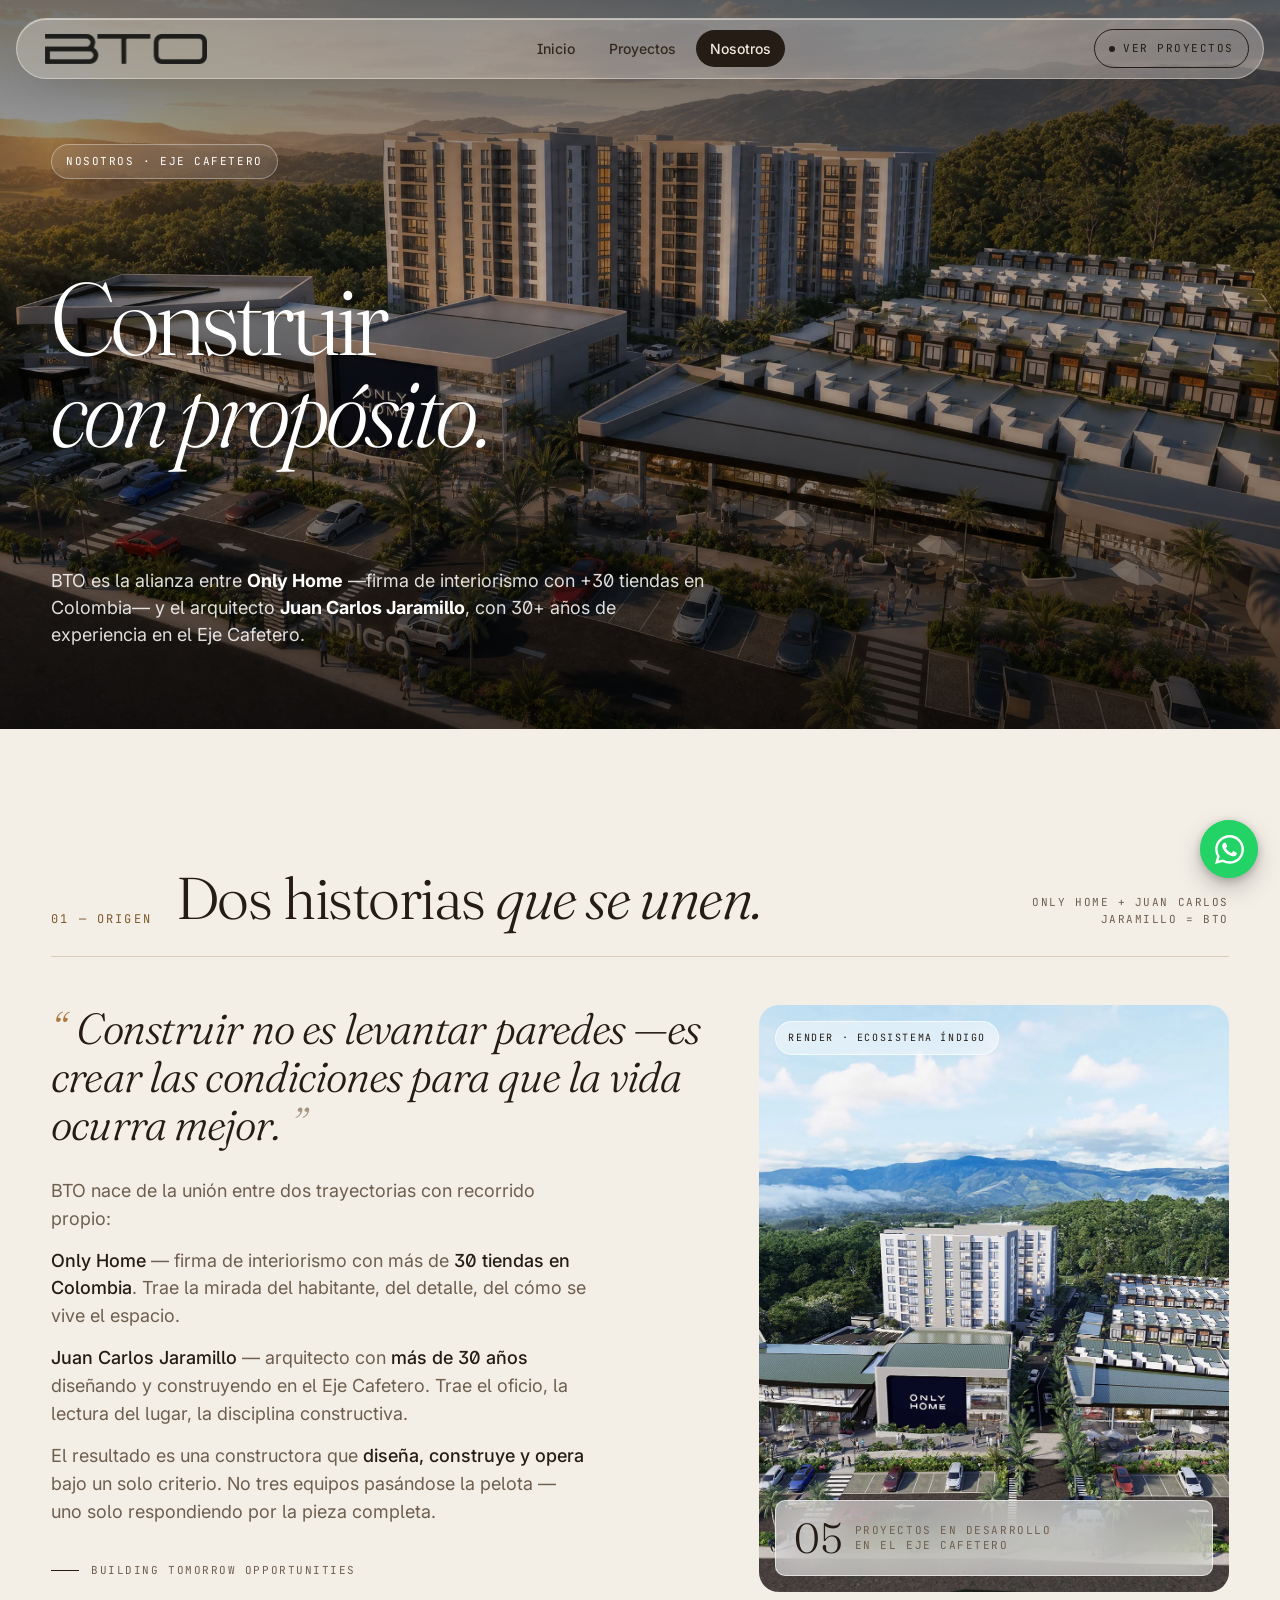
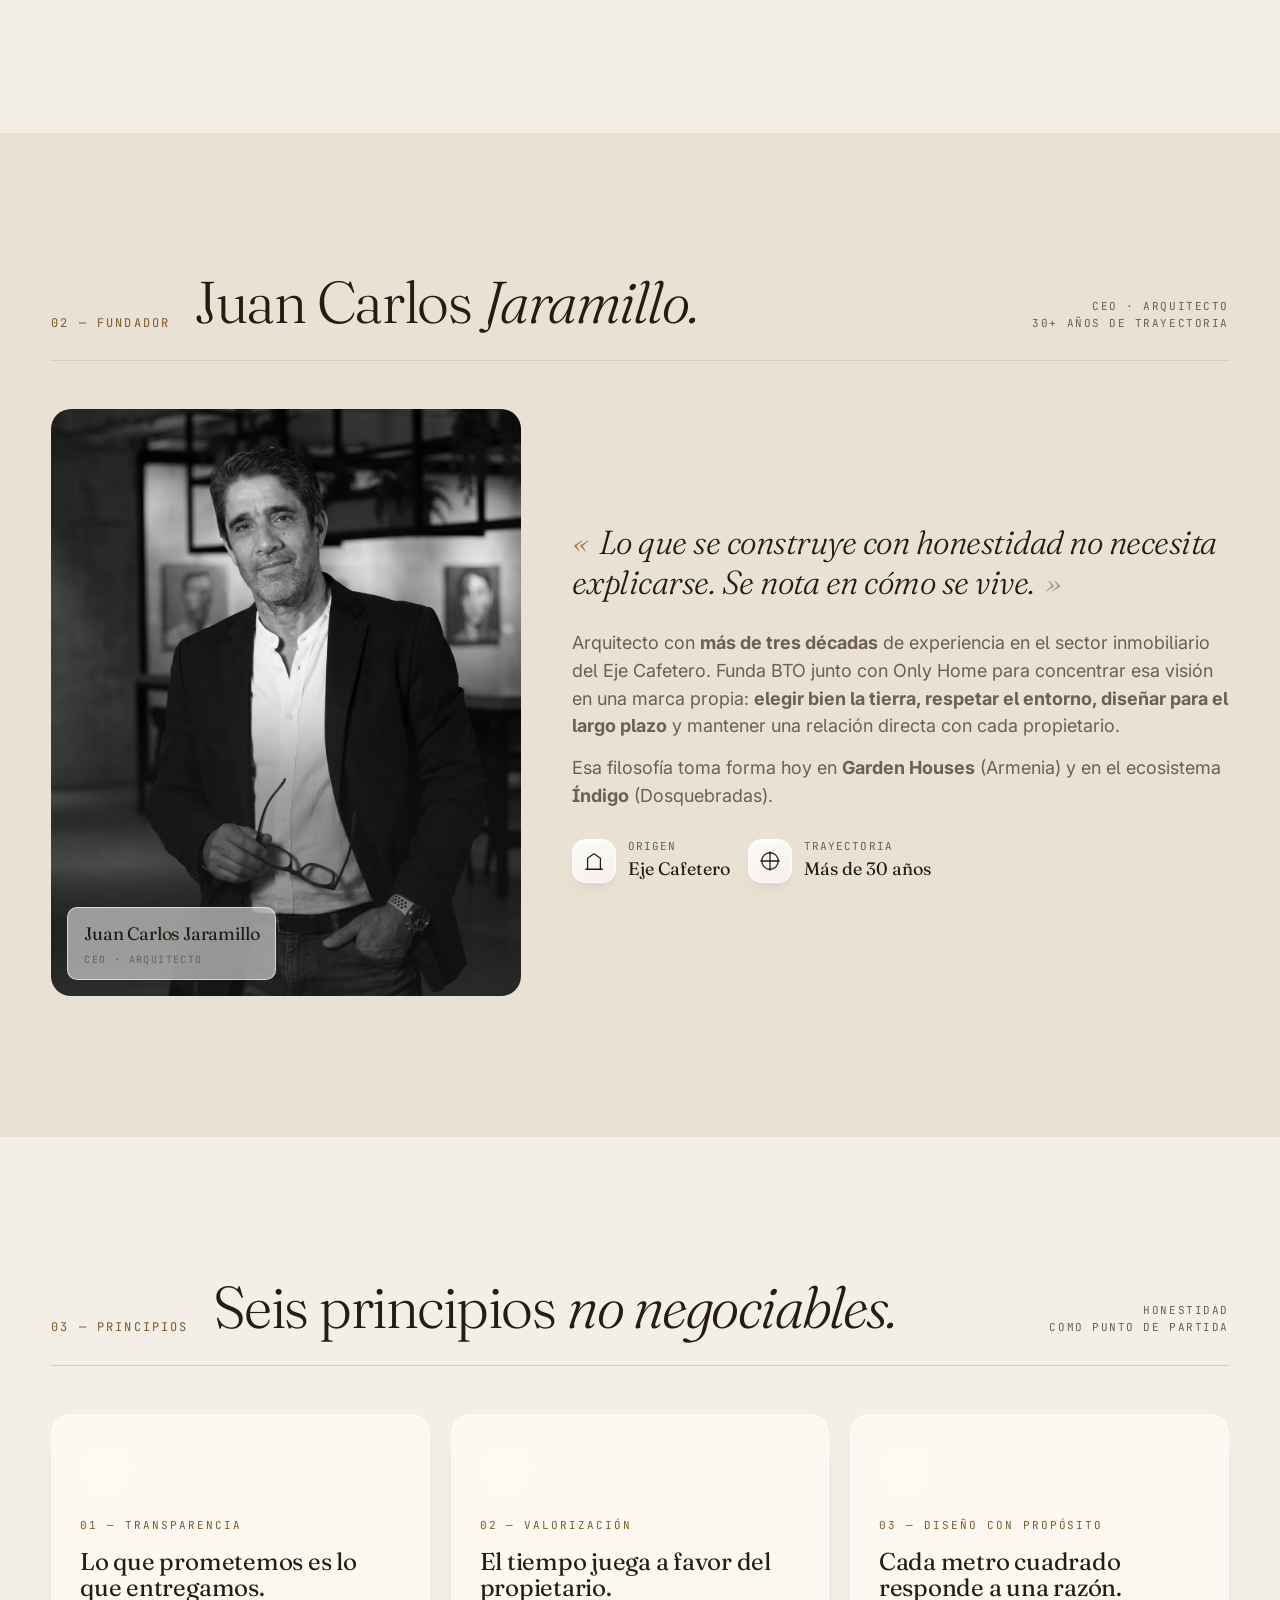
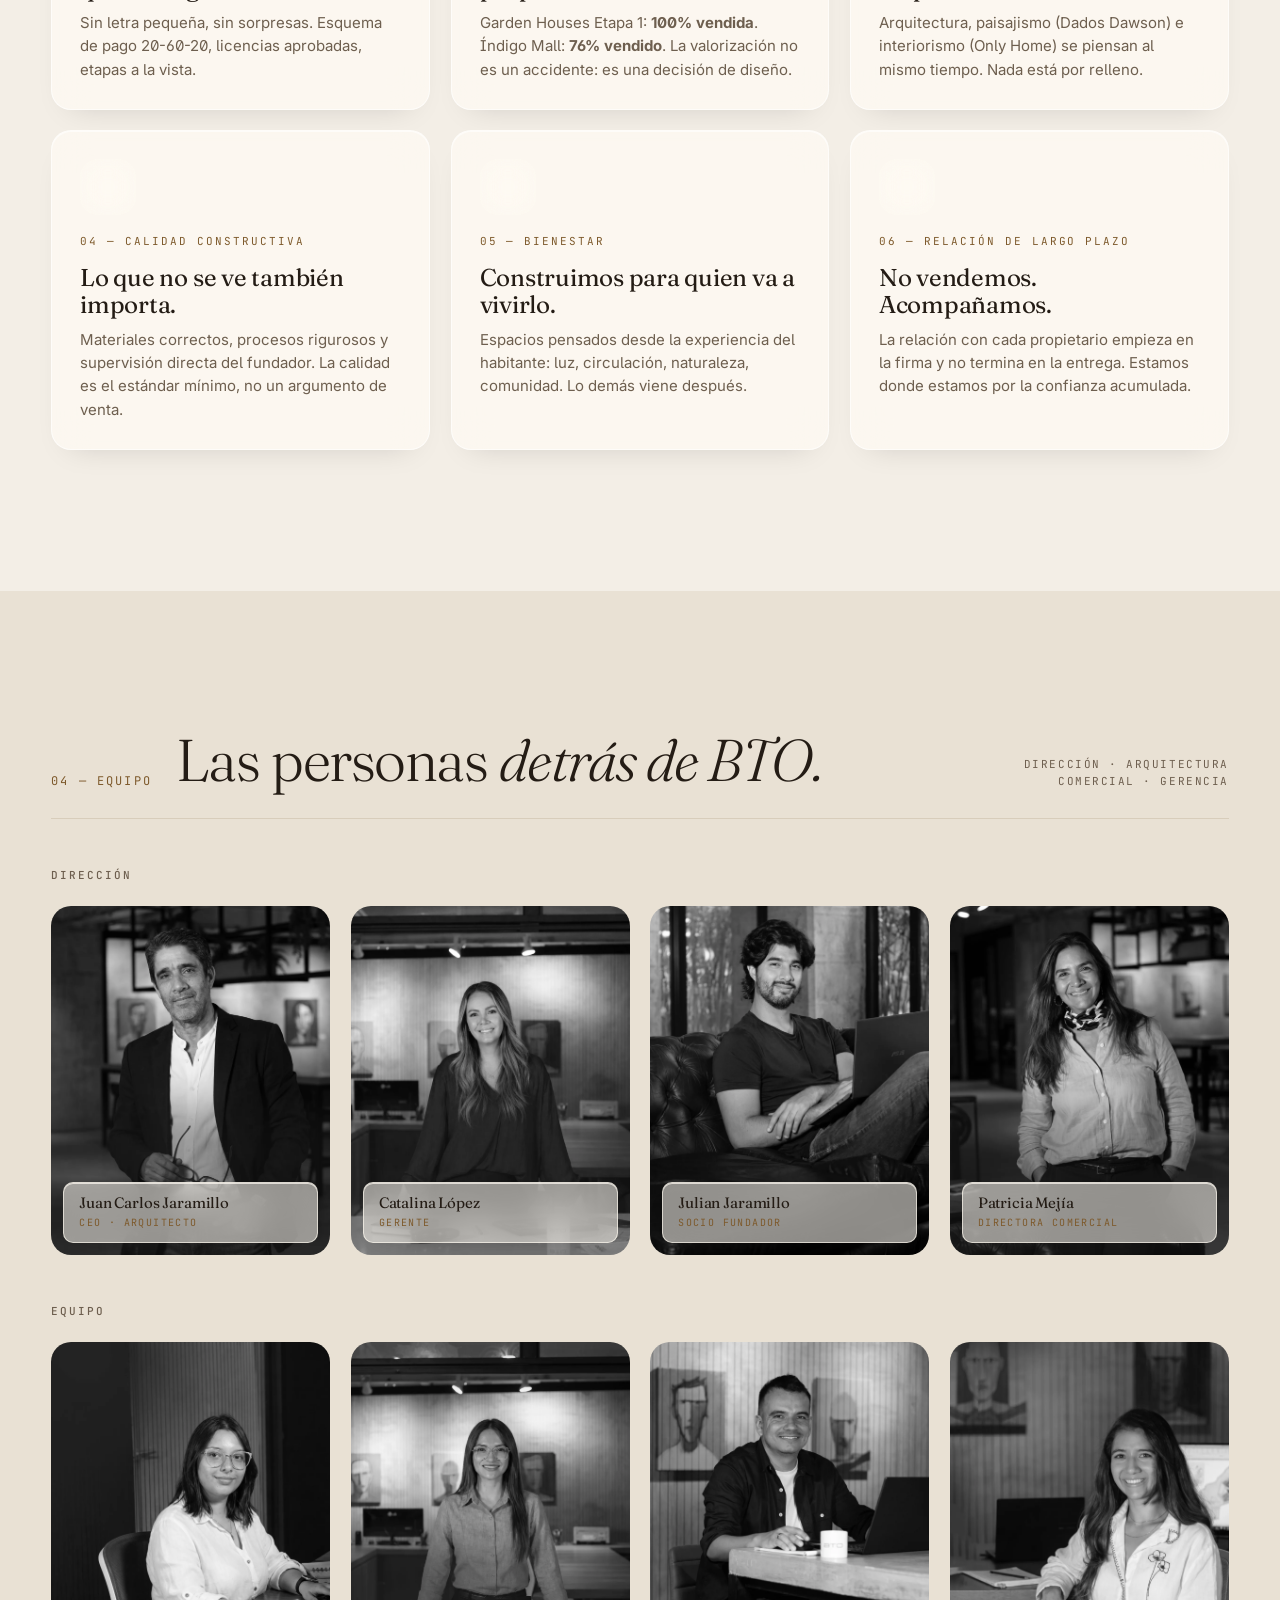
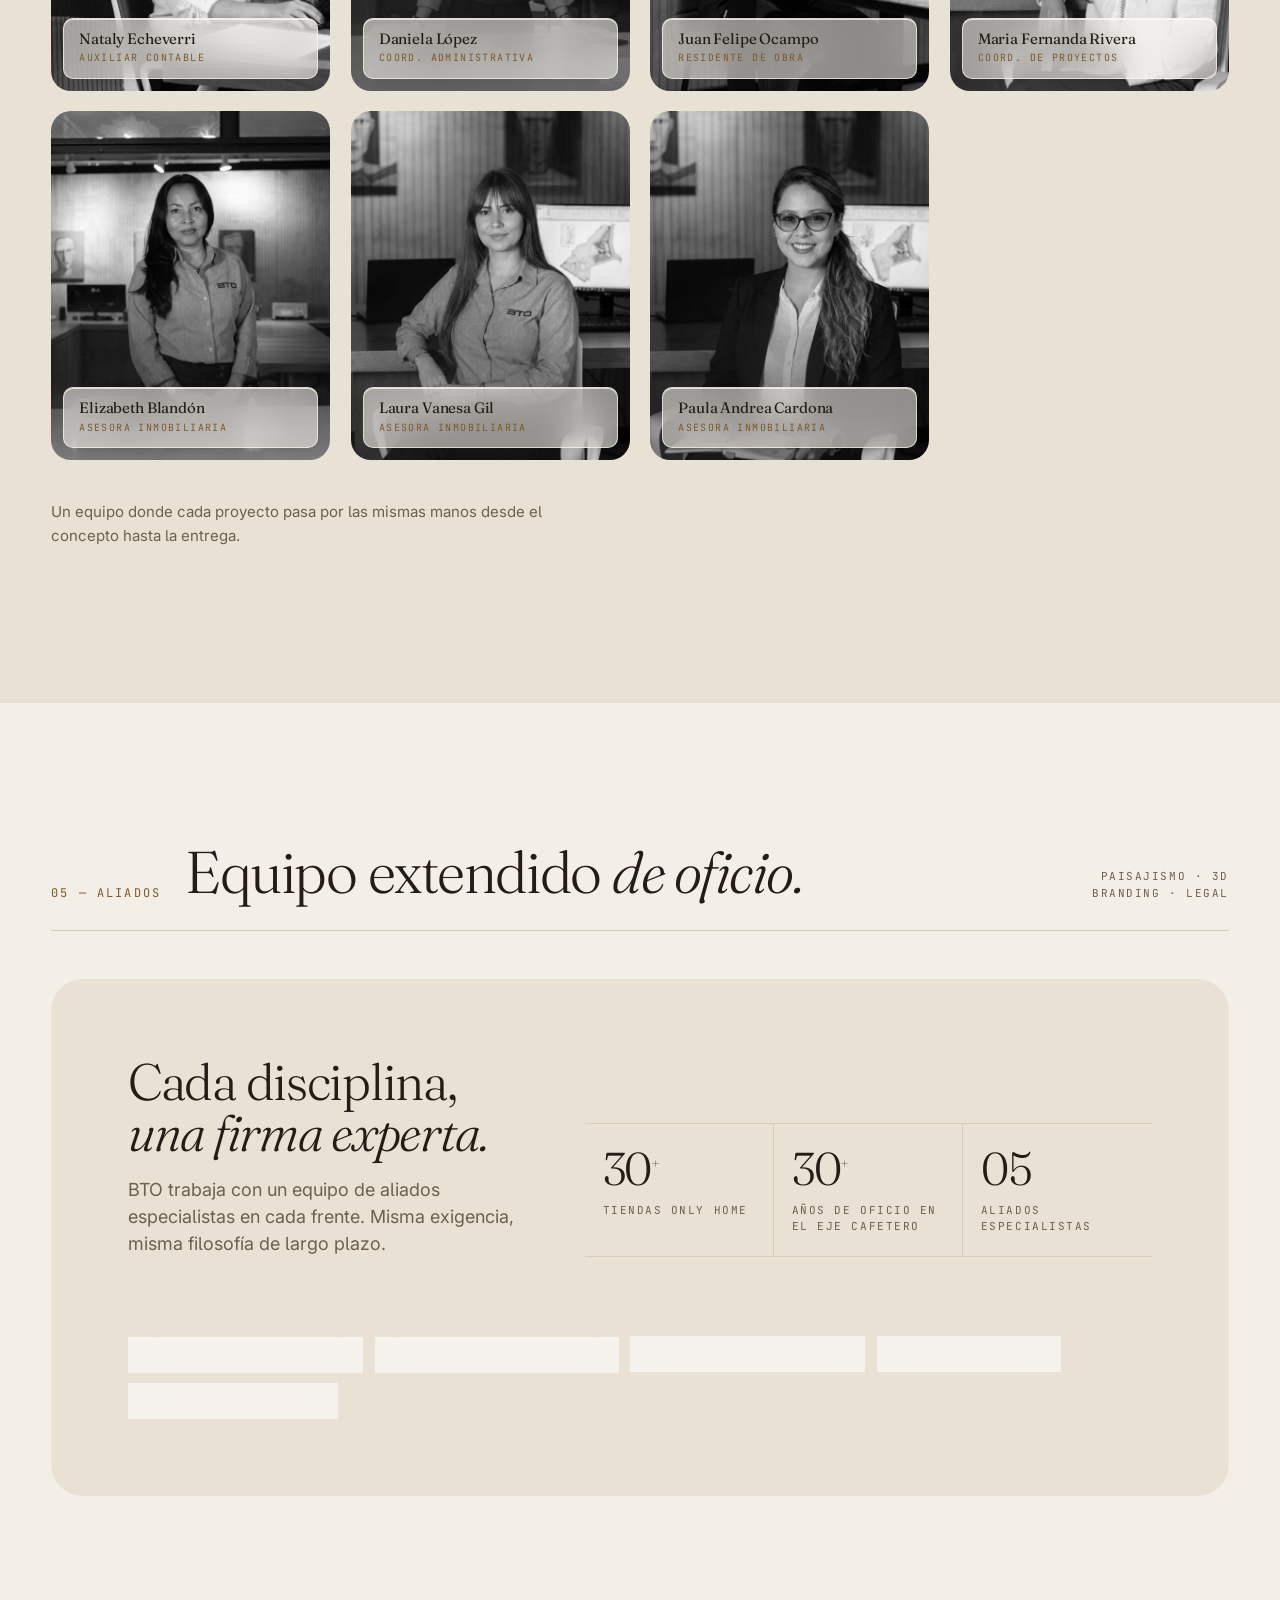
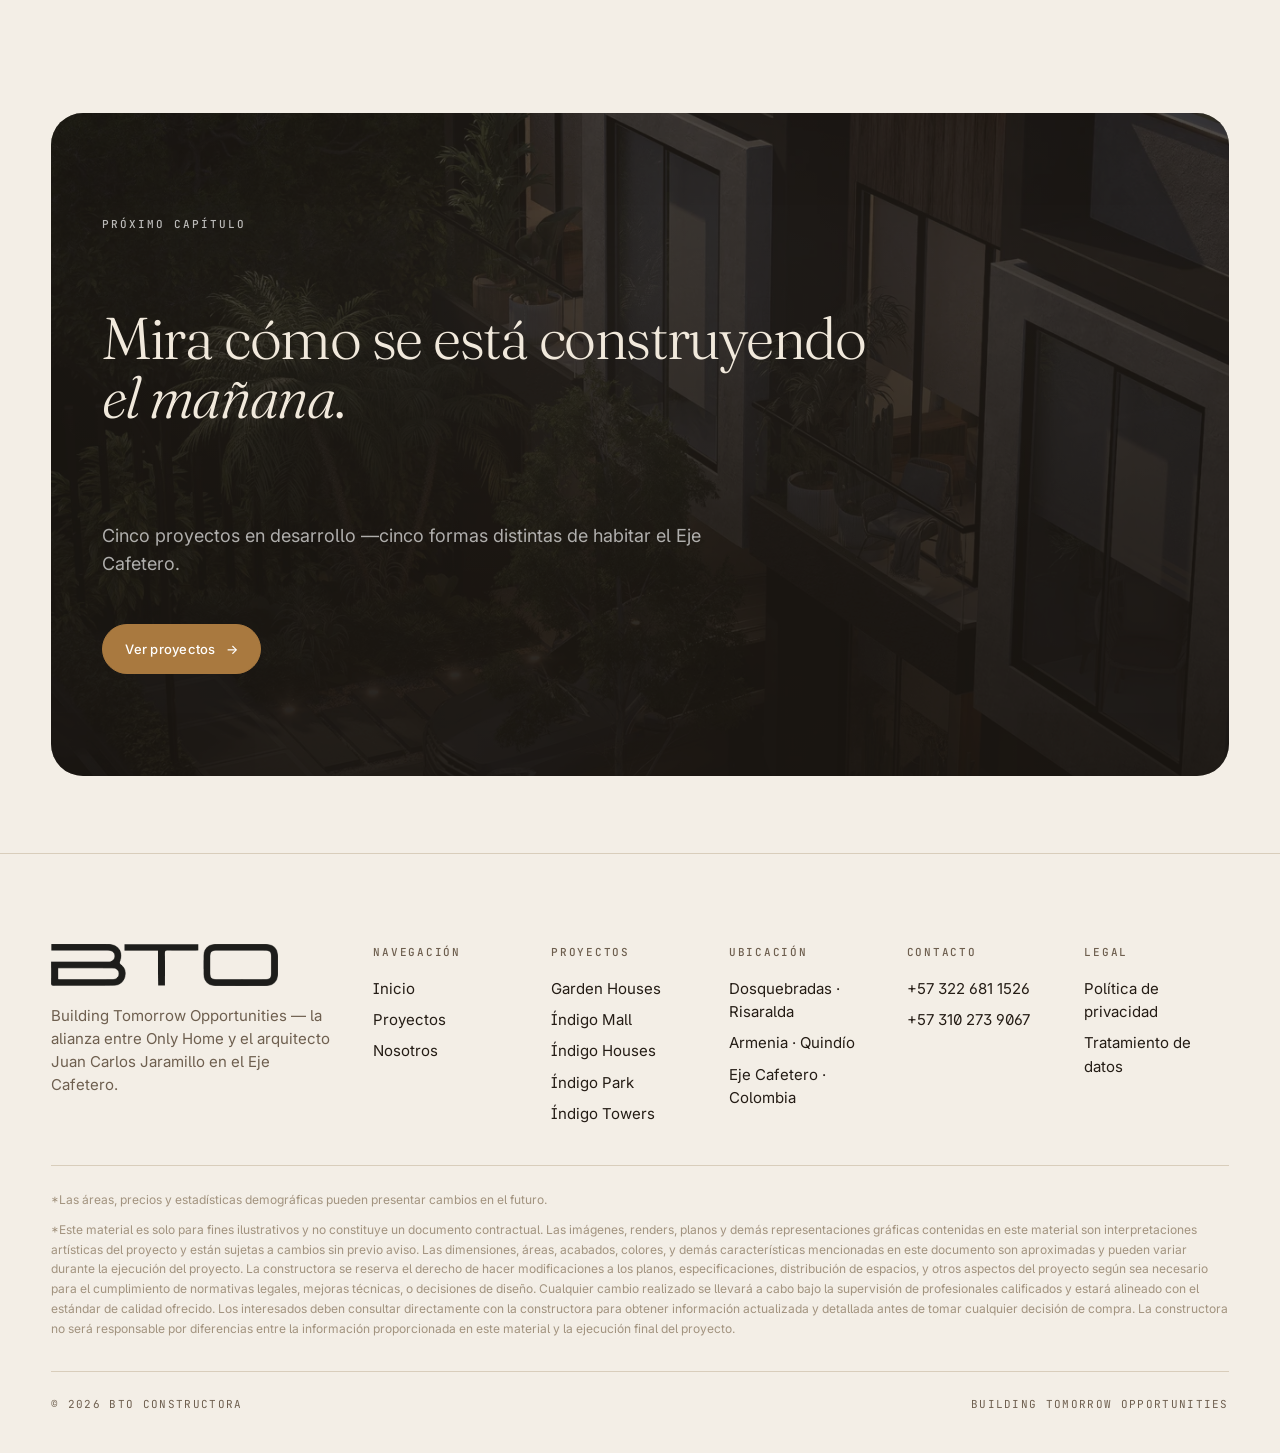
<file: nosotros.html>
<!doctype html>
<html lang="es">
<head>
<meta charset="utf-8" />
<meta name="viewport" content="width=device-width, initial-scale=1" />
<title>Nosotros — BTO Constructora</title>
<meta name="description" content="BTO Constructora: la alianza entre Only Home y el arquitecto Juan Carlos Jaramillo (30+ años de experiencia). Equipo, filosofía y trayectoria en el Eje Cafetero." />
<link rel="preconnect" href="https://fonts.googleapis.com">
<link rel="preconnect" href="https://fonts.gstatic.com" crossorigin>
<link href="https://fonts.googleapis.com/css2?family=Fraunces:ital,opsz,wght@0,9..144,300;0,9..144,400;1,9..144,300;1,9..144,400&family=Inter:wght@400;500;600&family=JetBrains+Mono:wght@400;500&display=swap" rel="stylesheet">
<link rel="stylesheet" href="assets/css/style.css">
</head>
<body>

<nav class="nav" aria-label="Principal">
  <a class="nav__brand" href="index.html">
    <img class="nav__brand-img" src="assets/img/brand/logo-black.png" alt="BTO Constructora">
  </a>
  <div class="nav__links">
    <a class="nav__link" href="index.html">Inicio</a>
    <a class="nav__link" href="proyectos.html">Proyectos</a>
    <a class="nav__link is-active" href="nosotros.html">Nosotros</a>
  </div>
  <a class="nav__cta" href="proyectos.html"><span class="dot"></span>Ver proyectos</a>
  <button class="nav__burger" aria-label="Menú"><span></span></button>
</nav>

<!-- ===== HERO ===== -->
<header class="about-hero">
  <div class="about-hero__media">
    <img src="assets/img/projects/indigo-mall/indigo-mall-render-aereo-completo-luz-dorada-atardecer.webp" alt="BTO Constructora — ecosistema Índigo">
  </div>
  <div class="about-hero__scrim"></div>
  <div class="about-hero__content">
    <div class="hero__chip" style="display:inline-flex; width: max-content;">Nosotros · Eje Cafetero</div>
    <h1 class="display" style="color:#fff; font-size: clamp(56px, 8vw, 148px);">
      Construir<br><em>con propósito.</em>
    </h1>
    <p style="color: rgba(255,255,255,.86); max-width: 60ch; font-size: var(--t-lead); line-height: 1.5;">
      BTO es la alianza entre <strong style="color:#fff;">Only Home</strong> —firma de interiorismo con +30 tiendas en Colombia— y el arquitecto <strong style="color:#fff;">Juan Carlos Jaramillo</strong>, con 30+ años de experiencia en el Eje Cafetero.
    </p>
  </div>
</header>

<!-- ============================================================
     SECCIÓN 01 — Origen
     ============================================================ -->
<section class="section page">
  <div class="container">
    <div class="sec-head reveal">
      <div class="sec-head__num">01 — Origen</div>
      <h2 class="sec-head__title">Dos historias <em>que se unen.</em></h2>
      <div class="sec-head__right">Only Home + Juan Carlos<br>Jaramillo = BTO</div>
    </div>

    <div class="preso reveal">
      <div class="preso__left">
        <blockquote class="preso__quote">
          Construir no es levantar paredes —es <em>crear las condiciones</em> para que la vida ocurra mejor.
        </blockquote>
        <div class="preso__copy">
          <p>BTO nace de la unión entre dos trayectorias con recorrido propio:</p>
          <p><strong>Only Home</strong> — firma de interiorismo con más de <strong>30 tiendas en Colombia</strong>. Trae la mirada del habitante, del detalle, del cómo se vive el espacio.</p>
          <p><strong>Juan Carlos Jaramillo</strong> — arquitecto con <strong>más de 30 años</strong> diseñando y construyendo en el Eje Cafetero. Trae el oficio, la lectura del lugar, la disciplina constructiva.</p>
          <p>El resultado es una constructora que <strong>diseña, construye y opera</strong> bajo un solo criterio. No tres equipos pasándose la pelota — uno solo respondiendo por la pieza completa.</p>
        </div>
        <div class="preso__signature">Building Tomorrow Opportunities</div>
      </div>

      <div class="preso__right">
        <div class="preso__media">
          <span class="preso__chip">Render · Ecosistema Índigo</span>
          <img src="assets/img/projects/indigo-houses/indigo-houses-proyecto-residencial-vista-aerea-master-plan.webp" alt="Master plan Índigo">
          <div class="preso__stat">
            <div class="preso__stat-num">05</div>
            <div class="preso__stat-lbl">Proyectos en desarrollo<br>en el Eje Cafetero</div>
          </div>
        </div>
      </div>
    </div>
  </div>
</section>

<!-- ============================================================
     SECCIÓN 02 — Fundador
     ============================================================ -->
<section class="section page bg-soft">
  <div class="container">
    <div class="sec-head reveal">
      <div class="sec-head__num">02 — Fundador</div>
      <h2 class="sec-head__title">Juan Carlos <em>Jaramillo.</em></h2>
      <div class="sec-head__right">CEO · Arquitecto<br>30+ años de trayectoria</div>
    </div>

    <div class="founder reveal">
      <div class="founder__media">
        <img src="assets/img/team/juan-carlos-jaramillo.webp" alt="Juan Carlos Jaramillo, CEO y arquitecto de BTO Constructora">
        <div class="founder__badge">
          <div class="n">Juan Carlos Jaramillo</div>
          <div class="r">CEO · Arquitecto</div>
        </div>
      </div>
      <div class="founder__body">
        <blockquote>
          Lo que se construye con honestidad no necesita explicarse. Se nota en cómo se vive.
        </blockquote>
        <p>Arquitecto con <strong>más de tres décadas</strong> de experiencia en el sector inmobiliario del Eje Cafetero. Funda BTO junto con Only Home para concentrar esa visión en una marca propia: <strong>elegir bien la tierra, respetar el entorno, diseñar para el largo plazo</strong> y mantener una relación directa con cada propietario.</p>
        <p>Esa filosofía toma forma hoy en <strong>Garden Houses</strong> (Armenia) y en el ecosistema <strong>Índigo</strong> (Dosquebradas).</p>

        <div style="display:flex; gap: 18px; margin-top: 28px; flex-wrap: wrap;">
          <div style="display:flex; align-items:center; gap:12px;">
            <span class="ficon"><svg viewBox="0 0 24 24"><path d="M3 21h18"/><path d="M5 21V9l7-5 7 5v12"/></svg></span>
            <div>
              <div class="mono" style="color: var(--ink-muted)">Origen</div>
              <div style="font-family: var(--f-display); font-size: 18px;">Eje Cafetero</div>
            </div>
          </div>
          <div style="display:flex; align-items:center; gap:12px;">
            <span class="ficon"><svg viewBox="0 0 24 24"><path d="M12 2v20"/><path d="M2 12h20"/><circle cx="12" cy="12" r="9"/></svg></span>
            <div>
              <div class="mono" style="color: var(--ink-muted)">Trayectoria</div>
              <div style="font-family: var(--f-display); font-size: 18px;">Más de 30 años</div>
            </div>
          </div>
        </div>
      </div>
    </div>
  </div>
</section>

<!-- ============================================================
     SECCIÓN 03 — Principios
     ============================================================ -->
<section class="section page">
  <div class="container">
    <div class="sec-head reveal">
      <div class="sec-head__num">03 — Principios</div>
      <h2 class="sec-head__title">Seis principios <em>no negociables.</em></h2>
      <div class="sec-head__right">Honestidad<br>como punto de partida</div>
    </div>

    <div class="principles reveal">
      <div class="principle">
        <span class="ficon lg"><svg viewBox="0 0 24 24"><path d="M3 12a9 9 0 0118 0v0a9 9 0 01-18 0z"/><path d="M8.5 12.5l2.5 2.5 4.5-5"/></svg></span>
        <div class="principle__num" style="margin-top: 18px;">01 — Transparencia</div>
        <h3 class="principle__title">Lo que prometemos es lo que entregamos.</h3>
        <p class="principle__body">Sin letra pequeña, sin sorpresas. Esquema de pago 20-60-20, licencias aprobadas, etapas a la vista.</p>
      </div>

      <div class="principle">
        <span class="ficon lg"><svg viewBox="0 0 24 24"><path d="M4 20l5-8 4 5 3-4 4 7"/><path d="M4 20h16"/><circle cx="17" cy="6" r="2.2"/></svg></span>
        <div class="principle__num" style="margin-top: 18px;">02 — Valorización</div>
        <h3 class="principle__title">El tiempo juega a favor del propietario.</h3>
        <p class="principle__body">Garden Houses Etapa 1: <strong>100% vendida</strong>. Índigo Mall: <strong>76% vendido</strong>. La valorización no es un accidente: es una decisión de diseño.</p>
      </div>

      <div class="principle">
        <span class="ficon lg"><svg viewBox="0 0 24 24"><circle cx="12" cy="12" r="9"/><path d="M12 3v18"/><path d="M3 12c5 -4 13 -4 18 0"/><path d="M3 12c5 4 13 4 18 0"/></svg></span>
        <div class="principle__num" style="margin-top: 18px;">03 — Diseño con propósito</div>
        <h3 class="principle__title">Cada metro cuadrado responde a una razón.</h3>
        <p class="principle__body">Arquitectura, paisajismo (Dados Dawson) e interiorismo (Only Home) se piensan al mismo tiempo. Nada está por relleno.</p>
      </div>

      <div class="principle">
        <span class="ficon lg"><svg viewBox="0 0 24 24"><rect x="4" y="5" width="16" height="14" rx="2"/><path d="M4 9h16"/><path d="M8 13h5"/><path d="M8 16h3"/></svg></span>
        <div class="principle__num" style="margin-top: 18px;">04 — Calidad constructiva</div>
        <h3 class="principle__title">Lo que no se ve también importa.</h3>
        <p class="principle__body">Materiales correctos, procesos rigurosos y supervisión directa del fundador. La calidad es el estándar mínimo, no un argumento de venta.</p>
      </div>

      <div class="principle">
        <span class="ficon lg"><svg viewBox="0 0 24 24"><path d="M12 21s-7.5-6-7.5-12a7.5 7.5 0 0115 0c0 6-7.5 12-7.5 12z"/><circle cx="12" cy="9" r="2.5"/></svg></span>
        <div class="principle__num" style="margin-top: 18px;">05 — Bienestar</div>
        <h3 class="principle__title">Construimos para quien va a vivirlo.</h3>
        <p class="principle__body">Espacios pensados desde la experiencia del habitante: luz, circulación, naturaleza, comunidad. Lo demás viene después.</p>
      </div>

      <div class="principle">
        <span class="ficon lg"><svg viewBox="0 0 24 24"><path d="M3 12h4l3 -8 4 16 3 -8h4"/></svg></span>
        <div class="principle__num" style="margin-top: 18px;">06 — Relación de largo plazo</div>
        <h3 class="principle__title">No vendemos. Acompañamos.</h3>
        <p class="principle__body">La relación con cada propietario empieza en la firma y no termina en la entrega. Estamos donde estamos por la confianza acumulada.</p>
      </div>
    </div>
  </div>
</section>

<!-- ============================================================
     SECCIÓN 04 — Equipo (4 miembros con datos reales)
     ============================================================ -->
<section class="section page bg-soft">
  <div class="container">
    <div class="sec-head reveal">
      <div class="sec-head__num">04 — Equipo</div>
      <h2 class="sec-head__title">Las personas <em>detrás de BTO.</em></h2>
      <div class="sec-head__right">Dirección · Arquitectura<br>Comercial · Gerencia</div>
    </div>

    <div class="eyebrow reveal" style="margin-bottom: 22px;">Dirección</div>
    <div class="team-4 reveal">
      <article class="member">
        <div class="member__media">
          <img src="assets/img/team/juan-carlos-jaramillo.webp" alt="Juan Carlos Jaramillo, CEO y Arquitecto de BTO Constructora">
          <div class="member__overlay"><span class="n">Juan Carlos Jaramillo</span><span class="r">CEO · Arquitecto</span></div>
        </div>
      </article>
      <article class="member">
        <div class="member__media">
          <img src="assets/img/team/catalina-lopez.webp" alt="Catalina López, Gerente">
          <div class="member__overlay"><span class="n">Catalina López</span><span class="r">Gerente</span></div>
        </div>
      </article>
      <article class="member">
        <div class="member__media">
          <img src="assets/img/team/julian-jaramillo.webp" alt="Julian Jaramillo, Socio Fundador">
          <div class="member__overlay"><span class="n">Julian Jaramillo</span><span class="r">Socio Fundador</span></div>
        </div>
      </article>
      <article class="member">
        <div class="member__media">
          <img src="assets/img/team/patricia-mejia.webp" alt="Patricia Mejía, Directora Comercial">
          <div class="member__overlay"><span class="n">Patricia Mejía</span><span class="r">Directora Comercial</span></div>
        </div>
      </article>
    </div>

    <div class="eyebrow reveal" style="margin: 48px 0 22px;">Equipo</div>
    <div class="team-4 reveal">
      <article class="member">
        <div class="member__media">
          <img src="assets/img/team/nataly-echeverri.webp" alt="Nataly Echeverri, Auxiliar Contable">
          <div class="member__overlay"><span class="n">Nataly Echeverri</span><span class="r">Auxiliar Contable</span></div>
        </div>
      </article>
      <article class="member">
        <div class="member__media">
          <img src="assets/img/team/daniela-lopez.webp" alt="Daniela López, Coordinadora Administrativa">
          <div class="member__overlay"><span class="n">Daniela López</span><span class="r">Coord. Administrativa</span></div>
        </div>
      </article>
      <article class="member">
        <div class="member__media">
          <img src="assets/img/team/juan-felipe-ocampo.webp" alt="Juan Felipe Ocampo, Residente de Obra">
          <div class="member__overlay"><span class="n">Juan Felipe Ocampo</span><span class="r">Residente de Obra</span></div>
        </div>
      </article>
      <article class="member">
        <div class="member__media">
          <img src="assets/img/team/maria-fernanda-rivera.webp" alt="Maria Fernanda Rivera, Coordinadora de Proyectos">
          <div class="member__overlay"><span class="n">Maria Fernanda Rivera</span><span class="r">Coord. de Proyectos</span></div>
        </div>
      </article>
      <article class="member">
        <div class="member__media">
          <img src="assets/img/team/elizabeth-blandon.webp" alt="Elizabeth Blandón, Asesora Inmobiliaria">
          <div class="member__overlay"><span class="n">Elizabeth Blandón</span><span class="r">Asesora Inmobiliaria</span></div>
        </div>
      </article>
      <article class="member">
        <div class="member__media">
          <img src="assets/img/team/laura-vanesa-gil.webp" alt="Laura Vanesa Gil, Asesora Inmobiliaria">
          <div class="member__overlay"><span class="n">Laura Vanesa Gil</span><span class="r">Asesora Inmobiliaria</span></div>
        </div>
      </article>
      <article class="member">
        <div class="member__media">
          <img src="assets/img/team/paula-andrea-cardona.webp" alt="Paula Andrea Cardona, Asesora Inmobiliaria">
          <div class="member__overlay"><span class="n">Paula Andrea Cardona</span><span class="r">Asesora Inmobiliaria</span></div>
        </div>
      </article>
    </div>

    <p class="muted reveal" style="margin-top: 40px; max-width: 60ch;">
      Un equipo donde cada proyecto pasa por las mismas manos desde el concepto hasta la entrega.
    </p>
  </div>
</section>

<!-- ============================================================
     SECCIÓN 05 — Aliados / Partners
     ============================================================ -->
<section class="section page">
  <div class="container">
    <div class="sec-head reveal">
      <div class="sec-head__num">05 — Aliados</div>
      <h2 class="sec-head__title">Equipo extendido <em>de oficio.</em></h2>
      <div class="sec-head__right">Paisajismo · 3D<br>Branding · Legal</div>
    </div>

    <div class="trust reveal">
      <div>
        <h3 class="trust__title">Cada disciplina, <em>una firma experta.</em></h3>
        <p class="trust__lead">BTO trabaja con un equipo de aliados especialistas en cada frente. Misma exigencia, misma filosofía de largo plazo.</p>
      </div>
      <div class="trust__stats">
        <div class="trust__stat">
          <div class="trust__stat-num">30<sup>+</sup></div>
          <div class="trust__stat-lbl">Tiendas Only Home</div>
        </div>
        <div class="trust__stat">
          <div class="trust__stat-num">30<sup>+</sup></div>
          <div class="trust__stat-lbl">Años de oficio en el Eje Cafetero</div>
        </div>
        <div class="trust__stat">
          <div class="trust__stat-num">05</div>
          <div class="trust__stat-lbl">Aliados especialistas</div>
        </div>
      </div>

      <div class="trust__partners">
        <span class="trust__partner">Only Home · Interiorismo</span>
        <span class="trust__partner">Dados Dawson · Paisajismo</span>
        <span class="trust__partner">Noddo · Visualización 3D</span>
        <span class="trust__partner">Sysmico · Branding</span>
        <span class="trust__partner">1804 Abogadas · Legal</span>
      </div>
    </div>
  </div>
</section>

<!-- ===== DARK BAND CTA ===== -->
<section class="page" style="padding-block: clamp(40px, 6vw, 80px);">
  <div class="container">
    <div class="dark-band reveal">
      <div class="dark-band__bg"><img src="assets/img/projects/indigo-houses/indigo-houses-conjunto-vista-aerea-iluminacion-nocturna.webp" alt=""></div>
      <div class="dark-band__inner">
        <div class="eyebrow" style="color: rgba(255,255,255,.7)">Próximo capítulo</div>
        <h2 class="h2" style="max-width: 22ch;">Mira cómo se está construyendo <em>el mañana</em>.</h2>
        <p class="muted" style="max-width: 56ch; font-size: var(--t-lead);">
          Cinco proyectos en desarrollo —cinco formas distintas de habitar el Eje Cafetero.
        </p>
        <div style="display:flex; gap:14px; flex-wrap: wrap;">
          <a class="btn" href="proyectos.html">Ver proyectos <span class="arrow">→</span></a>
        </div>
      </div>
    </div>
  </div>
</section>

<footer class="footer">
  <div class="footer__grid">
    <div>
      <img src="assets/img/brand/logo-black.png" alt="BTO Constructora" style="height: 42px; width: auto; margin-bottom: 18px;">
      <p class="muted" style="max-width: 38ch;">Building Tomorrow Opportunities — la alianza entre Only Home y el arquitecto Juan Carlos Jaramillo en el Eje Cafetero.</p>
    </div>
    <div><h5>Navegación</h5><ul>
      <li><a href="index.html">Inicio</a></li>
      <li><a href="proyectos.html">Proyectos</a></li>
      <li><a href="nosotros.html">Nosotros</a></li>
    </ul></div>
    <div><h5>Proyectos</h5><ul>
      <li><a href="proyectos/garden-houses.html">Garden Houses</a></li>
      <li><a href="proyectos/indigo-mall.html">Índigo Mall</a></li>
      <li><a href="proyectos/indigo-houses.html">Índigo Houses</a></li>
      <li><a href="proyectos/indigo-park.html">Índigo Park</a></li>
      <li><a href="proyectos/indigo-towers.html">Índigo Towers</a></li>
    </ul></div>
    <div><h5>Ubicación</h5><ul>
      <li>Dosquebradas · Risaralda</li><li>Armenia · Quindío</li><li>Eje Cafetero · Colombia</li>
    </ul></div>
    <div><h5>Contacto</h5><ul>
      <li><a href="tel:+573226811526">+57 322 681 1526</a></li>
      <li><a href="tel:+573102739067">+57 310 273 9067</a></li>
    </ul></div>
    <div><h5>Legal</h5><ul>
      <li><a href="legal/politica-tratamiento-datos.html">Política de privacidad</a></li>
      <li><a href="legal/autorizacion-tratamiento-datos.html">Tratamiento de datos</a></li>
    </ul></div>
  </div>

  <div class="footer__disclaimer">
    <p>*Las áreas, precios y estadísticas demográficas pueden presentar cambios en el futuro.</p>
    <p>*Este material es solo para fines ilustrativos y no constituye un documento contractual. Las imágenes, renders, planos y demás representaciones gráficas contenidas en este material son interpretaciones artísticas del proyecto y están sujetas a cambios sin previo aviso. Las dimensiones, áreas, acabados, colores, y demás características mencionadas en este documento son aproximadas y pueden variar durante la ejecución del proyecto. La constructora se reserva el derecho de hacer modificaciones a los planos, especificaciones, distribución de espacios, y otros aspectos del proyecto según sea necesario para el cumplimiento de normativas legales, mejoras técnicas, o decisiones de diseño. Cualquier cambio realizado se llevará a cabo bajo la supervisión de profesionales calificados y estará alineado con el estándar de calidad ofrecido. Los interesados deben consultar directamente con la constructora para obtener información actualizada y detallada antes de tomar cualquier decisión de compra. La constructora no será responsable por diferencias entre la información proporcionada en este material y la ejecución final del proyecto.</p>
  </div>

  <div class="footer__bottom">
    <span>© 2026 BTO Constructora</span>
    <span>Building Tomorrow Opportunities</span>
  </div>
</footer>

<!-- WhatsApp floating button -->
<a class="whatsapp-float" href="https://wa.me/573226811526?text=Hola%2C%20quiero%20más%20información%20sobre%20los%20proyectos%20de%20BTO%20Constructora." target="_blank" rel="noopener" aria-label="Escríbenos por WhatsApp">
  <span class="whatsapp-float__pulse" aria-hidden="true"></span>
  <svg viewBox="0 0 24 24" aria-hidden="true"><path d="M17.472 14.382c-.297-.149-1.758-.867-2.03-.967-.273-.099-.471-.148-.67.15-.197.297-.767.966-.94 1.164-.173.199-.347.223-.644.075-.297-.15-1.255-.463-2.39-1.475-.883-.788-1.48-1.761-1.653-2.059-.173-.297-.018-.458.13-.606.134-.133.298-.347.446-.52.149-.174.198-.298.298-.497.099-.198.05-.371-.025-.52-.075-.149-.669-1.612-.916-2.207-.242-.579-.487-.5-.669-.51-.173-.008-.371-.01-.57-.01-.198 0-.52.074-.792.372-.272.297-1.04 1.016-1.04 2.479 0 1.462 1.065 2.875 1.213 3.074.149.198 2.096 3.2 5.077 4.487.709.306 1.262.489 1.694.625.712.227 1.36.195 1.871.118.571-.085 1.758-.719 2.006-1.413.248-.694.248-1.289.173-1.413-.074-.124-.272-.198-.57-.347z"/><path d="M12.05 21.785h-.004a9.87 9.87 0 01-5.031-1.378l-.361-.214-3.741.982.998-3.648-.235-.374a9.86 9.86 0 01-1.51-5.26c.001-5.45 4.436-9.885 9.888-9.885 2.64 0 5.122 1.03 6.988 2.898a9.825 9.825 0 012.893 6.994c-.003 5.45-4.437 9.885-9.885 9.885zm8.413-18.297A11.815 11.815 0 0012.05.003C5.495.003.16 5.336.157 11.892a11.86 11.86 0 001.588 5.945L0 24l6.304-1.654a11.888 11.888 0 005.741 1.464h.005c6.554 0 11.89-5.334 11.893-11.891a11.821 11.821 0 00-3.48-8.431z"/></svg>
</a>

<script src="assets/js/main.js"></script>
</body>
</html>
</file>
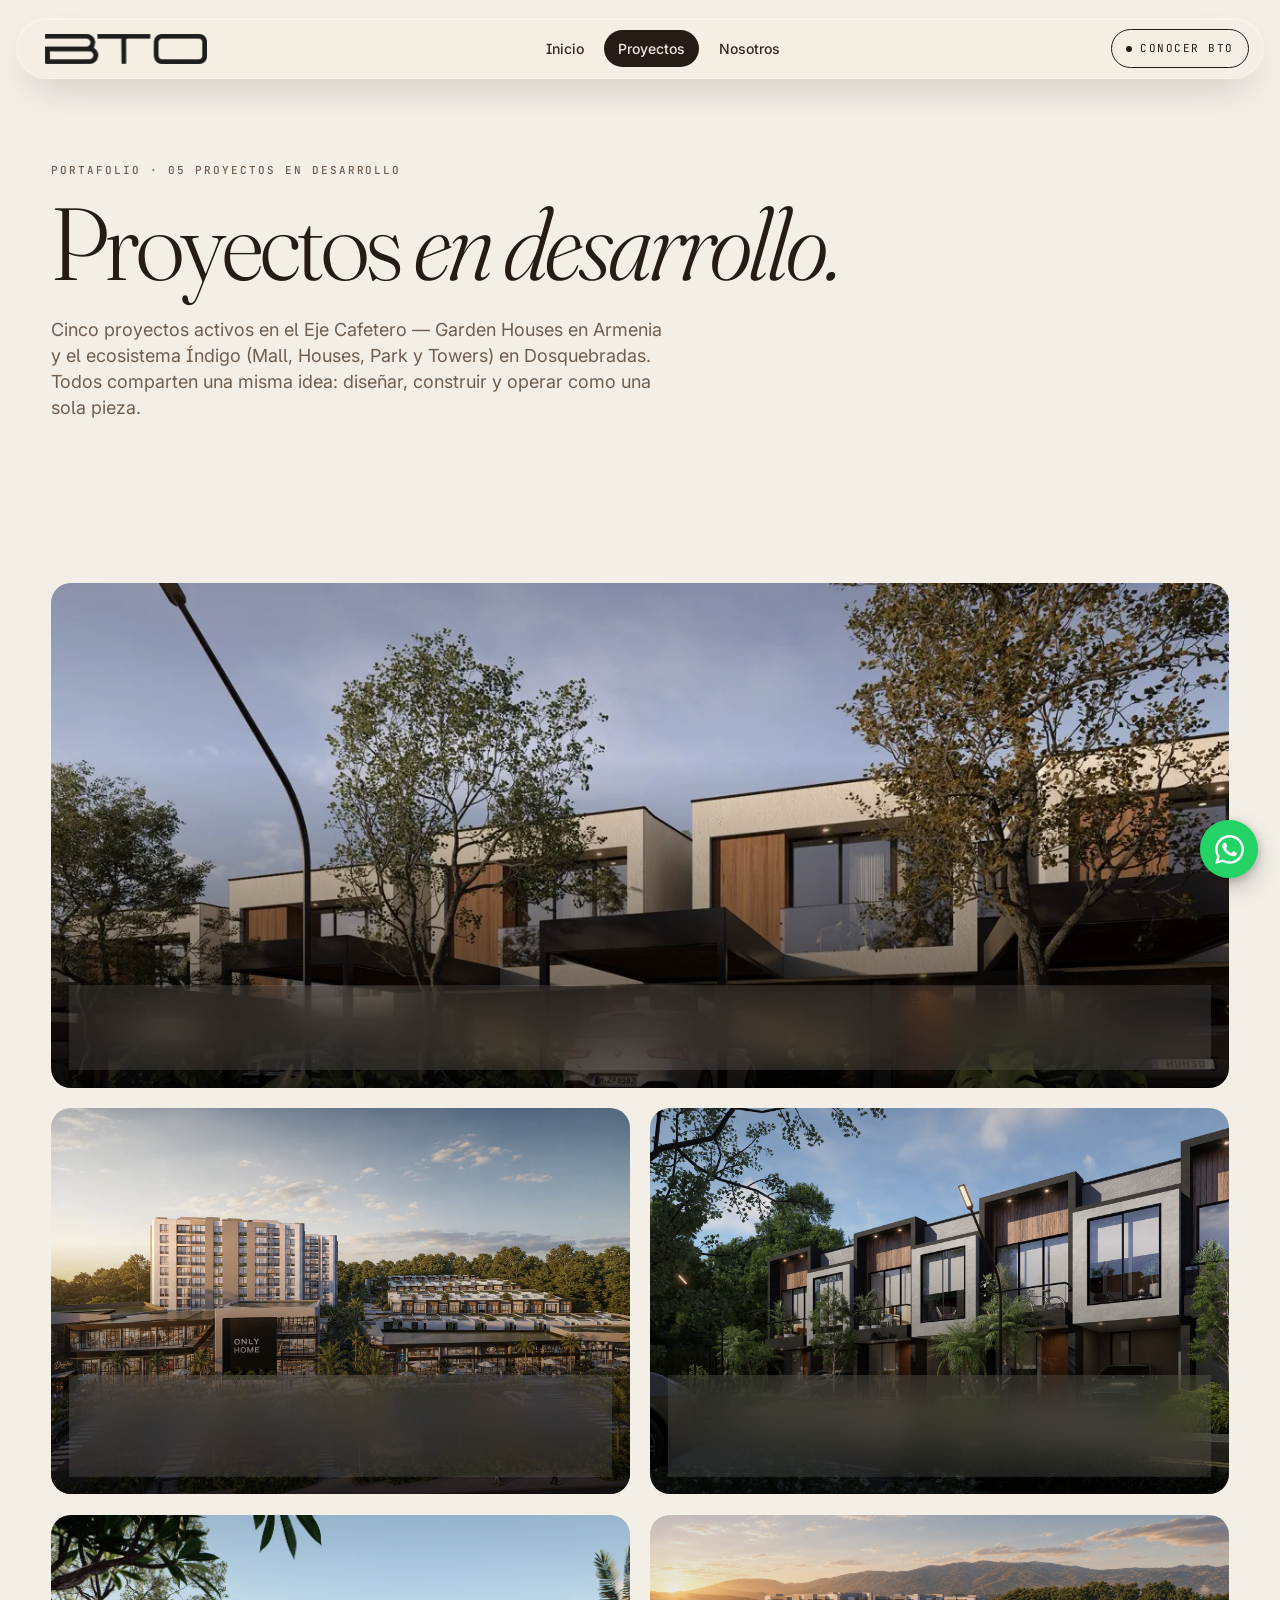
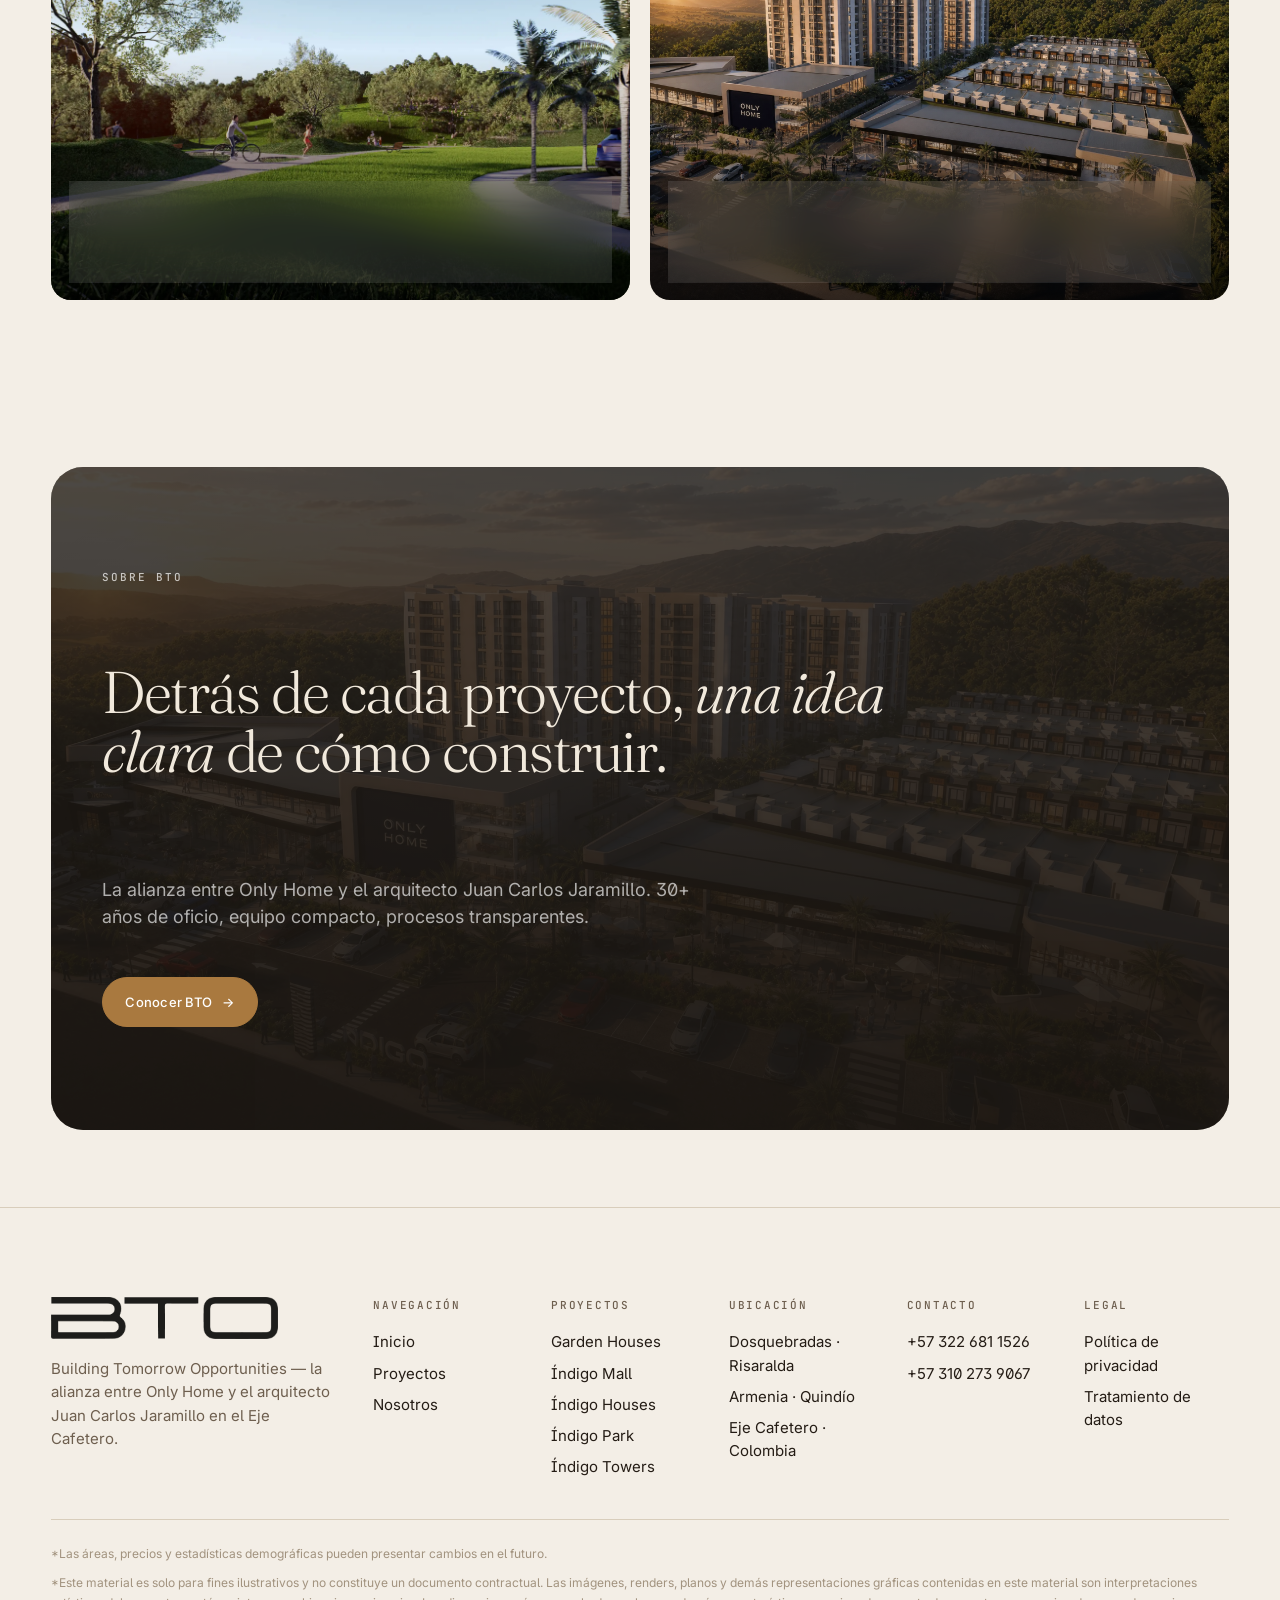
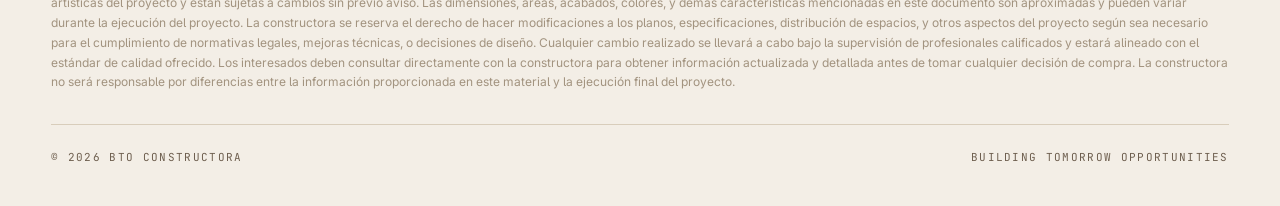
<file: proyectos.html>
<!doctype html>
<html lang="es">
<head>
<meta charset="utf-8" />
<meta name="viewport" content="width=device-width, initial-scale=1" />
<title>Proyectos en desarrollo — BTO Constructora</title>
<meta name="description" content="Cinco proyectos en desarrollo en el Eje Cafetero: Garden Houses (Armenia), Índigo Mall, Índigo Houses, Índigo Park e Índigo Towers (Dosquebradas)." />
<link rel="preconnect" href="https://fonts.googleapis.com">
<link rel="preconnect" href="https://fonts.gstatic.com" crossorigin>
<link href="https://fonts.googleapis.com/css2?family=Fraunces:ital,opsz,wght@0,9..144,300;0,9..144,400;1,9..144,300;1,9..144,400&family=Inter:wght@400;500;600&family=JetBrains+Mono:wght@400;500&display=swap" rel="stylesheet">
<link rel="stylesheet" href="assets/css/style.css">
</head>
<body>

<nav class="nav" aria-label="Principal">
  <a class="nav__brand" href="index.html">
    <img class="nav__brand-img" src="assets/img/brand/logo-black.png" alt="BTO Constructora">
  </a>
  <div class="nav__links">
    <a class="nav__link" href="index.html">Inicio</a>
    <a class="nav__link is-active" href="proyectos.html">Proyectos</a>
    <a class="nav__link" href="nosotros.html">Nosotros</a>
  </div>
  <a class="nav__cta" href="nosotros.html"><span class="dot"></span>Conocer BTO</a>
  <button class="nav__burger" aria-label="Menú"><span></span></button>
</nav>

<!-- Page header -->
<section class="page" style="padding: clamp(140px, 18vh, 200px) clamp(20px, 4vw, 64px) clamp(40px, 6vh, 80px);">
  <div class="container">
    <div class="reveal">
      <div class="eyebrow">Portafolio · 05 proyectos en desarrollo</div>
      <h1 class="display" style="font-size: clamp(56px, 8vw, 148px); margin: 18px 0 28px;">
        Proyectos <em>en desarrollo.</em>
      </h1>
      <p class="lead muted">Cinco proyectos activos en el Eje Cafetero — Garden Houses en Armenia y el ecosistema Índigo (Mall, Houses, Park y Towers) en Dosquebradas. Todos comparten una misma idea: diseñar, construir y operar como una sola pieza.</p>
    </div>
  </div>
</section>

<!-- Projects grid (large) -->
<section class="page section-tight">
  <div class="container">
    <div class="projects-grid">
      <!-- Garden Houses - full width featured -->
      <a class="project-card span-12 wide reveal" href="proyectos/garden-houses.html">
        <span class="project-card__badge">Armenia · Etapa 2 abierta</span>
        <div class="project-card__media">
          <img src="assets/img/projects/garden-houses/fachada-casa-sinerx-01.webp" alt="Garden Houses — render">
          <div class="project-card__scrim"></div>
        </div>
        <div class="project-card__caption">
          <div>
            <div class="project-card__title">Garden <em>Houses</em></div>
            <div class="project-card__meta">Armenia · 33 casas · Etapa 1 100% vendida · Desde $945M COP</div>
          </div>
          <span class="project-card__cta">Ver proyecto →</span>
        </div>
      </a>

      <!-- Indigo Mall -->
      <a class="project-card span-6 r32 reveal" href="proyectos/indigo-mall.html">
        <span class="project-card__badge">Comercial · 76% vendido</span>
        <div class="project-card__media">
          <img src="assets/img/projects/indigo-mall/indigo-mall-render-aereo-atardecer-complejo-comercial.webp" alt="Índigo Mall — render">
          <div class="project-card__scrim"></div>
        </div>
        <div class="project-card__caption">
          <div>
            <div class="project-card__title">Índigo <em>Mall</em></div>
            <div class="project-card__meta">Strip mall · 26 locales · Av. Ferrocarril · Entrega 2027</div>
          </div>
          <span class="project-card__cta">Ver proyecto →</span>
        </div>
      </a>

      <!-- Indigo Houses -->
      <a class="project-card span-6 r32 reveal" href="proyectos/indigo-houses.html">
        <span class="project-card__badge">Residencial · Etapa 2</span>
        <div class="project-card__media">
          <img src="assets/img/projects/indigo-houses/indigo-houses-fachadas-calle-privada-vista-atardecer.webp" alt="Índigo Houses — render">
          <div class="project-card__scrim"></div>
        </div>
        <div class="project-card__caption">
          <div>
            <div class="project-card__title">Índigo <em>Houses</em></div>
            <div class="project-card__meta">50 townhouses · Frente al parque · Entrega 2028</div>
          </div>
          <span class="project-card__cta">Ver proyecto →</span>
        </div>
      </a>

      <!-- Indigo Park -->
      <a class="project-card span-6 r32 reveal" href="proyectos/indigo-park.html">
        <span class="project-card__badge">Espacio público</span>
        <div class="project-card__media">
          <img src="assets/img/projects/indigo-park/cover.webp" alt="Índigo Park — oasis verde">
          <div class="project-card__scrim"></div>
        </div>
        <div class="project-card__caption">
          <div>
            <div class="project-card__title">Índigo <em>Park</em></div>
            <div class="project-card__meta">12.000 m² de bosque urbano · Running · BBQ · Mascotas</div>
          </div>
          <span class="project-card__cta">Ver proyecto →</span>
        </div>
      </a>

      <!-- Indigo Towers -->
      <a class="project-card span-6 r32 reveal" href="proyectos/indigo-towers.html">
        <span class="project-card__badge soon">Próximamente · Pre-ventas</span>
        <div class="project-card__media">
          <img src="assets/img/projects/indigo-towers/cover.webp" alt="Índigo Towers — render">
          <div class="project-card__scrim"></div>
        </div>
        <div class="project-card__caption">
          <div>
            <div class="project-card__title">Índigo <em>Towers</em></div>
            <div class="project-card__meta">~160 apartamentos · Dosquebradas · Próximo a salir a ventas</div>
          </div>
          <span class="project-card__cta">Ver proyecto →</span>
        </div>
      </a>
    </div>
  </div>
</section>

<!-- Dark CTA -->
<section class="page" style="padding-block: clamp(40px, 6vw, 80px);">
  <div class="container">
    <div class="dark-band reveal">
      <div class="dark-band__bg"><img src="assets/img/projects/indigo-mall/indigo-mall-render-aereo-completo-luz-dorada-atardecer.webp" alt=""></div>
      <div class="dark-band__inner">
        <div class="eyebrow" style="color: rgba(255,255,255,.7)">Sobre BTO</div>
        <h2 class="h2" style="max-width: 22ch;">Detrás de cada proyecto, <em>una idea clara</em> de cómo construir.</h2>
        <p class="muted" style="max-width: 56ch; font-size: var(--t-lead);">La alianza entre Only Home y el arquitecto Juan Carlos Jaramillo. 30+ años de oficio, equipo compacto, procesos transparentes.</p>
        <div><a class="btn" href="nosotros.html">Conocer BTO <span class="arrow">→</span></a></div>
      </div>
    </div>
  </div>
</section>

<footer class="footer">
  <div class="footer__grid">
    <div>
      <img src="assets/img/brand/logo-black.png" alt="BTO Constructora" style="height: 42px; width: auto; margin-bottom: 18px;">
      <p class="muted" style="max-width: 38ch;">Building Tomorrow Opportunities — la alianza entre Only Home y el arquitecto Juan Carlos Jaramillo en el Eje Cafetero.</p>
    </div>
    <div><h5>Navegación</h5><ul>
      <li><a href="index.html">Inicio</a></li><li><a href="proyectos.html">Proyectos</a></li><li><a href="nosotros.html">Nosotros</a></li>
    </ul></div>
    <div><h5>Proyectos</h5><ul>
      <li><a href="proyectos/garden-houses.html">Garden Houses</a></li>
      <li><a href="proyectos/indigo-mall.html">Índigo Mall</a></li>
      <li><a href="proyectos/indigo-houses.html">Índigo Houses</a></li>
      <li><a href="proyectos/indigo-park.html">Índigo Park</a></li>
      <li><a href="proyectos/indigo-towers.html">Índigo Towers</a></li>
    </ul></div>
    <div><h5>Ubicación</h5><ul>
      <li>Dosquebradas · Risaralda</li><li>Armenia · Quindío</li><li>Eje Cafetero · Colombia</li>
    </ul></div>
    <div><h5>Contacto</h5><ul>
      <li><a href="tel:+573226811526">+57 322 681 1526</a></li>
      <li><a href="tel:+573102739067">+57 310 273 9067</a></li>
    </ul></div>
    <div><h5>Legal</h5><ul>
      <li><a href="legal/politica-tratamiento-datos.html">Política de privacidad</a></li>
      <li><a href="legal/autorizacion-tratamiento-datos.html">Tratamiento de datos</a></li>
    </ul></div>
  </div>

  <div class="footer__disclaimer">
    <p>*Las áreas, precios y estadísticas demográficas pueden presentar cambios en el futuro.</p>
    <p>*Este material es solo para fines ilustrativos y no constituye un documento contractual. Las imágenes, renders, planos y demás representaciones gráficas contenidas en este material son interpretaciones artísticas del proyecto y están sujetas a cambios sin previo aviso. Las dimensiones, áreas, acabados, colores, y demás características mencionadas en este documento son aproximadas y pueden variar durante la ejecución del proyecto. La constructora se reserva el derecho de hacer modificaciones a los planos, especificaciones, distribución de espacios, y otros aspectos del proyecto según sea necesario para el cumplimiento de normativas legales, mejoras técnicas, o decisiones de diseño. Cualquier cambio realizado se llevará a cabo bajo la supervisión de profesionales calificados y estará alineado con el estándar de calidad ofrecido. Los interesados deben consultar directamente con la constructora para obtener información actualizada y detallada antes de tomar cualquier decisión de compra. La constructora no será responsable por diferencias entre la información proporcionada en este material y la ejecución final del proyecto.</p>
  </div>

  <div class="footer__bottom"><span>© 2026 BTO Constructora</span><span>Building Tomorrow Opportunities</span></div>
</footer>

<!-- WhatsApp floating button -->
<a class="whatsapp-float" href="https://wa.me/573226811526?text=Hola%2C%20quiero%20más%20información%20sobre%20los%20proyectos%20de%20BTO%20Constructora." target="_blank" rel="noopener" aria-label="Escríbenos por WhatsApp">
  <span class="whatsapp-float__pulse" aria-hidden="true"></span>
  <svg viewBox="0 0 24 24" aria-hidden="true"><path d="M17.472 14.382c-.297-.149-1.758-.867-2.03-.967-.273-.099-.471-.148-.67.15-.197.297-.767.966-.94 1.164-.173.199-.347.223-.644.075-.297-.15-1.255-.463-2.39-1.475-.883-.788-1.48-1.761-1.653-2.059-.173-.297-.018-.458.13-.606.134-.133.298-.347.446-.52.149-.174.198-.298.298-.497.099-.198.05-.371-.025-.52-.075-.149-.669-1.612-.916-2.207-.242-.579-.487-.5-.669-.51-.173-.008-.371-.01-.57-.01-.198 0-.52.074-.792.372-.272.297-1.04 1.016-1.04 2.479 0 1.462 1.065 2.875 1.213 3.074.149.198 2.096 3.2 5.077 4.487.709.306 1.262.489 1.694.625.712.227 1.36.195 1.871.118.571-.085 1.758-.719 2.006-1.413.248-.694.248-1.289.173-1.413-.074-.124-.272-.198-.57-.347z"/><path d="M12.05 21.785h-.004a9.87 9.87 0 01-5.031-1.378l-.361-.214-3.741.982.998-3.648-.235-.374a9.86 9.86 0 01-1.51-5.26c.001-5.45 4.436-9.885 9.888-9.885 2.64 0 5.122 1.03 6.988 2.898a9.825 9.825 0 012.893 6.994c-.003 5.45-4.437 9.885-9.885 9.885zm8.413-18.297A11.815 11.815 0 0012.05.003C5.495.003.16 5.336.157 11.892a11.86 11.86 0 001.588 5.945L0 24l6.304-1.654a11.888 11.888 0 005.741 1.464h.005c6.554 0 11.89-5.334 11.893-11.891a11.821 11.821 0 00-3.48-8.431z"/></svg>
</a>

<script src="assets/js/main.js"></script>
</body>
</html>
</file>
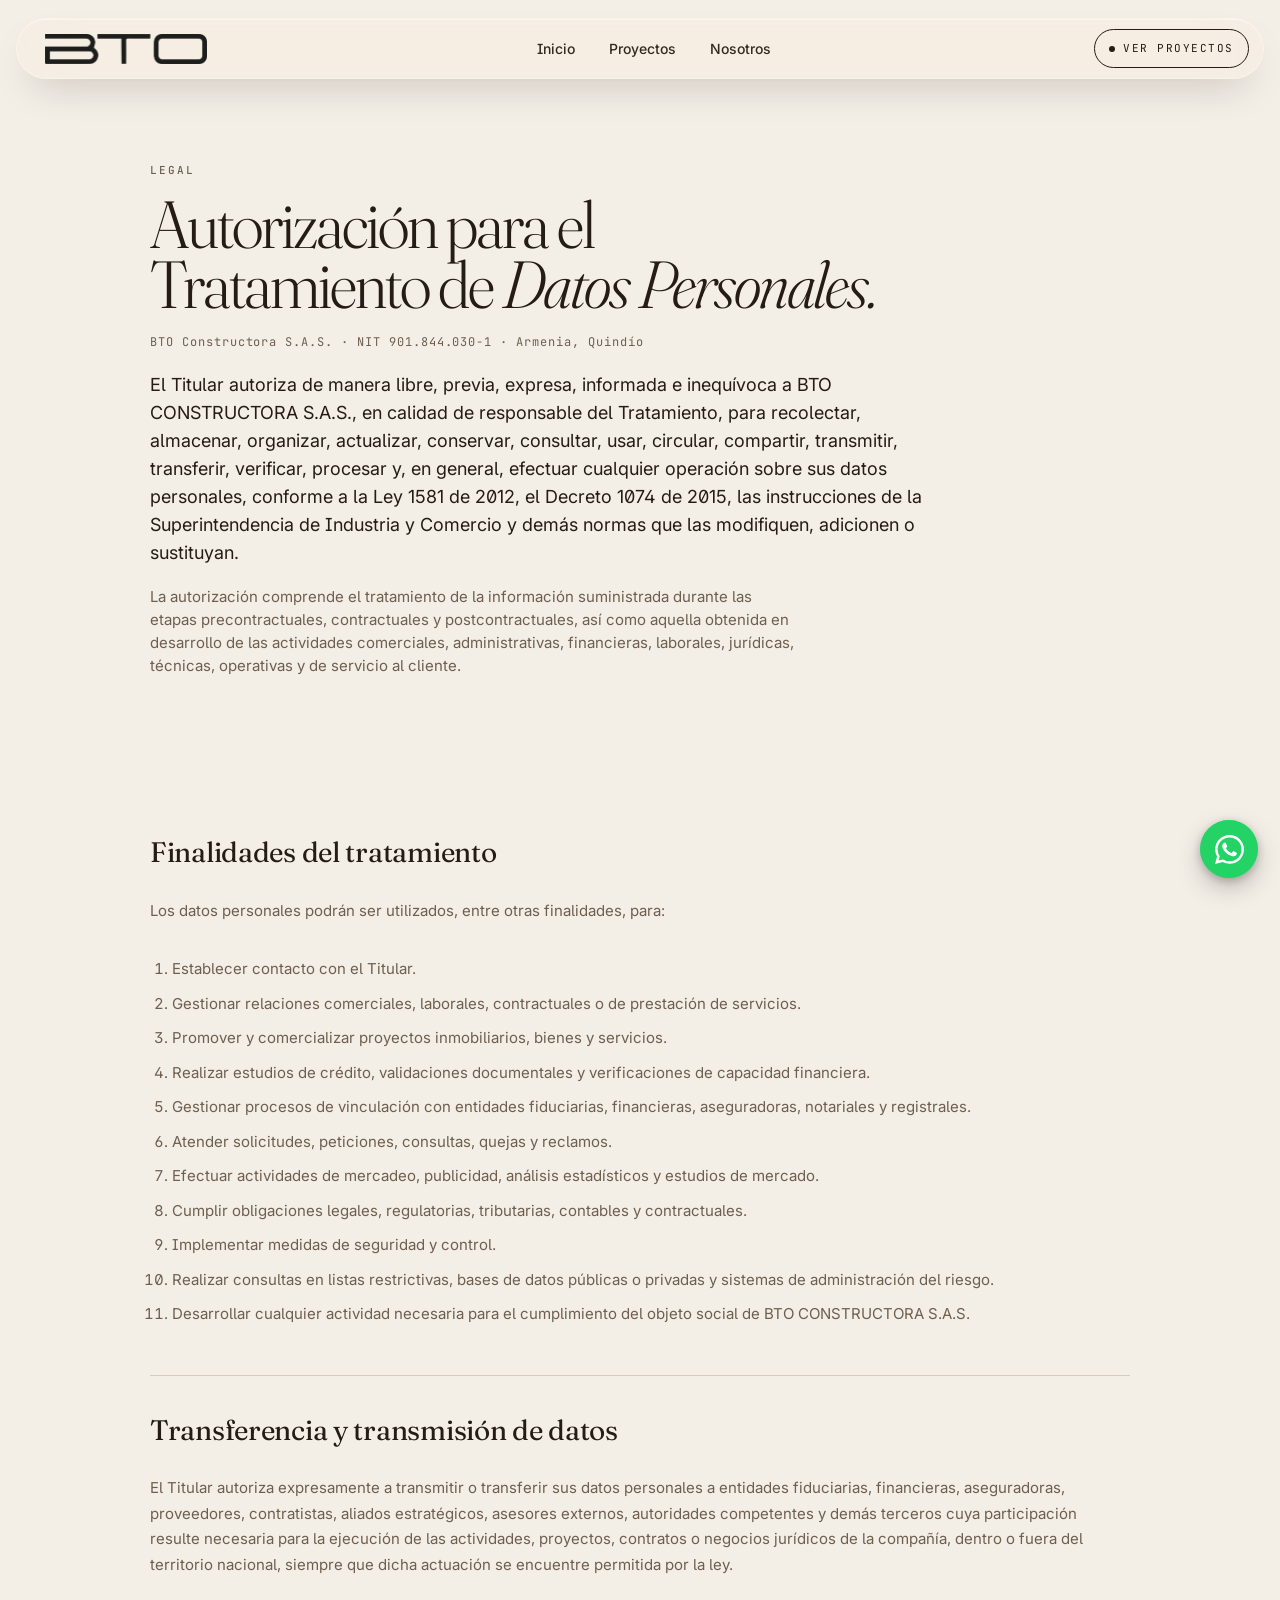
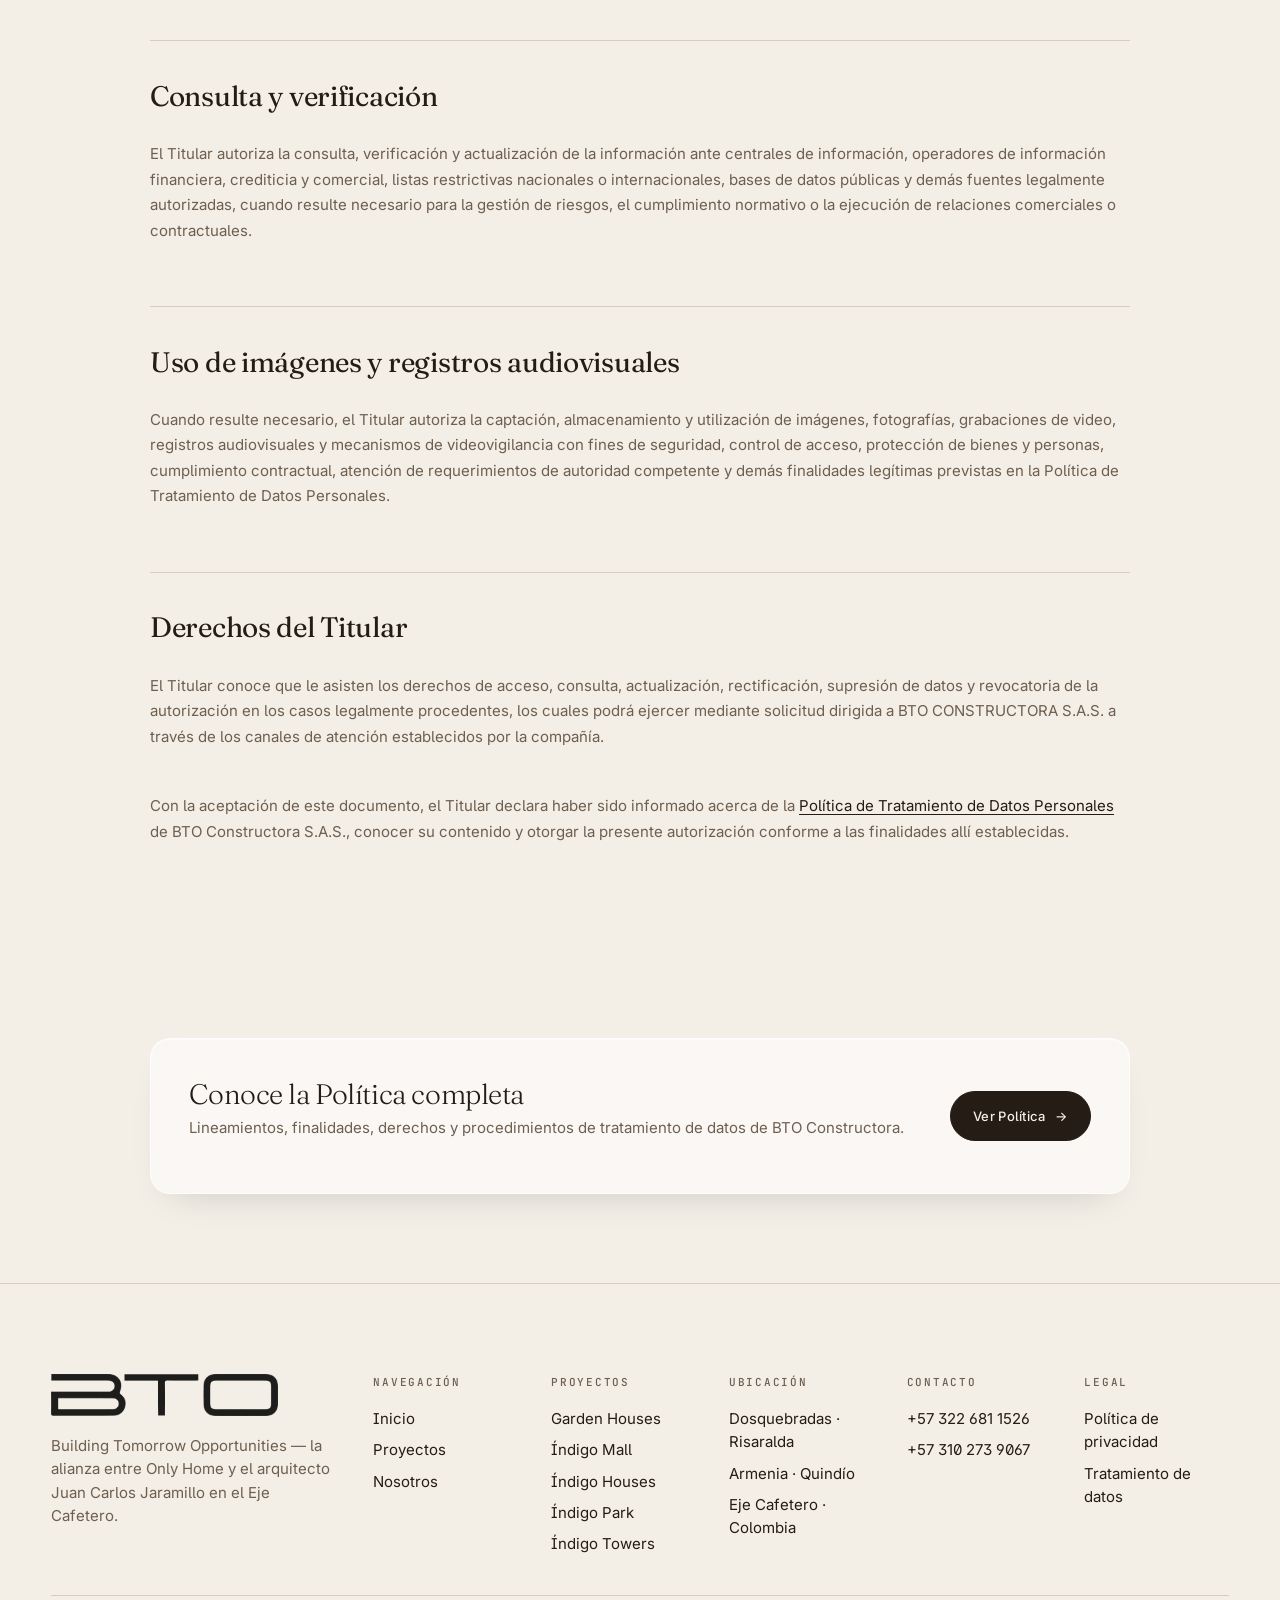
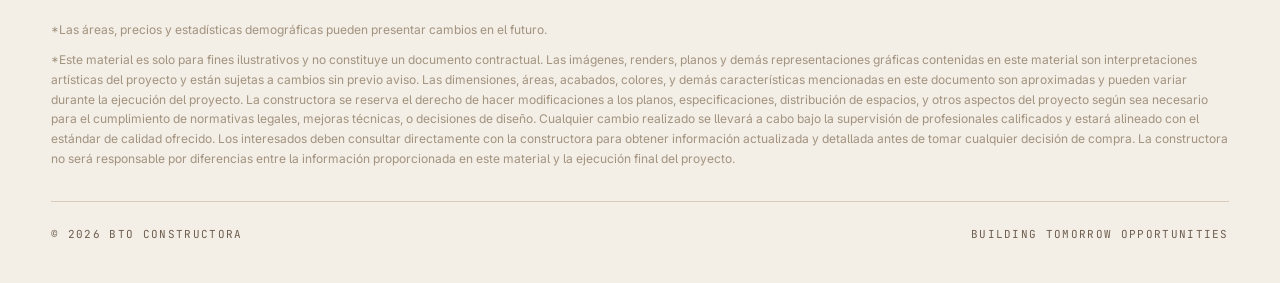
<file: legal/autorizacion-tratamiento-datos.html>
<!doctype html>
<html lang="es">
<head>
<meta charset="utf-8" />
<meta name="viewport" content="width=device-width, initial-scale=1" />
<title>Autorización para el Tratamiento de Datos Personales — BTO Constructora</title>
<meta name="description" content="Autorización para el Tratamiento de Datos Personales de BTO Constructora S.A.S., conforme a la Ley 1581 de 2012 y el Decreto 1074 de 2015." />
<meta name="robots" content="noindex, follow" />
<link rel="preconnect" href="https://fonts.googleapis.com">
<link rel="preconnect" href="https://fonts.gstatic.com" crossorigin>
<link href="https://fonts.googleapis.com/css2?family=Fraunces:ital,opsz,wght@0,9..144,300;0,9..144,400;1,9..144,300;1,9..144,400&family=Inter:wght@400;500;600&family=JetBrains+Mono:wght@400;500&display=swap" rel="stylesheet">
<link rel="stylesheet" href="../assets/css/style.css">
</head>
<body>

<nav class="nav" aria-label="Principal">
  <a class="nav__brand" href="../index.html">
    <img class="nav__brand-img" src="../assets/img/brand/logo-black.png" alt="BTO Constructora">
  </a>
  <div class="nav__links">
    <a class="nav__link" href="../index.html">Inicio</a>
    <a class="nav__link" href="../proyectos.html">Proyectos</a>
    <a class="nav__link" href="../nosotros.html">Nosotros</a>
  </div>
  <a class="nav__cta" href="../proyectos.html"><span class="dot"></span>Ver proyectos</a>
  <button class="nav__burger" aria-label="Menú"><span></span></button>
</nav>

<!-- Header -->
<section class="page legal-hero">
  <div class="container-narrow">
    <div class="eyebrow reveal">Legal</div>
    <h1 class="display reveal" style="font-size: clamp(36px, 5.2vw, 72px); margin: 16px 0 0;">
      Autorización para el<br>Tratamiento de <em>Datos Personales.</em>
    </h1>
    <div class="legal-meta reveal">BTO Constructora S.A.S. · NIT 901.844.030-1 · Armenia, Quindío</div>
    <p class="legal-intro reveal">
      El Titular autoriza de manera libre, previa, expresa, informada e inequívoca a BTO CONSTRUCTORA S.A.S., en calidad de responsable del Tratamiento, para recolectar, almacenar, organizar, actualizar, conservar, consultar, usar, circular, compartir, transmitir, transferir, verificar, procesar y, en general, efectuar cualquier operación sobre sus datos personales, conforme a la Ley 1581 de 2012, el Decreto 1074 de 2015, las instrucciones de la Superintendencia de Industria y Comercio y demás normas que las modifiquen, adicionen o sustituyan.
    </p>
    <p class="legal-intro reveal" style="margin-top: 14px; font-size: var(--t-body); color: var(--ink-muted);">
      La autorización comprende el tratamiento de la información suministrada durante las etapas precontractuales, contractuales y postcontractuales, así como aquella obtenida en desarrollo de las actividades comerciales, administrativas, financieras, laborales, jurídicas, técnicas, operativas y de servicio al cliente.
    </p>
  </div>
</section>

<!-- Document body -->
<section class="page section-tight">
  <div class="container-narrow">
    <div class="legal-doc reveal">

      <section>
        <h2>Finalidades del tratamiento</h2>
        <p>Los datos personales podrán ser utilizados, entre otras finalidades, para:</p>
        <ol>
          <li>Establecer contacto con el Titular.</li>
          <li>Gestionar relaciones comerciales, laborales, contractuales o de prestación de servicios.</li>
          <li>Promover y comercializar proyectos inmobiliarios, bienes y servicios.</li>
          <li>Realizar estudios de crédito, validaciones documentales y verificaciones de capacidad financiera.</li>
          <li>Gestionar procesos de vinculación con entidades fiduciarias, financieras, aseguradoras, notariales y registrales.</li>
          <li>Atender solicitudes, peticiones, consultas, quejas y reclamos.</li>
          <li>Efectuar actividades de mercadeo, publicidad, análisis estadísticos y estudios de mercado.</li>
          <li>Cumplir obligaciones legales, regulatorias, tributarias, contables y contractuales.</li>
          <li>Implementar medidas de seguridad y control.</li>
          <li>Realizar consultas en listas restrictivas, bases de datos públicas o privadas y sistemas de administración del riesgo.</li>
          <li>Desarrollar cualquier actividad necesaria para el cumplimiento del objeto social de BTO CONSTRUCTORA S.A.S.</li>
        </ol>
      </section>

      <section>
        <h2>Transferencia y transmisión de datos</h2>
        <p>El Titular autoriza expresamente a transmitir o transferir sus datos personales a entidades fiduciarias, financieras, aseguradoras, proveedores, contratistas, aliados estratégicos, asesores externos, autoridades competentes y demás terceros cuya participación resulte necesaria para la ejecución de las actividades, proyectos, contratos o negocios jurídicos de la compañía, dentro o fuera del territorio nacional, siempre que dicha actuación se encuentre permitida por la ley.</p>
      </section>

      <section>
        <h2>Consulta y verificación</h2>
        <p>El Titular autoriza la consulta, verificación y actualización de la información ante centrales de información, operadores de información financiera, crediticia y comercial, listas restrictivas nacionales o internacionales, bases de datos públicas y demás fuentes legalmente autorizadas, cuando resulte necesario para la gestión de riesgos, el cumplimiento normativo o la ejecución de relaciones comerciales o contractuales.</p>
      </section>

      <section>
        <h2>Uso de imágenes y registros audiovisuales</h2>
        <p>Cuando resulte necesario, el Titular autoriza la captación, almacenamiento y utilización de imágenes, fotografías, grabaciones de video, registros audiovisuales y mecanismos de videovigilancia con fines de seguridad, control de acceso, protección de bienes y personas, cumplimiento contractual, atención de requerimientos de autoridad competente y demás finalidades legítimas previstas en la Política de Tratamiento de Datos Personales.</p>
      </section>

      <section>
        <h2>Derechos del Titular</h2>
        <p>El Titular conoce que le asisten los derechos de acceso, consulta, actualización, rectificación, supresión de datos y revocatoria de la autorización en los casos legalmente procedentes, los cuales podrá ejercer mediante solicitud dirigida a BTO CONSTRUCTORA S.A.S. a través de los canales de atención establecidos por la compañía.</p>
        <p>Con la aceptación de este documento, el Titular declara haber sido informado acerca de la <a href="politica-tratamiento-datos.html">Política de Tratamiento de Datos Personales</a> de BTO Constructora S.A.S., conocer su contenido y otorgar la presente autorización conforme a las finalidades allí establecidas.</p>
      </section>

    </div>
  </div>
</section>

<!-- Related legal doc -->
<section class="page section-tight">
  <div class="container-narrow">
    <div class="landing-cta reveal">
      <div>
        <h3 class="landing-cta__title">Conoce la Política completa</h3>
        <p class="landing-cta__desc">Lineamientos, finalidades, derechos y procedimientos de tratamiento de datos de BTO Constructora.</p>
      </div>
      <a class="btn" href="politica-tratamiento-datos.html">Ver Política <span class="arrow">→</span></a>
    </div>
  </div>
</section>

<footer class="footer">
  <div class="footer__grid">
    <div>
      <img src="../assets/img/brand/logo-black.png" alt="BTO Constructora" style="height: 42px; width: auto; margin-bottom: 18px;">
      <p class="muted" style="max-width: 38ch;">Building Tomorrow Opportunities — la alianza entre Only Home y el arquitecto Juan Carlos Jaramillo en el Eje Cafetero.</p>
    </div>
    <div>
      <h5>Navegación</h5>
      <ul>
        <li><a href="../index.html">Inicio</a></li>
        <li><a href="../proyectos.html">Proyectos</a></li>
        <li><a href="../nosotros.html">Nosotros</a></li>
      </ul>
    </div>
    <div>
      <h5>Proyectos</h5>
      <ul>
        <li><a href="../proyectos/garden-houses.html">Garden Houses</a></li>
        <li><a href="../proyectos/indigo-mall.html">Índigo Mall</a></li>
        <li><a href="../proyectos/indigo-houses.html">Índigo Houses</a></li>
        <li><a href="../proyectos/indigo-park.html">Índigo Park</a></li>
        <li><a href="../proyectos/indigo-towers.html">Índigo Towers</a></li>
      </ul>
    </div>
    <div>
      <h5>Ubicación</h5>
      <ul>
        <li>Dosquebradas · Risaralda</li>
        <li>Armenia · Quindío</li>
        <li>Eje Cafetero · Colombia</li>
      </ul>
    </div>
    <div>
      <h5>Contacto</h5>
      <ul>
        <li><a href="tel:+573226811526">+57 322 681 1526</a></li>
        <li><a href="tel:+573102739067">+57 310 273 9067</a></li>
      </ul>
    </div>
    <div>
      <h5>Legal</h5>
      <ul>
        <li><a href="politica-tratamiento-datos.html">Política de privacidad</a></li>
        <li><a href="autorizacion-tratamiento-datos.html">Tratamiento de datos</a></li>
      </ul>
    </div>
  </div>

  <div class="footer__disclaimer">
    <p>*Las áreas, precios y estadísticas demográficas pueden presentar cambios en el futuro.</p>
    <p>*Este material es solo para fines ilustrativos y no constituye un documento contractual. Las imágenes, renders, planos y demás representaciones gráficas contenidas en este material son interpretaciones artísticas del proyecto y están sujetas a cambios sin previo aviso. Las dimensiones, áreas, acabados, colores, y demás características mencionadas en este documento son aproximadas y pueden variar durante la ejecución del proyecto. La constructora se reserva el derecho de hacer modificaciones a los planos, especificaciones, distribución de espacios, y otros aspectos del proyecto según sea necesario para el cumplimiento de normativas legales, mejoras técnicas, o decisiones de diseño. Cualquier cambio realizado se llevará a cabo bajo la supervisión de profesionales calificados y estará alineado con el estándar de calidad ofrecido. Los interesados deben consultar directamente con la constructora para obtener información actualizada y detallada antes de tomar cualquier decisión de compra. La constructora no será responsable por diferencias entre la información proporcionada en este material y la ejecución final del proyecto.</p>
  </div>

  <div class="footer__bottom">
    <span>© 2026 BTO Constructora</span>
    <span>Building Tomorrow Opportunities</span>
  </div>
</footer>

<!-- WhatsApp floating button -->
<a class="whatsapp-float" href="https://wa.me/573226811526?text=Hola%2C%20quiero%20más%20información%20sobre%20los%20proyectos%20de%20BTO%20Constructora." target="_blank" rel="noopener" aria-label="Escríbenos por WhatsApp">
  <span class="whatsapp-float__pulse" aria-hidden="true"></span>
  <svg viewBox="0 0 24 24" aria-hidden="true"><path d="M17.472 14.382c-.297-.149-1.758-.867-2.03-.967-.273-.099-.471-.148-.67.15-.197.297-.767.966-.94 1.164-.173.199-.347.223-.644.075-.297-.15-1.255-.463-2.39-1.475-.883-.788-1.48-1.761-1.653-2.059-.173-.297-.018-.458.13-.606.134-.133.298-.347.446-.52.149-.174.198-.298.298-.497.099-.198.05-.371-.025-.52-.075-.149-.669-1.612-.916-2.207-.242-.579-.487-.5-.669-.51-.173-.008-.371-.01-.57-.01-.198 0-.52.074-.792.372-.272.297-1.04 1.016-1.04 2.479 0 1.462 1.065 2.875 1.213 3.074.149.198 2.096 3.2 5.077 4.487.709.306 1.262.489 1.694.625.712.227 1.36.195 1.871.118.571-.085 1.758-.719 2.006-1.413.248-.694.248-1.289.173-1.413-.074-.124-.272-.198-.57-.347z"/><path d="M12.05 21.785h-.004a9.87 9.87 0 01-5.031-1.378l-.361-.214-3.741.982.998-3.648-.235-.374a9.86 9.86 0 01-1.51-5.26c.001-5.45 4.436-9.885 9.888-9.885 2.64 0 5.122 1.03 6.988 2.898a9.825 9.825 0 012.893 6.994c-.003 5.45-4.437 9.885-9.885 9.885zm8.413-18.297A11.815 11.815 0 0012.05.003C5.495.003.16 5.336.157 11.892a11.86 11.86 0 001.588 5.945L0 24l6.304-1.654a11.888 11.888 0 005.741 1.464h.005c6.554 0 11.89-5.334 11.893-11.891a11.821 11.821 0 00-3.48-8.431z"/></svg>
</a>

<script src="../assets/js/main.js"></script>
</body>
</html>
</file>
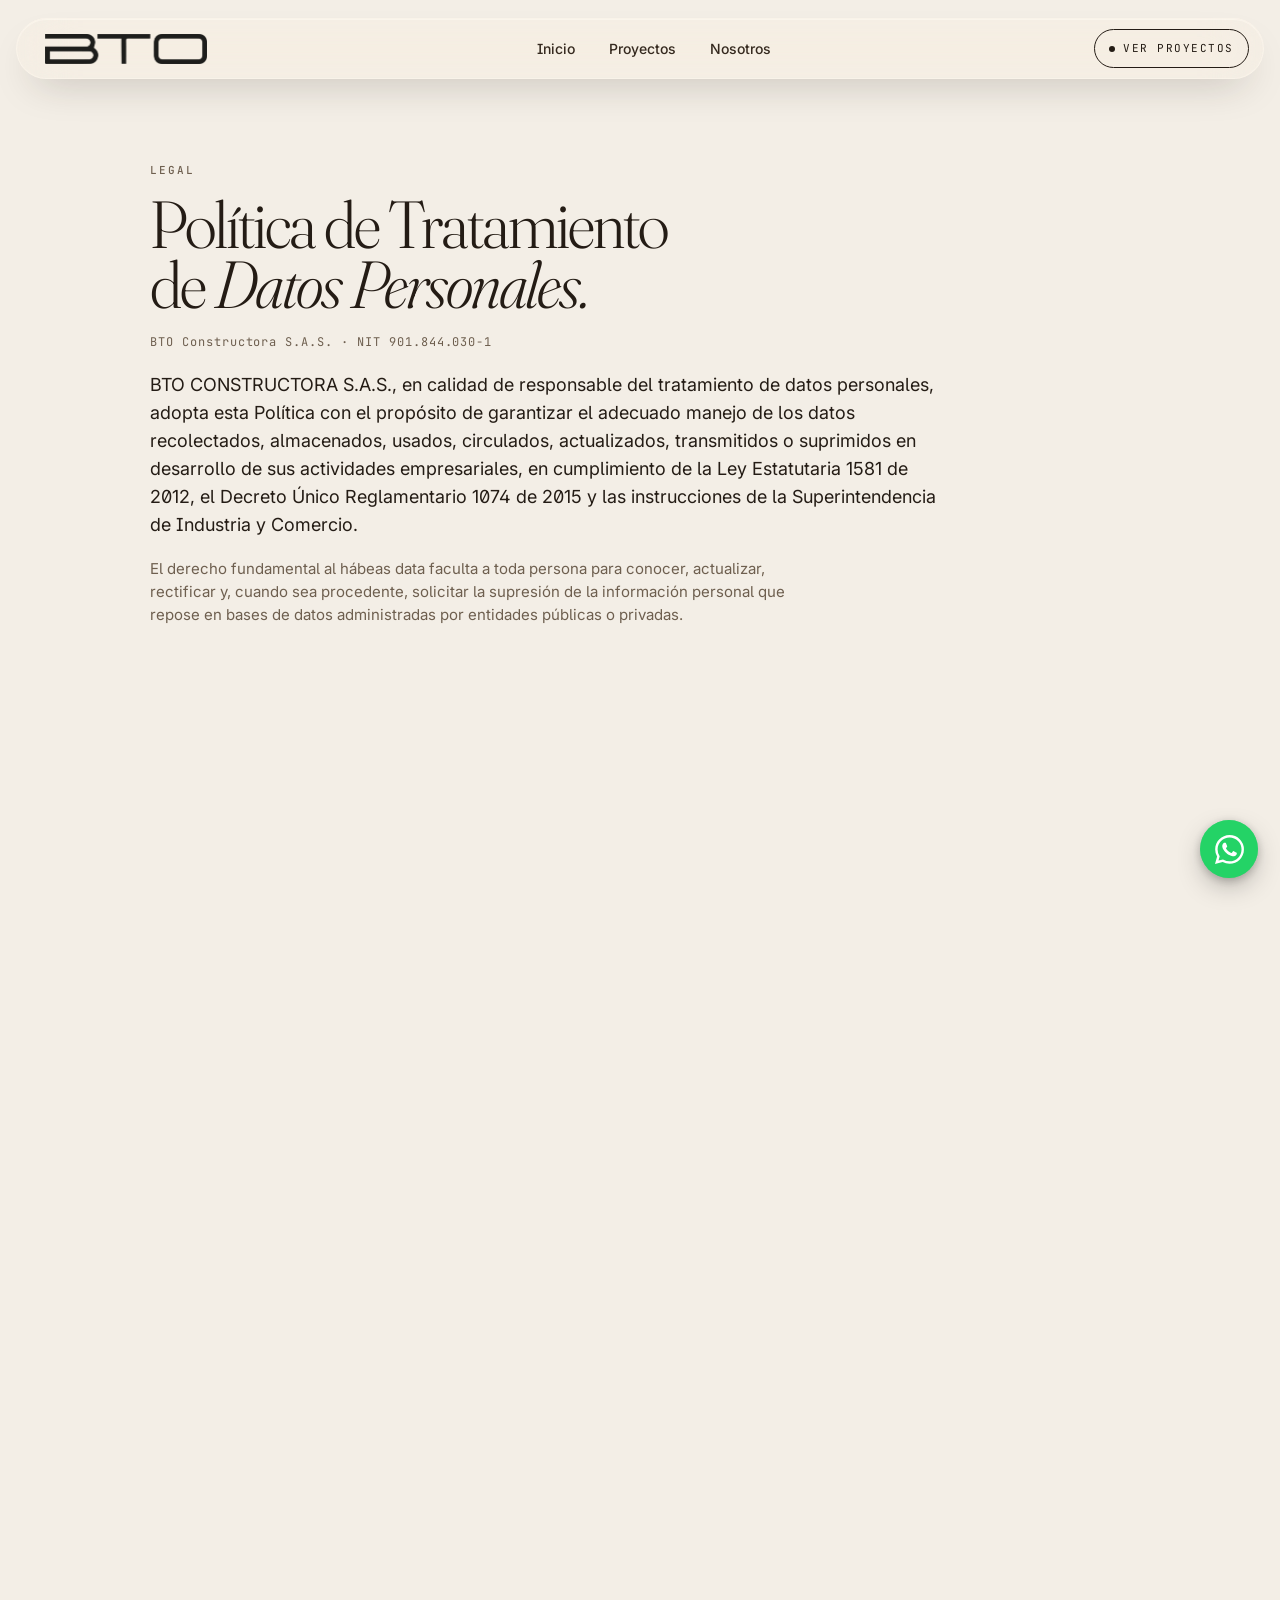
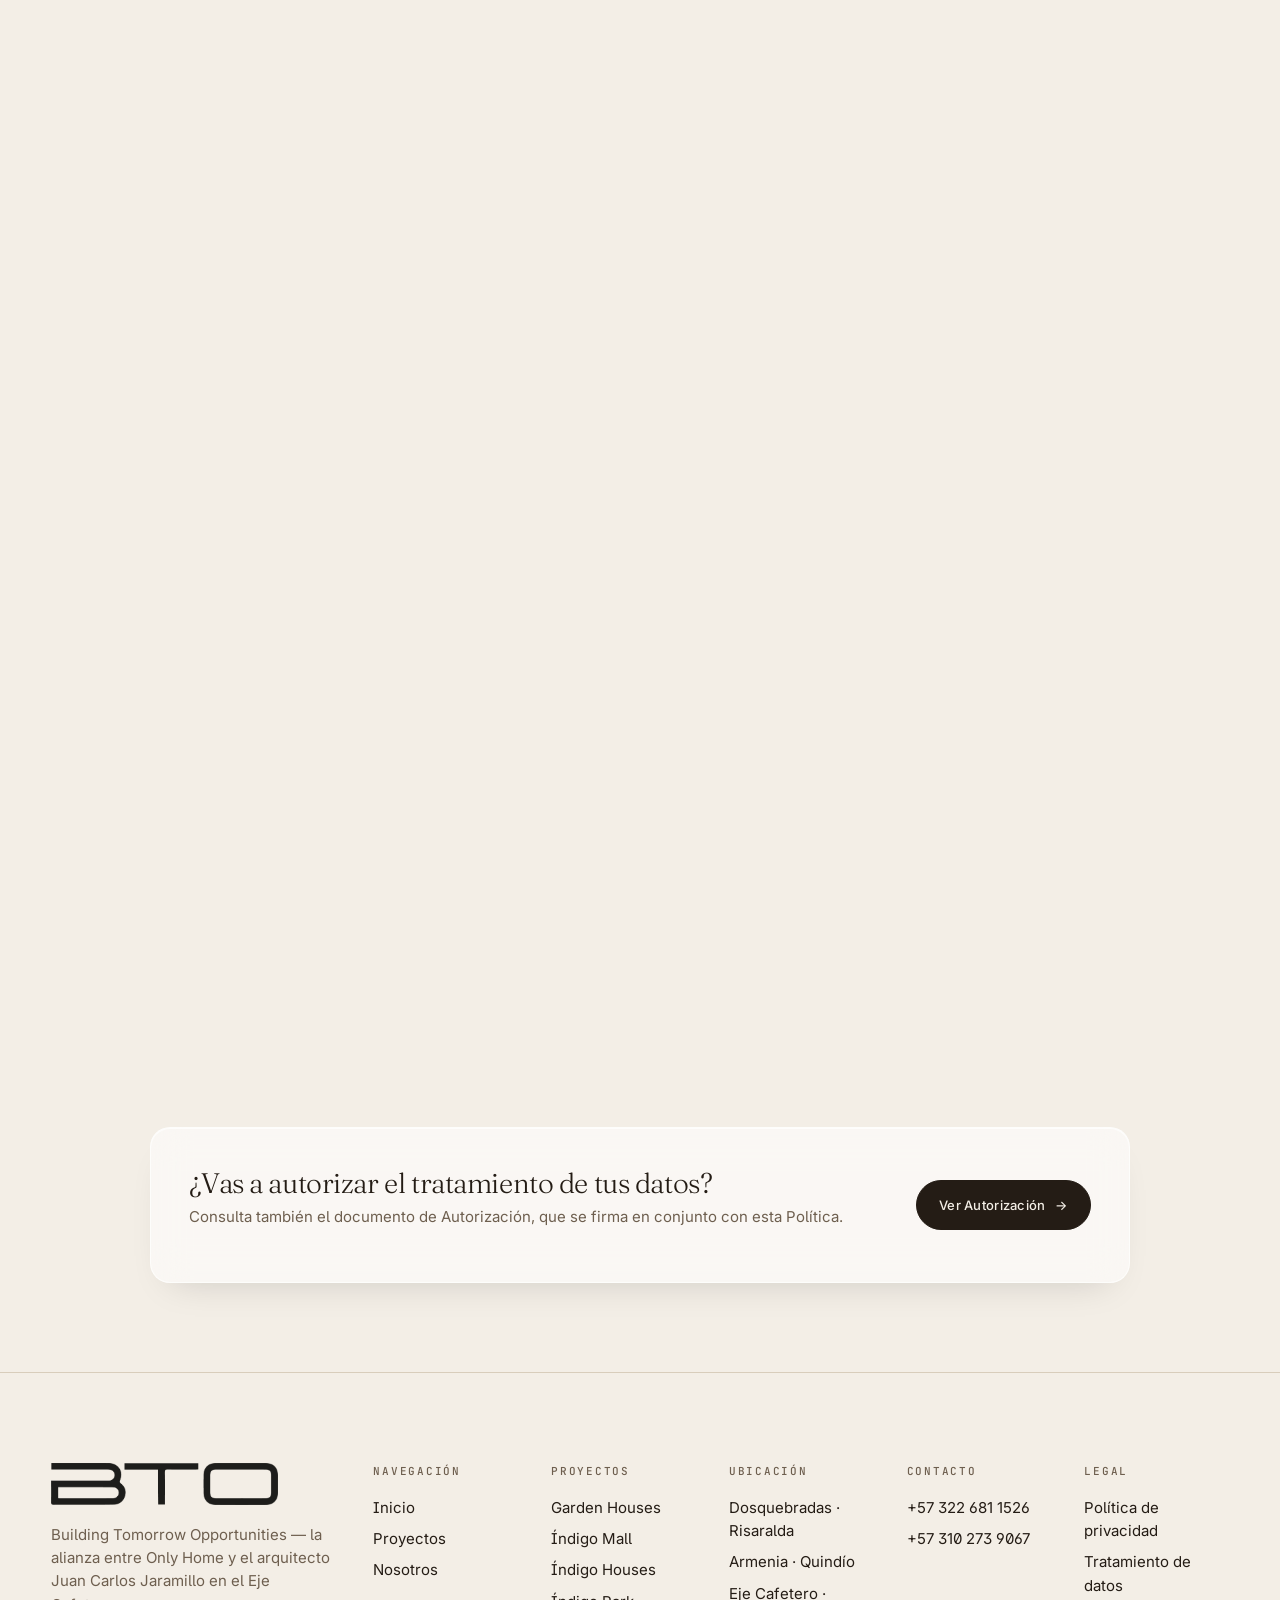
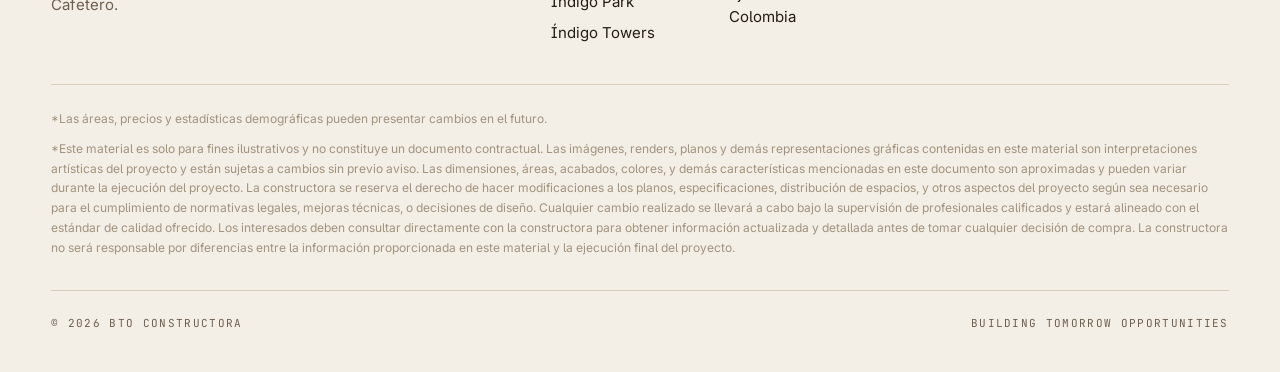
<file: legal/politica-tratamiento-datos.html>
<!doctype html>
<html lang="es">
<head>
<meta charset="utf-8" />
<meta name="viewport" content="width=device-width, initial-scale=1" />
<title>Política de Tratamiento de Datos Personales — BTO Constructora</title>
<meta name="description" content="Política de Tratamiento de Datos Personales de BTO Constructora S.A.S., conforme a la Ley 1581 de 2012 y el Decreto 1074 de 2015." />
<meta name="robots" content="noindex, follow" />
<link rel="preconnect" href="https://fonts.googleapis.com">
<link rel="preconnect" href="https://fonts.gstatic.com" crossorigin>
<link href="https://fonts.googleapis.com/css2?family=Fraunces:ital,opsz,wght@0,9..144,300;0,9..144,400;1,9..144,300;1,9..144,400&family=Inter:wght@400;500;600&family=JetBrains+Mono:wght@400;500&display=swap" rel="stylesheet">
<link rel="stylesheet" href="../assets/css/style.css">
</head>
<body>

<nav class="nav" aria-label="Principal">
  <a class="nav__brand" href="../index.html">
    <img class="nav__brand-img" src="../assets/img/brand/logo-black.png" alt="BTO Constructora">
  </a>
  <div class="nav__links">
    <a class="nav__link" href="../index.html">Inicio</a>
    <a class="nav__link" href="../proyectos.html">Proyectos</a>
    <a class="nav__link" href="../nosotros.html">Nosotros</a>
  </div>
  <a class="nav__cta" href="../proyectos.html"><span class="dot"></span>Ver proyectos</a>
  <button class="nav__burger" aria-label="Menú"><span></span></button>
</nav>

<!-- Header -->
<section class="page legal-hero">
  <div class="container-narrow">
    <div class="eyebrow reveal">Legal</div>
    <h1 class="display reveal" style="font-size: clamp(36px, 5.2vw, 72px); margin: 16px 0 0;">
      Política de Tratamiento<br>de <em>Datos Personales.</em>
    </h1>
    <div class="legal-meta reveal">BTO Constructora S.A.S. · NIT 901.844.030-1</div>
    <p class="legal-intro reveal">
      BTO CONSTRUCTORA S.A.S., en calidad de responsable del tratamiento de datos personales, adopta esta Política con el propósito de garantizar el adecuado manejo de los datos recolectados, almacenados, usados, circulados, actualizados, transmitidos o suprimidos en desarrollo de sus actividades empresariales, en cumplimiento de la Ley Estatutaria 1581 de 2012, el Decreto Único Reglamentario 1074 de 2015 y las instrucciones de la Superintendencia de Industria y Comercio.
    </p>
    <p class="legal-intro reveal" style="margin-top: 14px; font-size: var(--t-body); color: var(--ink-muted);">
      El derecho fundamental al hábeas data faculta a toda persona para conocer, actualizar, rectificar y, cuando sea procedente, solicitar la supresión de la información personal que repose en bases de datos administradas por entidades públicas o privadas.
    </p>
  </div>
</section>

<!-- Document body -->
<section class="page section-tight">
  <div class="container-narrow">
    <div class="legal-doc reveal">

      <section>
        <h2>1. Identificación del responsable del tratamiento</h2>
        <ul>
          <li><strong>Razón social:</strong> BTO CONSTRUCTORA S.A.S.</li>
          <li><strong>NIT:</strong> 901.844.030-1</li>
          <li><strong>Domicilio principal:</strong> Armenia, Quindío.</li>
          <li><strong>Representante legal:</strong> Sebastián Botero Bueno.</li>
          <li><strong>Cargo:</strong> Gerente.</li>
          <li><strong>Correo para protección de datos:</strong> <a href="mailto:administrativo@btoconstructora.com">administrativo@btoconstructora.com</a></li>
          <li><strong>Teléfono de contacto:</strong> 316 520 2452</li>
          <li><strong>Dirección de notificaciones:</strong> <a href="mailto:contabilidad@btoconstructora.com">contabilidad@btoconstructora.com</a></li>
        </ul>
        <p>Los titulares podrán ejercer sus derechos de consulta, actualización, corrección, supresión y revocatoria de la autorización a través de los canales de atención que la sociedad disponga.</p>
      </section>

      <section>
        <h2>2. Objeto</h2>
        <p>Esta Política establece los lineamientos, principios, procedimientos y mecanismos aplicables al tratamiento de la información personal administrada por BTO CONSTRUCTORA S.A.S., garantizando el ejercicio del derecho fundamental al hábeas data. Regula las condiciones bajo las cuales la sociedad realiza recolección, almacenamiento, conservación, organización, actualización, uso, circulación, transmisión, transferencia, consulta y supresión de datos, y define las finalidades, los derechos de los titulares, los deberes de la compañía, los canales de atención y las condiciones de vigencia de las bases de datos.</p>
      </section>

      <section>
        <h2>3. Definiciones</h2>
        <ul>
          <li><strong>Autorización:</strong> Manifestación de voluntad libre, previa, expresa e informada mediante la cual el titular autoriza el tratamiento de su información conforme a las finalidades informadas.</li>
          <li><strong>Base de datos:</strong> Conjunto organizado de datos personales bajo administración de la compañía, sin importar el medio en que se almacene.</li>
          <li><strong>Dato personal:</strong> Cualquier información que identifique o permita identificar, directa o indirectamente, a una persona natural.</li>
          <li><strong>Dato privado:</strong> Información cuyo acceso está restringido a su titular y cuya divulgación requiere autorización o habilitación legal.</li>
          <li><strong>Dato público:</strong> Información que por ley o por su naturaleza puede ser conocida por cualquier persona (estado civil, profesión u oficio, calidad de comerciante, etc.).</li>
          <li><strong>Dato semiprivado:</strong> Información que no es íntima, reservada ni pública, y cuyo conocimiento interesa al titular y a un grupo o sector específico.</li>
          <li><strong>Dato sensible:</strong> Información que afecta la intimidad o cuyo uso indebido puede generar discriminación (origen racial o étnico, orientación política, convicciones religiosas o filosóficas, afiliación sindical, salud, vida sexual y datos biométricos).</li>
          <li><strong>Dato biométrico:</strong> Información obtenida de características físicas, fisiológicas o comportamentales que permiten identificar o autenticar a una persona (huellas, reconocimiento facial, voz, iris, firma biométrica, etc.).</li>
          <li><strong>Encargado del tratamiento:</strong> Persona natural o jurídica que trata datos por cuenta de BTO CONSTRUCTORA S.A.S.</li>
          <li><strong>Responsable del tratamiento:</strong> Persona que determina las finalidades y medios del tratamiento; en esta política, BTO CONSTRUCTORA S.A.S.</li>
          <li><strong>Titular:</strong> Persona natural cuyos datos son objeto de tratamiento.</li>
          <li><strong>Tratamiento:</strong> Cualquier operación sobre datos personales (recolección, almacenamiento, conservación, organización, actualización, consulta, uso, circulación, transmisión, transferencia o supresión).</li>
          <li><strong>Aliados estratégicos:</strong> Personas con las cuales la compañía mantiene relaciones comerciales, contractuales, operativas o de colaboración.</li>
          <li><strong>Consulta:</strong> Solicitud para conocer la información personal que repose en las bases de datos de la compañía.</li>
          <li><strong>Reclamo:</strong> Solicitud de corrección, actualización, supresión o atención de presuntos incumplimientos de la normativa.</li>
          <li><strong>Transferencia de datos:</strong> Envío de datos a un tercero que actúa como responsable, dentro o fuera del país.</li>
          <li><strong>Transmisión de datos:</strong> Tratamiento realizado por un tercero en calidad de encargado, por cuenta y bajo instrucciones de la compañía.</li>
          <li><strong>Aviso de privacidad:</strong> Comunicación que informa al titular sobre la existencia de la política, las finalidades y los mecanismos para ejercer sus derechos.</li>
        </ul>
      </section>

      <section>
        <h2>4. Finalidades y actividades de tratamiento</h2>
        <p>Las finalidades aplican a clientes, potenciales clientes, compradores, propietarios, proveedores, contratistas, trabajadores, aspirantes, visitantes y demás personas que mantengan o hayan mantenido relación con la compañía.</p>

        <h3>4.1. Finalidades generales aplicables a todas las bases de datos</h3>
        <ol>
          <li>Establecer canales de comunicación para el envío de información institucional, comercial, contractual, técnica, administrativa o de servicios.</li>
          <li>Cumplir obligaciones legales, regulatorias, contractuales y comerciales.</li>
          <li>Gestionar consultas, solicitudes, peticiones, sugerencias, quejas y reclamos.</li>
          <li>Conservar información en archivos físicos o electrónicos cuando exista obligación legal, contractual o judicial.</li>
          <li>Realizar validaciones y consultas en listas restrictivas y bases de datos relacionadas con prevención de lavado de activos, financiación del terrorismo, corrupción, soborno transnacional, inhabilidades, antecedentes y gestión del riesgo.</li>
          <li>Implementar mecanismos de control, seguridad y protección de personas, bienes, instalaciones, activos e información.</li>
          <li>Captar y utilizar imágenes y grabaciones de videovigilancia en oficinas, salas de ventas, proyectos y zonas comunes con fines de seguridad, control de acceso y como elemento probatorio.</li>
          <li>Desarrollar actividades de mercadeo, publicidad, promoción comercial, análisis estadísticos, estudios de mercado, fidelización y divulgación de proyectos y campañas.</li>
          <li>Compartir información con proveedores, contratistas, entidades fiduciarias, financieras, aseguradoras, aliados comerciales y asesores externos cuando sea necesario.</li>
          <li>Transmitir o transferir datos a terceros autorizados, dentro o fuera del país, conforme a la normativa vigente.</li>
        </ol>

        <h3>4.2. Base de datos de aspirantes, trabajadores, aprendices y ex trabajadores</h3>
        <ol>
          <li>Procesos de reclutamiento, selección, verificación de referencias, estudios de seguridad y evaluación de candidatos.</li>
          <li>Entrevistas, pruebas psicotécnicas y de conocimiento, evaluaciones técnicas y visitas domiciliarias.</li>
          <li>Gestión de la vinculación, ejecución, administración y terminación de contratos de trabajo.</li>
          <li>Administración de nómina, pagos, prestaciones sociales, afiliaciones y aportes al Sistema de Seguridad Social y cajas de compensación.</li>
          <li>Programas de bienestar, capacitación, formación, evaluación de desempeño y desarrollo profesional.</li>
          <li>Gestión del Sistema de Seguridad y Salud en el Trabajo (SG-SST), exámenes ocupacionales, investigación de incidentes y seguimiento a la salud.</li>
          <li>Registros históricos laborales, contractuales, disciplinarios y de seguridad social.</li>
          <li>Compartir información con entidades de seguridad social, fondos de pensiones, EPS, ARL, cajas de compensación, operadores de nómina y autoridades.</li>
          <li>Captar y utilizar material audiovisual de actividades corporativas, capacitaciones y jornadas de bienestar.</li>
          <li>Uso de imágenes con fines publicitarios, promocionales o institucionales, solo con autorización previa, expresa e informada.</li>
          <li>Mecanismos de control de acceso, monitoreo y videovigilancia.</li>
          <li>Atención de requerimientos de autoridades administrativas, judiciales o de control.</li>
        </ol>

        <h3>4.3. Base de datos de proveedores, contratistas y aliados comerciales</h3>
        <ol>
          <li>Identificar, contactar, evaluar, seleccionar y vincular proveedores y contratistas.</li>
          <li>Gestionar cotizaciones, propuestas, ofertas de servicios, suministros y materiales.</li>
          <li>Verificar experiencia y capacidad técnica, financiera, jurídica y operativa.</li>
          <li>Administrar contratos, órdenes de compra y de servicio.</li>
          <li>Seguimiento al cumplimiento de obligaciones contractuales, técnicas, financieras, laborales, tributarias y de seguridad social.</li>
          <li>Gestionar facturación, causación, pagos, retenciones y demás actuaciones contables.</li>
          <li>Evaluar calidad, oportunidad y cumplimiento de bienes y servicios.</li>
          <li>Análisis de riesgos jurídicos, financieros, reputacionales, operativos y de cumplimiento.</li>
          <li>Consultas en listas restrictivas y verificaciones de cumplimiento normativo.</li>
          <li>Cumplir obligaciones legales, contractuales, contables, tributarias y regulatorias.</li>
          <li>Compartir información con entidades fiduciarias, financieras, aseguradoras, interventorías, auditorías, asesores y autoridades.</li>
          <li>Conservar registros documentales, contractuales, financieros y administrativos por los términos legales.</li>
        </ol>

        <h3>4.4. Base de datos de clientes, potenciales clientes y compradores</h3>
        <ol>
          <li>Contactar para suministrar información sobre proyectos, desarrollos urbanísticos, campañas, promociones, beneficios y eventos.</li>
          <li>Enviar información institucional, comercial, técnica y publicitaria.</li>
          <li>Atender solicitudes de información, cotizaciones, reservas, manifestaciones de interés y simulaciones financieras.</li>
          <li>Realizar estudios comerciales, análisis de mercado, segmentación y encuestas de satisfacción.</li>
          <li>Analizar necesidades, preferencias y perfil para ofrecer alternativas inmobiliarias acordes.</li>
          <li>Gestionar negocios jurídicos: reservas, separaciones, promesas de compraventa, contratos, cesiones, escrituras y trámites notariales y registrales.</li>
          <li>Gestionar vinculación con patrimonios autónomos, fiducias inmobiliarias, entidades financieras y aseguradoras.</li>
          <li>Trámites de estudios de crédito, verificación de capacidad financiera y validación documental.</li>
          <li>Administrar escrituración, entrega de inmuebles, garantías legales y postventa.</li>
          <li>Invitar a lanzamientos, eventos comerciales y ferias inmobiliarias.</li>
          <li>Captar imágenes y registros audiovisuales en eventos; el uso publicitario requiere autorización previa, expresa e informada cuando sea legalmente exigible.</li>
          <li>Consultas y reportes ante operadores de información financiera y centrales de riesgo, con autorización o habilitación legal.</li>
          <li>Evaluar riesgos comerciales, financieros, jurídicos, reputacionales y de cumplimiento.</li>
          <li>Compartir información con entidades fiduciarias, financieras, notarías, oficinas de registro, aseguradoras y autoridades.</li>
          <li>Conservar información y documentación durante los términos exigidos por la ley.</li>
        </ol>
      </section>

      <section>
        <h2>5. Tratamiento de datos personales sensibles</h2>
        <p>Los datos sensibles gozan de protección especial. La compañía adoptará medidas para garantizar su custodia, confidencialidad y tratamiento conforme a la Ley 1581 de 2012. Podrá tratar datos sensibles cuando sea necesario para obligaciones legales, contractuales o de seguridad, especialmente en gestión del talento humano, SG-SST, atención de emergencias y control de acceso.</p>
        <p>En todos los casos en que se solicite autorización para tratar datos sensibles, el titular será informado de:</p>
        <ul>
          <li>La finalidad específica de la recolección y uso.</li>
          <li>El carácter facultativo de responder preguntas sobre datos sensibles.</li>
          <li>Los derechos que le asisten.</li>
          <li>Los mecanismos para ejercerlos.</li>
        </ul>
      </section>

      <section>
        <h2>6. Tratamiento de datos de niños, niñas y adolescentes</h2>
        <p>Conforme al artículo 7 de la Ley 1581 de 2012 y la Sentencia C-748 de 2011, la compañía reconoce la especial protección de los datos de menores y, como regla general, evitará su recolección salvo cuando sea necesario, legalmente permitido y responda a una finalidad legítima. Reglas aplicables:</p>
        <ol>
          <li>El tratamiento responderá al interés superior del menor.</li>
          <li>Se garantizará el respeto y protección de sus derechos fundamentales, que prevalecen sobre los demás.</li>
          <li>Se obtendrá autorización previa, expresa e informada del representante legal cuando sea requerida.</li>
          <li>Se tendrá en cuenta la opinión del menor según su madurez y capacidad.</li>
          <li>Los datos se usarán solo para las finalidades que motivaron su obtención.</li>
          <li>Se implementarán medidas técnicas, administrativas y humanas para garantizar seguridad y confidencialidad.</li>
        </ol>
      </section>

      <section>
        <h2>7. Transferencia y transmisión de datos personales</h2>
        <p>La compañía podrá transferir o transmitir datos a terceros cuando sea necesario para el cumplimiento de obligaciones legales, contractuales o comerciales, o cuando exista autorización del titular. Los datos podrán compartirse con entidades financieras, fiduciarias, aseguradoras, notarías, oficinas de registro, proveedores tecnológicos, asesores externos, contratistas y autoridades.</p>
        <p>Cuando transmita datos a un encargado, adoptará medidas contractuales, técnicas y administrativas para garantizar un tratamiento conforme a sus instrucciones. Las transferencias nacionales o internacionales se efectuarán observando los requisitos de la Ley 1581 de 2012 y el Decreto 1074 de 2015, garantizando niveles adecuados de protección.</p>
      </section>

      <section>
        <h2>8. Obligaciones de BTO Constructora S.A.S. como responsable</h2>
        <ol>
          <li>Garantizar el ejercicio pleno y efectivo de los derechos de los titulares.</li>
          <li>Obtener autorización previa, expresa e informada cuando se requiera y conservar sus soportes.</li>
          <li>Informar de manera clara, suficiente y oportuna las finalidades y los derechos de los titulares.</li>
          <li>Informar el carácter facultativo de la respuesta en datos sensibles o de menores.</li>
          <li>Implementar mecanismos para conocer, actualizar, rectificar, suprimir datos y revocar la autorización.</li>
          <li>Adoptar medidas técnicas, administrativas, humanas y organizacionales razonables de protección.</li>
          <li>Mantener la información bajo condiciones de seguridad, integridad, disponibilidad y confidencialidad.</li>
          <li>Velar porque la información sea veraz, completa, exacta, actualizada y comprensible.</li>
          <li>Actualizar, corregir o rectificar oportunamente los datos.</li>
          <li>Suministrar únicamente información cuyo tratamiento esté autorizado o permitido.</li>
          <li>Exigir a los encargados el cumplimiento de las condiciones de seguridad y confidencialidad.</li>
          <li>Atender oportunamente consultas, solicitudes, peticiones, quejas y reclamos.</li>
          <li>Implementar y mantener procedimientos internos de cumplimiento normativo.</li>
          <li>Informar a los encargados cuando la información esté en trámite de actualización, rectificación o supresión.</li>
          <li>Suministrar a los titulares información sobre el tratamiento cuando lo soliciten.</li>
          <li>Reportar a la SIC los incidentes de seguridad cuando exista obligación legal.</li>
          <li>Cumplir las instrucciones y requerimientos de la SIC y demás autoridades competentes.</li>
          <li>Designar canales y mecanismos para la atención de consultas y reclamos.</li>
          <li>Garantizar que toda transferencia o transmisión cumpla los requisitos legales.</li>
          <li>Capacitar y sensibilizar periódicamente a quienes intervengan en el tratamiento.</li>
        </ol>
      </section>

      <section>
        <h2>9. Derechos de los titulares de la información</h2>
        <ol>
          <li>Conocer, acceder, consultar, actualizar y rectificar sus datos cuando sean parciales, inexactos, incompletos, desactualizados o no autorizados.</li>
          <li>Solicitar prueba de la autorización otorgada, salvo excepciones legales.</li>
          <li>Ser informados, previa solicitud, sobre el uso dado a sus datos.</li>
          <li>Presentar consultas, peticiones, quejas o reclamos y obtener respuesta en los términos legales.</li>
          <li>Solicitar actualización, corrección, modificación o rectificación.</li>
          <li>Solicitar la supresión de sus datos cuando el tratamiento no respete los principios y garantías, salvo deber legal o contractual.</li>
          <li>Revocar la autorización cuando sea procedente y no exista obligación de conservación.</li>
          <li>Acceder gratuitamente a sus datos objeto de tratamiento.</li>
          <li>Presentar quejas ante la SIC una vez agotado el trámite ante la compañía.</li>
          <li>Abstenerse de responder preguntas sobre datos sensibles o de menores (carácter facultativo).</li>
          <li>Ejercer cualquier otro derecho reconocido por la Constitución y la ley.</li>
        </ol>
      </section>

      <section>
        <h2>10. Aspectos generales para el ejercicio de los derechos</h2>
        <p>Las solicitudes deberán contener como mínimo:</p>
        <ol>
          <li>Nombre completo del titular y, cuando corresponda, de su representante.</li>
          <li>Número de identificación del titular.</li>
          <li>Datos de contacto (dirección física o electrónica y teléfono).</li>
          <li>Descripción clara, precisa y detallada de los hechos.</li>
          <li>Indicación expresa del derecho que se desea ejercer.</li>
          <li>Documentos o soportes necesarios.</li>
          <li>Firma del solicitante cuando resulte procedente.</li>
        </ol>
        <p>Si la solicitud está incompleta, la compañía requerirá al interesado dentro de los 5 días hábiles siguientes para subsanarla. Si transcurridos 2 meses desde el requerimiento no se aporta la información, se entenderá desistida. Las solicitudes recibidas por una dependencia no competente se trasladarán al área correspondiente dentro de los 2 días hábiles siguientes.</p>
      </section>

      <section>
        <h2>11. Procedimiento para la atención de consultas</h2>
        <p>Las consultas se atenderán en un término máximo de 10 días hábiles contados a partir del día hábil siguiente a su recepción. Cuando no sea posible atenderlas en ese plazo, se informará al interesado antes del vencimiento, con respuesta definitiva que no superará los 5 días hábiles siguientes al término inicial.</p>
      </section>

      <section>
        <h2>12. Procedimiento para la atención de reclamos</h2>
        <p>Recibido el reclamo completo, se incluirá en la base de datos la anotación "Reclamo en trámite" dentro de los 5 días hábiles siguientes, la cual permanecerá hasta su resolución. El término máximo para atenderlo es de 15 días hábiles desde el día hábil siguiente a su recepción; de no ser posible, se informarán los motivos y la respuesta definitiva no superará los 8 días hábiles siguientes al término inicial. Para acudir a la SIC, el titular deberá haber agotado previamente el trámite de consulta o reclamo ante la compañía.</p>
      </section>

      <section>
        <h2>13. Personas legitimadas para ejercer derechos</h2>
        <ol>
          <li>El titular de la información.</li>
          <li>Los causahabientes, acreditando tal calidad.</li>
          <li>Los representantes legales o apoderados debidamente facultados.</li>
          <li>Las autoridades judiciales, administrativas o de control en ejercicio de sus funciones.</li>
          <li>Las personas autorizadas expresamente por el titular.</li>
          <li>Las demás personas legitimadas por disposición legal.</li>
        </ol>
      </section>

      <section>
        <h2>14. Autorización para el tratamiento de datos personales</h2>
        <p>Como regla general, la compañía solicitará autorización previa, expresa e informada, salvo cuando la ley autorice el tratamiento sin consentimiento. La autorización podrá obtenerse por cualquier mecanismo que permita su consulta y verificación posterior (escritos, físicos, electrónicos, digitales, telefónicos, mensajes de datos, formularios web, grabaciones de voz, etc.). Los soportes se conservarán bajo condiciones adecuadas de seguridad.</p>

        <h3>14.1. Fuentes de recolección de la información</h3>
        <ul>
          <li>Datos suministrados directamente por el titular: formularios físicos o electrónicos, contratos, solicitudes, procesos de selección, comunicaciones, llamadas, correos, páginas web, redes sociales y aplicaciones.</li>
          <li>Datos obtenidos de terceros autorizados: siempre que cuenten con autorización válida o habilitación legal.</li>
          <li>Datos obtenidos de fuentes de acceso público: registros y bases de datos públicas cuya consulta esté autorizada por la ley.</li>
        </ul>

        <h3>14.2. Eventos en los que no se requiere autorización del titular</h3>
        <ol>
          <li>Información requerida por entidad pública o autoridad administrativa en ejercicio de funciones legales, o por orden judicial.</li>
          <li>Datos de naturaleza pública.</li>
          <li>Casos de urgencia médica o sanitaria debidamente acreditados.</li>
          <li>Tratamiento autorizado por la ley con fines históricos, estadísticos, científicos o de investigación.</li>
          <li>Datos relacionados con el registro civil o contenidos en registros públicos legalmente autorizados.</li>
        </ol>
      </section>

      <section>
        <h2>15. Medidas de seguridad y protección de la información</h2>
        <p>La compañía adopta medidas técnicas, administrativas, físicas y organizacionales razonables para proteger los datos contra pérdida, alteración, acceso no autorizado, divulgación, uso indebido, destrucción o tratamiento fraudulento. Implementará controles de acceso, mecanismos de autenticación, copias de respaldo, gestión documental y protocolos de almacenamiento. Los datos solo serán tratados por personas autorizadas, obligadas a mantener confidencialidad incluso después de finalizada su relación con la compañía. Ningún sistema de seguridad es completamente infalible, pero la compañía realizará esfuerzos razonables para prevenir y responder ante incidentes.</p>
      </section>

      <section>
        <h2>16. Vigencia de las bases de datos y de la política</h2>
        <p>Conforme a los principios de finalidad, necesidad, libertad, veracidad, acceso y circulación restringida, seguridad y confidencialidad (artículos 4 y 11 de la Ley 1581 de 2012), los datos se conservarán solo durante el tiempo necesario para cumplir las finalidades que motivaron su recolección y las obligaciones legales, contractuales, contables, laborales, tributarias, comerciales, societarias, administrativas o judiciales aplicables. Cumplida la finalidad y sin obligación de conservación, la compañía podrá eliminar, suprimir, anonimizar o archivar los datos.</p>
        <p>Las bases de datos tendrán vigencia mientras subsistan las finalidades legítimas del tratamiento. La política entra en vigencia desde su adopción y publicación, reemplaza cualquier política anterior y permanecerá vigente hasta ser modificada o sustituida. Cualquier modificación sustancial será informada a los titulares por los mecanismos que la compañía considere idóneos.</p>
        <p><strong>Fundamento normativo:</strong> Artículos 4, 8, 17 y 18 de la Ley 1581 de 2012; Título 2, Parte 2, Libro 2 del Decreto 1074 de 2015; y Sentencia C-748 de 2011 de la Corte Constitucional.</p>
      </section>

      <div class="legal-signoff">
        Representante legal: Sebastián Botero Bueno — C.C. 1.094.898.447<br>
        BTO CONSTRUCTORA S.A.S. — NIT 901.844.030-1
      </div>

    </div>
  </div>
</section>

<!-- Related legal doc -->
<section class="page section-tight">
  <div class="container-narrow">
    <div class="landing-cta reveal">
      <div>
        <h3 class="landing-cta__title">¿Vas a autorizar el tratamiento de tus datos?</h3>
        <p class="landing-cta__desc">Consulta también el documento de Autorización, que se firma en conjunto con esta Política.</p>
      </div>
      <a class="btn" href="autorizacion-tratamiento-datos.html">Ver Autorización <span class="arrow">→</span></a>
    </div>
  </div>
</section>

<footer class="footer">
  <div class="footer__grid">
    <div>
      <img src="../assets/img/brand/logo-black.png" alt="BTO Constructora" style="height: 42px; width: auto; margin-bottom: 18px;">
      <p class="muted" style="max-width: 38ch;">Building Tomorrow Opportunities — la alianza entre Only Home y el arquitecto Juan Carlos Jaramillo en el Eje Cafetero.</p>
    </div>
    <div>
      <h5>Navegación</h5>
      <ul>
        <li><a href="../index.html">Inicio</a></li>
        <li><a href="../proyectos.html">Proyectos</a></li>
        <li><a href="../nosotros.html">Nosotros</a></li>
      </ul>
    </div>
    <div>
      <h5>Proyectos</h5>
      <ul>
        <li><a href="../proyectos/garden-houses.html">Garden Houses</a></li>
        <li><a href="../proyectos/indigo-mall.html">Índigo Mall</a></li>
        <li><a href="../proyectos/indigo-houses.html">Índigo Houses</a></li>
        <li><a href="../proyectos/indigo-park.html">Índigo Park</a></li>
        <li><a href="../proyectos/indigo-towers.html">Índigo Towers</a></li>
      </ul>
    </div>
    <div>
      <h5>Ubicación</h5>
      <ul>
        <li>Dosquebradas · Risaralda</li>
        <li>Armenia · Quindío</li>
        <li>Eje Cafetero · Colombia</li>
      </ul>
    </div>
    <div>
      <h5>Contacto</h5>
      <ul>
        <li><a href="tel:+573226811526">+57 322 681 1526</a></li>
        <li><a href="tel:+573102739067">+57 310 273 9067</a></li>
      </ul>
    </div>
    <div>
      <h5>Legal</h5>
      <ul>
        <li><a href="politica-tratamiento-datos.html">Política de privacidad</a></li>
        <li><a href="autorizacion-tratamiento-datos.html">Tratamiento de datos</a></li>
      </ul>
    </div>
  </div>

  <div class="footer__disclaimer">
    <p>*Las áreas, precios y estadísticas demográficas pueden presentar cambios en el futuro.</p>
    <p>*Este material es solo para fines ilustrativos y no constituye un documento contractual. Las imágenes, renders, planos y demás representaciones gráficas contenidas en este material son interpretaciones artísticas del proyecto y están sujetas a cambios sin previo aviso. Las dimensiones, áreas, acabados, colores, y demás características mencionadas en este documento son aproximadas y pueden variar durante la ejecución del proyecto. La constructora se reserva el derecho de hacer modificaciones a los planos, especificaciones, distribución de espacios, y otros aspectos del proyecto según sea necesario para el cumplimiento de normativas legales, mejoras técnicas, o decisiones de diseño. Cualquier cambio realizado se llevará a cabo bajo la supervisión de profesionales calificados y estará alineado con el estándar de calidad ofrecido. Los interesados deben consultar directamente con la constructora para obtener información actualizada y detallada antes de tomar cualquier decisión de compra. La constructora no será responsable por diferencias entre la información proporcionada en este material y la ejecución final del proyecto.</p>
  </div>

  <div class="footer__bottom">
    <span>© 2026 BTO Constructora</span>
    <span>Building Tomorrow Opportunities</span>
  </div>
</footer>

<!-- WhatsApp floating button -->
<a class="whatsapp-float" href="https://wa.me/573226811526?text=Hola%2C%20quiero%20más%20información%20sobre%20los%20proyectos%20de%20BTO%20Constructora." target="_blank" rel="noopener" aria-label="Escríbenos por WhatsApp">
  <span class="whatsapp-float__pulse" aria-hidden="true"></span>
  <svg viewBox="0 0 24 24" aria-hidden="true"><path d="M17.472 14.382c-.297-.149-1.758-.867-2.03-.967-.273-.099-.471-.148-.67.15-.197.297-.767.966-.94 1.164-.173.199-.347.223-.644.075-.297-.15-1.255-.463-2.39-1.475-.883-.788-1.48-1.761-1.653-2.059-.173-.297-.018-.458.13-.606.134-.133.298-.347.446-.52.149-.174.198-.298.298-.497.099-.198.05-.371-.025-.52-.075-.149-.669-1.612-.916-2.207-.242-.579-.487-.5-.669-.51-.173-.008-.371-.01-.57-.01-.198 0-.52.074-.792.372-.272.297-1.04 1.016-1.04 2.479 0 1.462 1.065 2.875 1.213 3.074.149.198 2.096 3.2 5.077 4.487.709.306 1.262.489 1.694.625.712.227 1.36.195 1.871.118.571-.085 1.758-.719 2.006-1.413.248-.694.248-1.289.173-1.413-.074-.124-.272-.198-.57-.347z"/><path d="M12.05 21.785h-.004a9.87 9.87 0 01-5.031-1.378l-.361-.214-3.741.982.998-3.648-.235-.374a9.86 9.86 0 01-1.51-5.26c.001-5.45 4.436-9.885 9.888-9.885 2.64 0 5.122 1.03 6.988 2.898a9.825 9.825 0 012.893 6.994c-.003 5.45-4.437 9.885-9.885 9.885zm8.413-18.297A11.815 11.815 0 0012.05.003C5.495.003.16 5.336.157 11.892a11.86 11.86 0 001.588 5.945L0 24l6.304-1.654a11.888 11.888 0 005.741 1.464h.005c6.554 0 11.89-5.334 11.893-11.891a11.821 11.821 0 00-3.48-8.431z"/></svg>
</a>

<script src="../assets/js/main.js"></script>
</body>
</html>
</file>
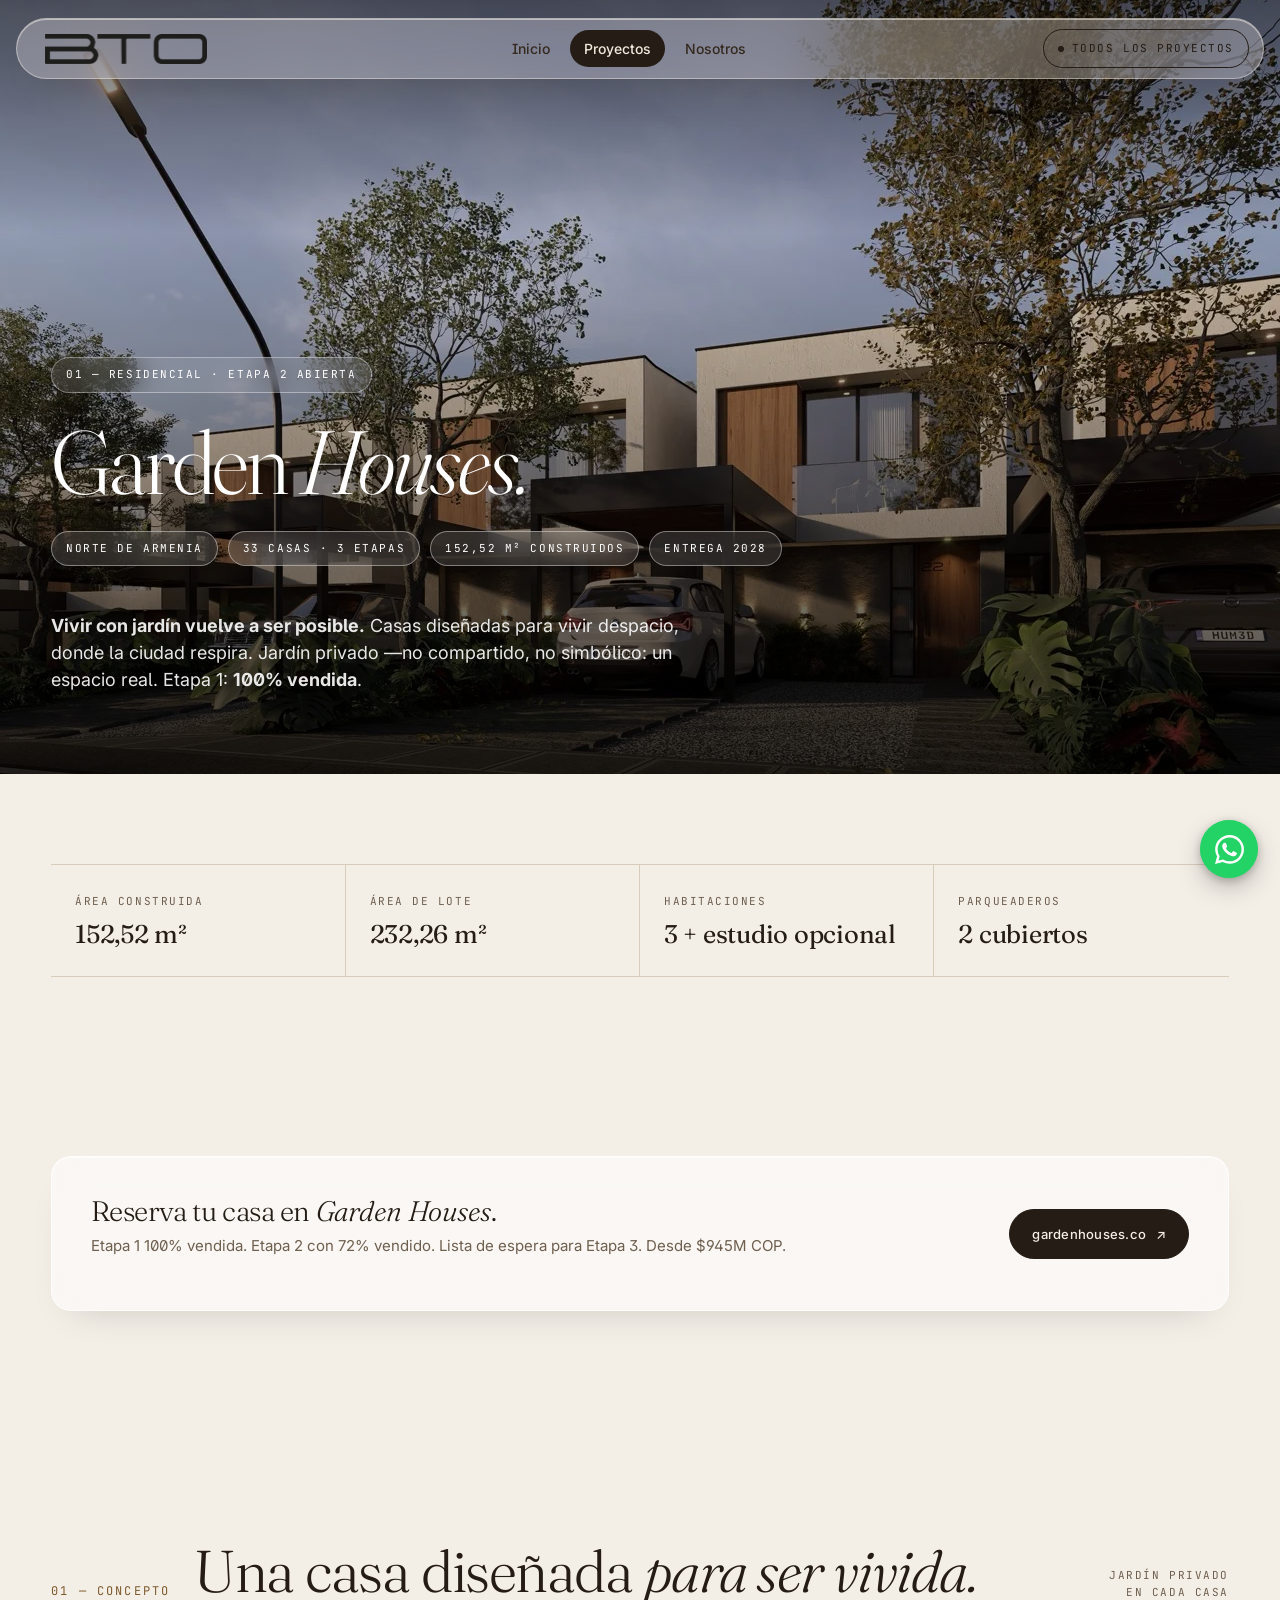
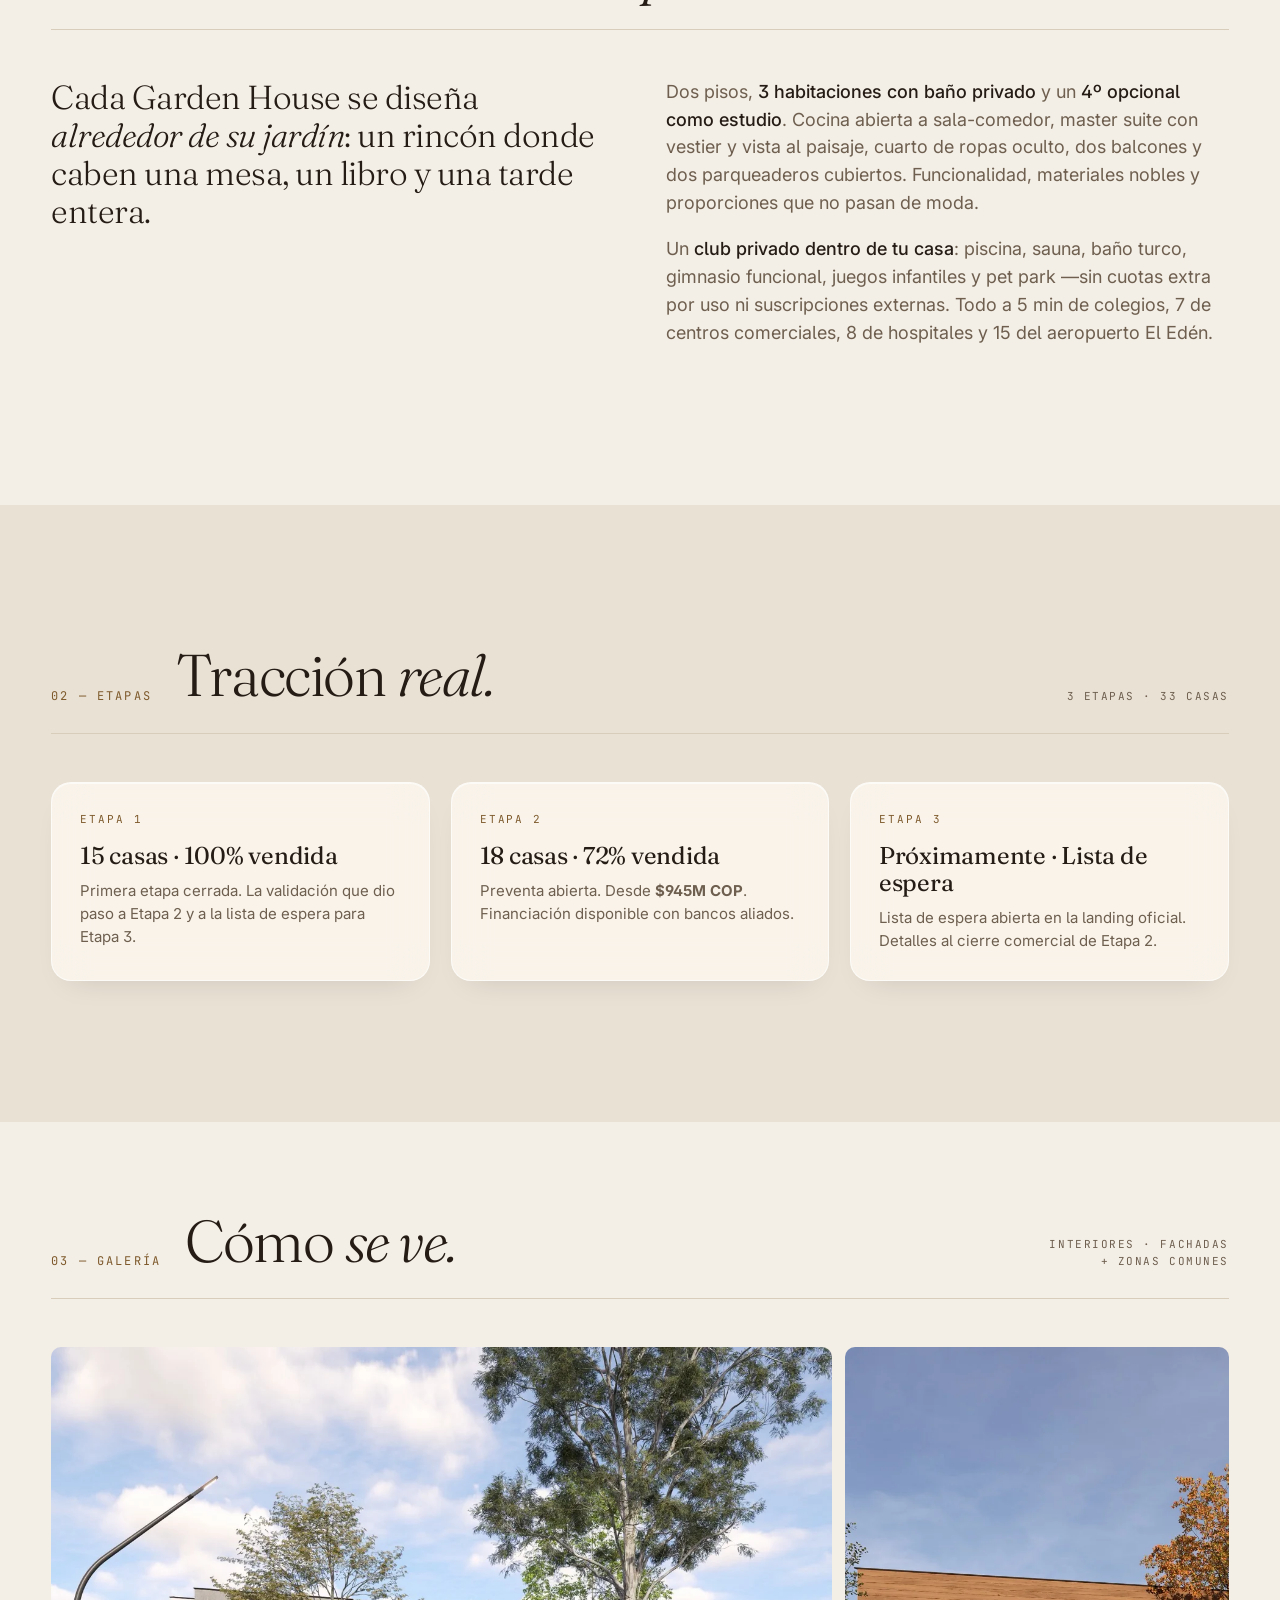
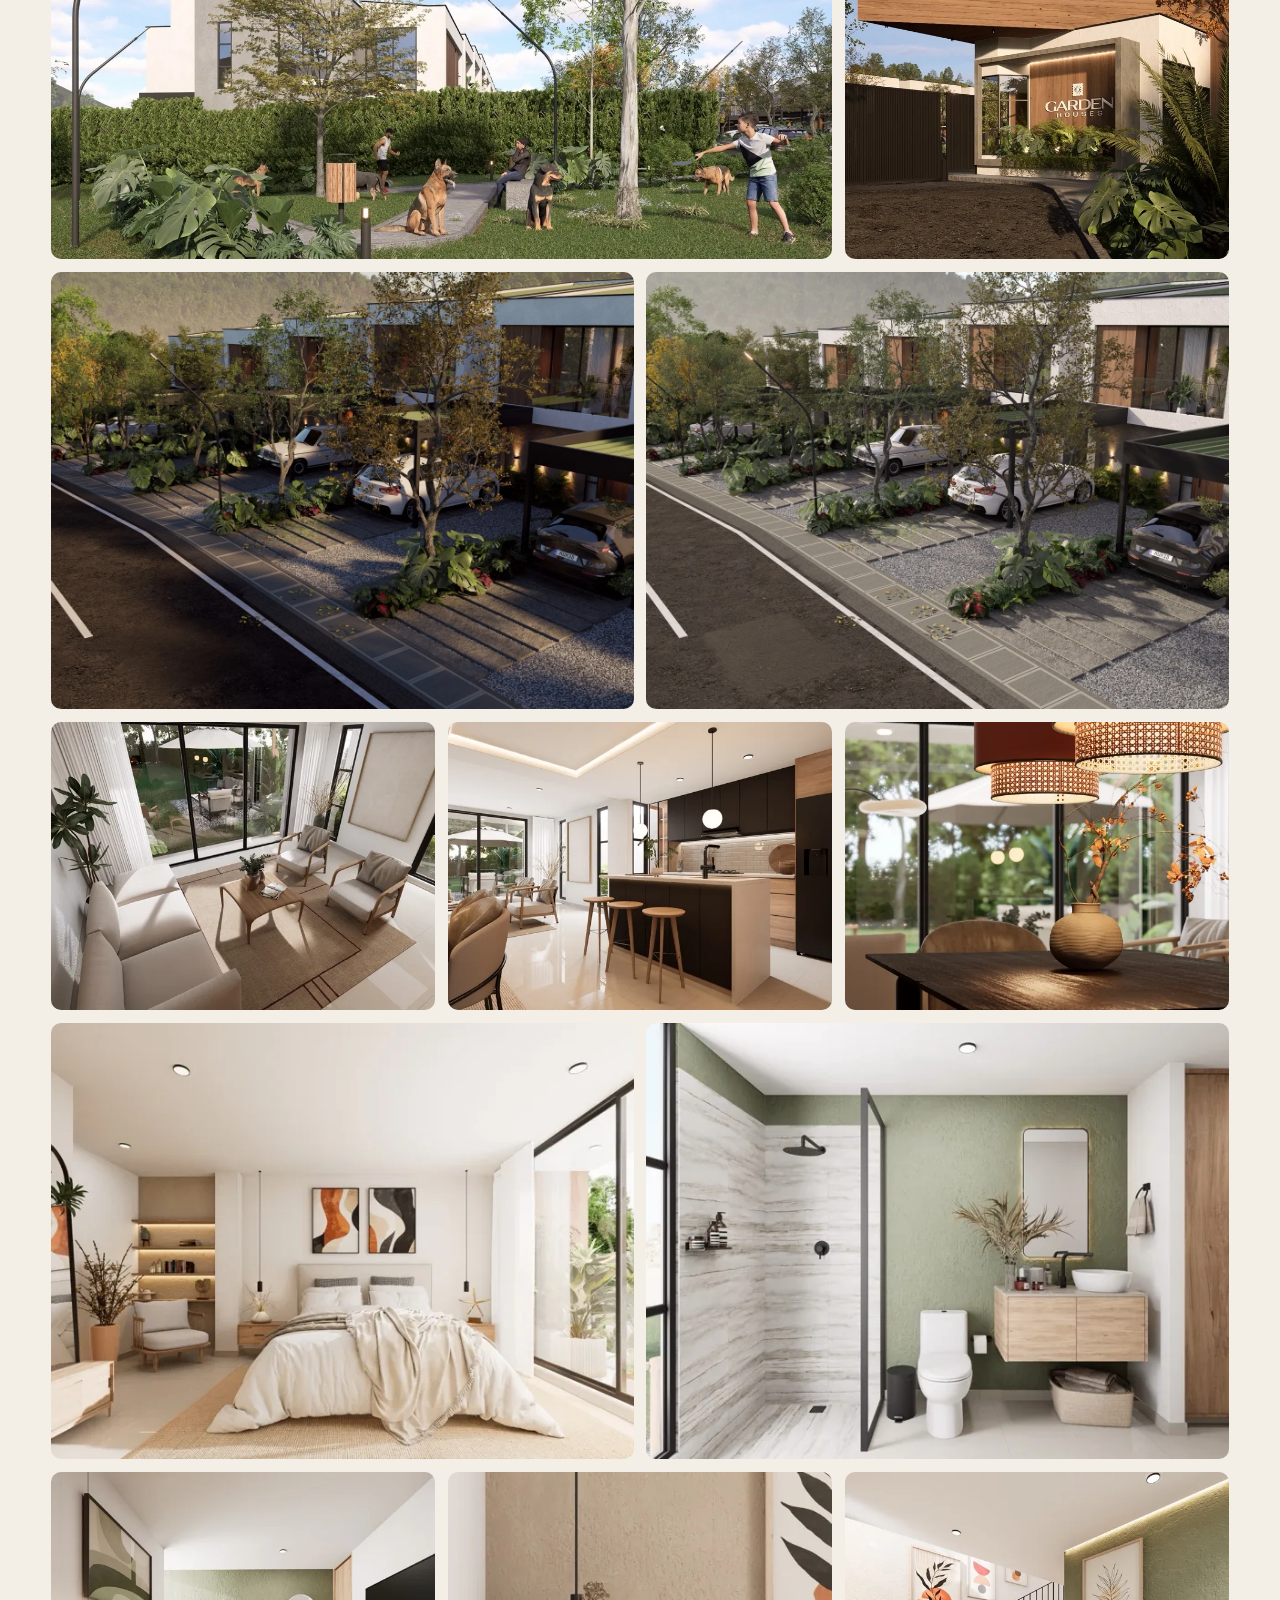
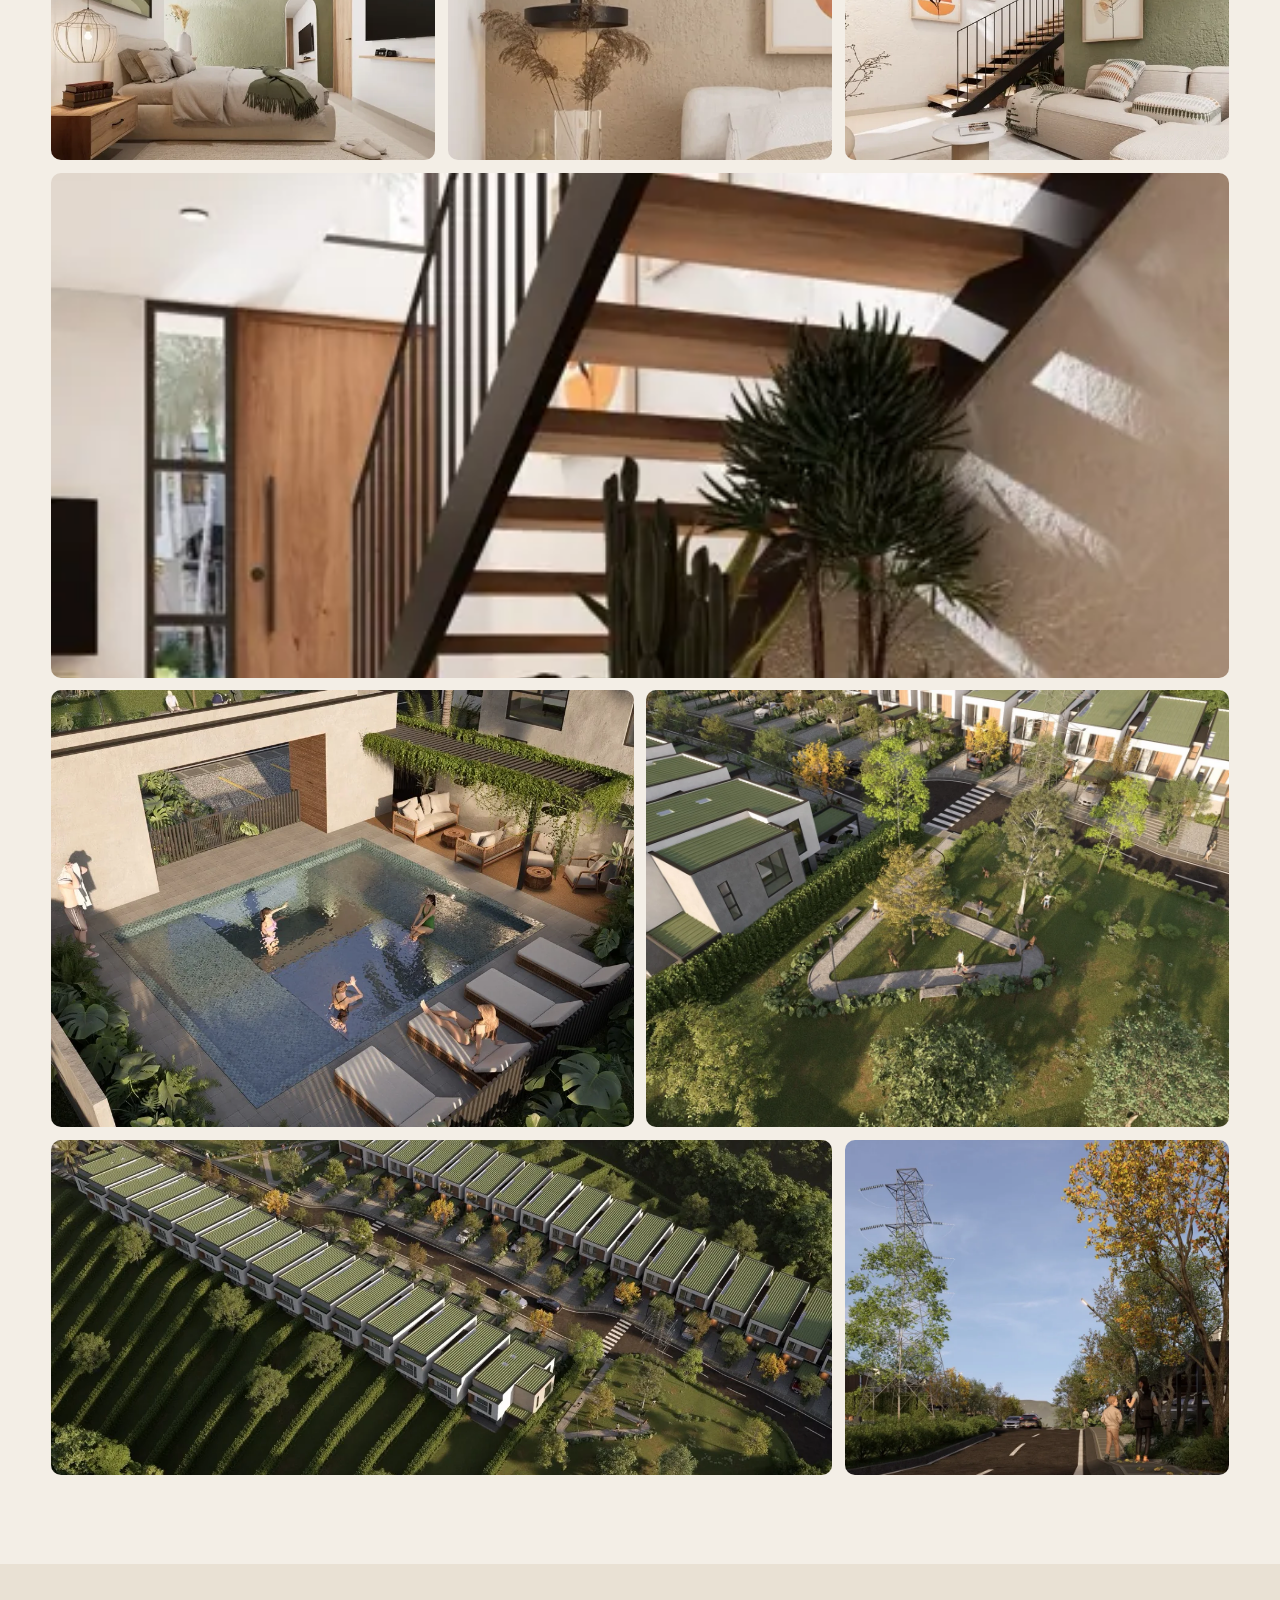
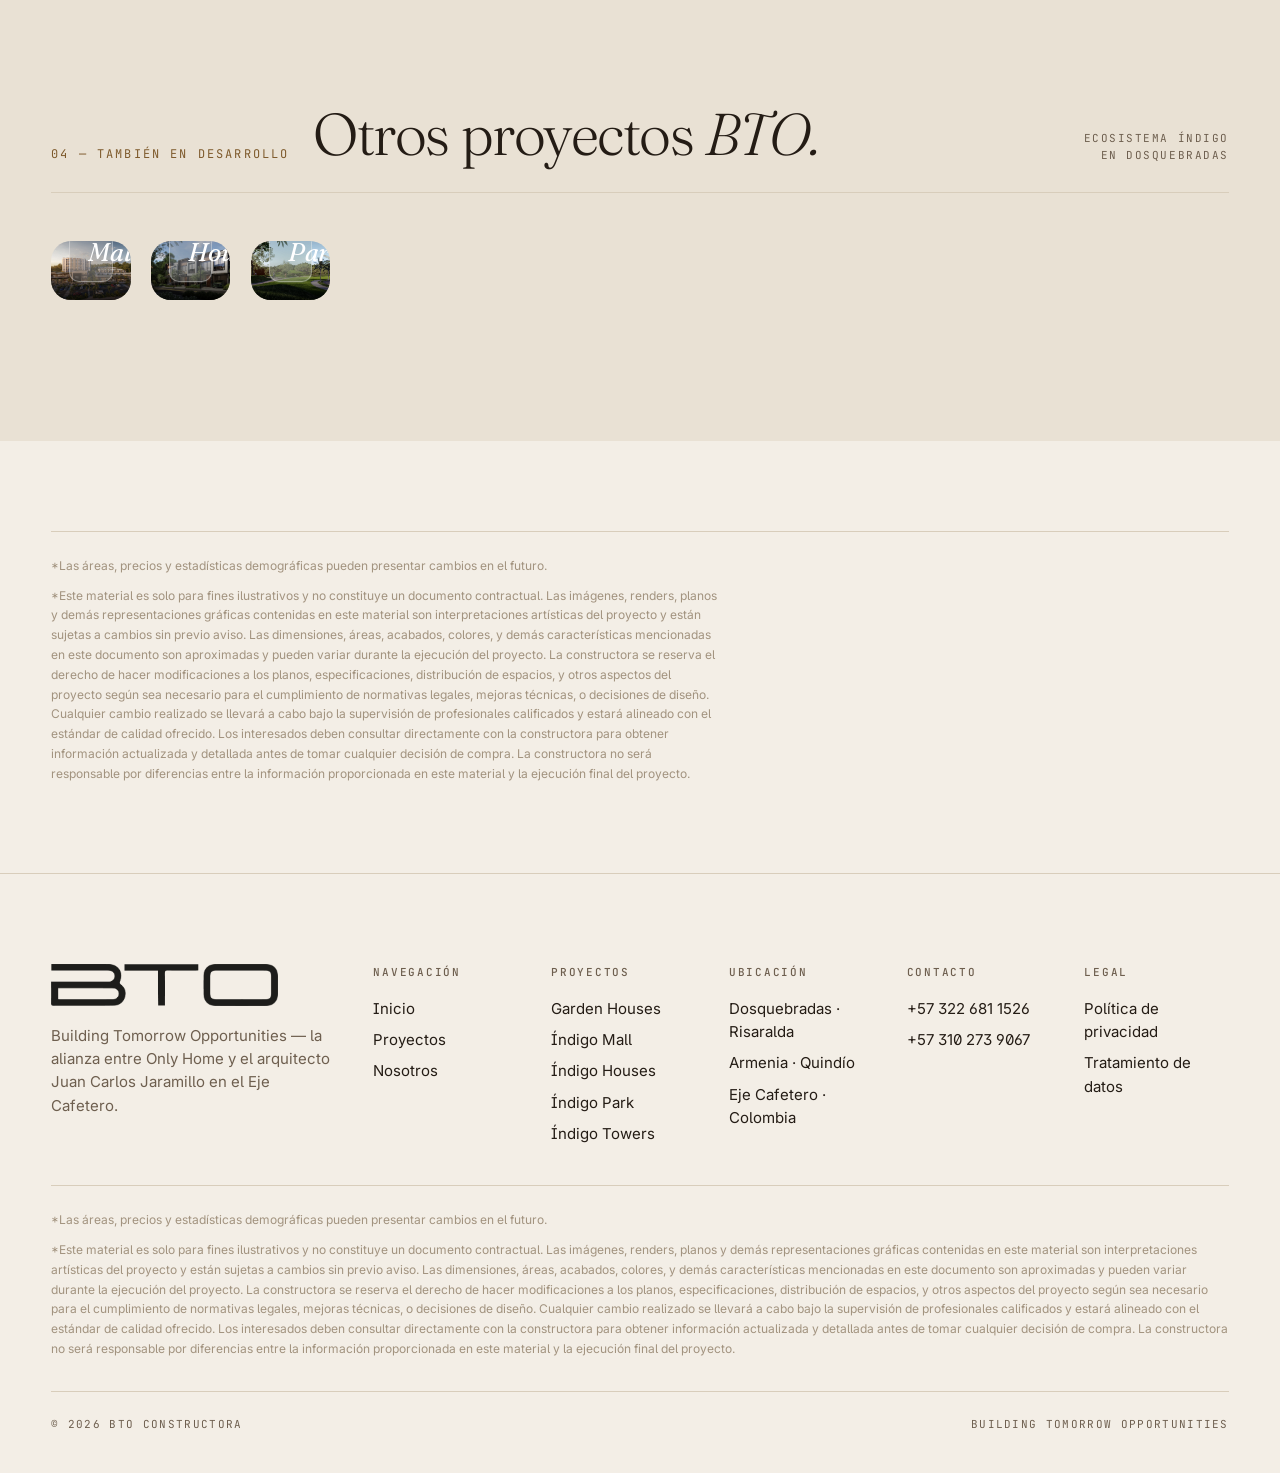
<file: proyectos/garden-houses.html>
<!doctype html>
<html lang="es">
<head>
<meta charset="utf-8" />
<meta name="viewport" content="width=device-width, initial-scale=1" />
<title>Garden Houses — BTO Constructora</title>
<meta name="description" content="Garden Houses — 33 casas en el norte de Armenia. 152,52 m², 3 hab + estudio, jardín privado. Etapa 1 100% vendida. Etapa 2 abierta." />
<link rel="preconnect" href="https://fonts.googleapis.com">
<link rel="preconnect" href="https://fonts.gstatic.com" crossorigin>
<link href="https://fonts.googleapis.com/css2?family=Fraunces:ital,opsz,wght@0,9..144,300;0,9..144,400;1,9..144,300;1,9..144,400&family=Inter:wght@400;500;600&family=JetBrains+Mono:wght@400;500&display=swap" rel="stylesheet">
<link rel="stylesheet" href="../assets/css/style.css">
</head>
<body>

<nav class="nav" aria-label="Principal">
  <a class="nav__brand" href="../index.html">
    <img class="nav__brand-img" src="../assets/img/brand/logo-black.png" alt="BTO Constructora">
  </a>
  <div class="nav__links">
    <a class="nav__link" href="../index.html">Inicio</a>
    <a class="nav__link is-active" href="../proyectos.html">Proyectos</a>
    <a class="nav__link" href="../nosotros.html">Nosotros</a>
  </div>
  <a class="nav__cta" href="../proyectos.html"><span class="dot"></span>Todos los proyectos</a>
  <button class="nav__burger" aria-label="Menú"><span></span></button>
</nav>

<header class="project-hero">
  <div class="project-hero__media"><img src="../assets/img/projects/garden-houses/fachada-casa-sinerx-01.webp" alt="Garden Houses — fachada"></div>
  <div class="project-hero__scrim"></div>
  <div class="project-hero__content">
    <div class="hero__chip" style="display:inline-flex; width:max-content;">01 — Residencial · Etapa 2 abierta</div>
    <h1 class="project-hero__title">Garden <em>Houses.</em></h1>
    <div class="project-hero__meta">
      <span class="project-hero__chip">Norte de Armenia</span>
      <span class="project-hero__chip">33 casas · 3 etapas</span>
      <span class="project-hero__chip">152,52 m² construidos</span>
      <span class="project-hero__chip">Entrega 2028</span>
    </div>
    <p class="project-hero__desc">
      <strong>Vivir con jardín vuelve a ser posible.</strong> Casas diseñadas para vivir despacio, donde la ciudad respira. Jardín privado —no compartido, no simbólico: un espacio real. Etapa 1: <strong>100% vendida</strong>.
    </p>
  </div>
</header>

<section class="page section-tight">
  <div class="container">
    <div class="specs-bar reveal">
      <div class="spec"><div class="spec__lbl">Área construida</div><div class="spec__val">152,52 m²</div></div>
      <div class="spec"><div class="spec__lbl">Área de lote</div><div class="spec__val">232,26 m²</div></div>
      <div class="spec"><div class="spec__lbl">Habitaciones</div><div class="spec__val">3 + estudio opcional</div></div>
      <div class="spec"><div class="spec__lbl">Parqueaderos</div><div class="spec__val">2 cubiertos</div></div>
    </div>
  </div>
</section>

<section class="page section-tight">
  <div class="container">
    <div class="landing-cta reveal">
      <div>
        <h3 class="landing-cta__title">Reserva tu casa en <em>Garden Houses</em>.</h3>
        <p class="landing-cta__desc">Etapa 1 100% vendida. Etapa 2 con 72% vendido. Lista de espera para Etapa 3. Desde $945M COP.</p>
      </div>
      <a class="btn" href="https://gardenhouses.co/" target="_blank" rel="noopener">gardenhouses.co <span class="arrow">↗</span></a>
    </div>
  </div>
</section>

<section class="section page">
  <div class="container">
    <div class="sec-head reveal">
      <div class="sec-head__num">01 — Concepto</div>
      <h2 class="sec-head__title">Una casa diseñada <em>para ser vivida.</em></h2>
      <div class="sec-head__right">Jardín privado<br>en cada casa</div>
    </div>

    <div class="intro reveal">
      <div class="intro__lead">
        Cada Garden House se diseña <em>alrededor de su jardín</em>: un rincón donde caben una mesa, un libro y una tarde entera.
      </div>
      <div class="intro__body">
        <p>Dos pisos, <strong>3 habitaciones con baño privado</strong> y un <strong>4º opcional como estudio</strong>. Cocina abierta a sala-comedor, master suite con vestier y vista al paisaje, cuarto de ropas oculto, dos balcones y dos parqueaderos cubiertos. Funcionalidad, materiales nobles y proporciones que no pasan de moda.</p>
        <p>Un <strong>club privado dentro de tu casa</strong>: piscina, sauna, baño turco, gimnasio funcional, juegos infantiles y pet park —sin cuotas extra por uso ni suscripciones externas. Todo a 5 min de colegios, 7 de centros comerciales, 8 de hospitales y 15 del aeropuerto El Edén.</p>
      </div>
    </div>
  </div>
</section>

<section class="section page bg-soft">
  <div class="container">
    <div class="sec-head reveal">
      <div class="sec-head__num">02 — Etapas</div>
      <h2 class="sec-head__title">Tracción <em>real.</em></h2>
      <div class="sec-head__right">3 etapas · 33 casas</div>
    </div>
    <div class="principles reveal" style="grid-template-columns: repeat(3, 1fr);">
      <div class="principle">
        <div class="principle__num">Etapa 1</div>
        <h3 class="principle__title">15 casas · 100% vendida</h3>
        <p class="principle__body">Primera etapa cerrada. La validación que dio paso a Etapa 2 y a la lista de espera para Etapa 3.</p>
      </div>
      <div class="principle">
        <div class="principle__num">Etapa 2</div>
        <h3 class="principle__title">18 casas · 72% vendida</h3>
        <p class="principle__body">Preventa abierta. Desde <strong>$945M COP</strong>. Financiación disponible con bancos aliados.</p>
      </div>
      <div class="principle">
        <div class="principle__num">Etapa 3</div>
        <h3 class="principle__title">Próximamente · Lista de espera</h3>
        <p class="principle__body">Lista de espera abierta en la landing oficial. Detalles al cierre comercial de Etapa 2.</p>
      </div>
    </div>
  </div>
</section>

<section class="page section-tight">
  <div class="container">
    <div class="sec-head reveal">
      <div class="sec-head__num">03 — Galería</div>
      <h2 class="sec-head__title">Cómo <em>se ve.</em></h2>
      <div class="sec-head__right">Interiores · Fachadas<br>+ Zonas comunes</div>
    </div>
    <div class="gallery reveal">
      <figure class="g-8 wide"><img src="../assets/img/projects/garden-houses/render-exterior-sinerx-01.webp" alt="Render exterior"></figure>
      <figure class="g-4 tall"><img src="../assets/img/projects/garden-houses/porteria-proyecto-sinerx-01.webp" alt="Portería"></figure>

      <figure class="g-6"><img src="../assets/img/projects/garden-houses/fachada-casa-sinerx-02.webp" alt="Fachada casa"></figure>
      <figure class="g-6"><img src="../assets/img/projects/garden-houses/fachada-casa-sinerx-03.webp" alt="Fachada casa"></figure>

      <figure class="g-4"><img src="../assets/img/projects/garden-houses/sala-estar-proyecto-sinerx-01.webp" alt="Sala de estar"></figure>
      <figure class="g-4"><img src="../assets/img/projects/garden-houses/cocina-proyecto-sinerx-01.webp" alt="Cocina"></figure>
      <figure class="g-4"><img src="../assets/img/projects/garden-houses/comedor-proyecto-sinerx-01.webp" alt="Comedor"></figure>

      <figure class="g-6"><img src="../assets/img/projects/garden-houses/habitacion-principal-sinerx-01.webp" alt="Habitación principal"></figure>
      <figure class="g-6"><img src="../assets/img/projects/garden-houses/bano-principal-sinerx-01.webp" alt="Baño principal"></figure>

      <figure class="g-4"><img src="../assets/img/projects/garden-houses/habitacion-2-proyecto-sinerx-01.webp" alt="Habitación secundaria"></figure>
      <figure class="g-4"><img src="../assets/img/projects/garden-houses/habitacion-3-proyecto-sinerx-01.webp" alt="Habitación 3"></figure>
      <figure class="g-4"><img src="../assets/img/projects/garden-houses/escalera-proyecto-sinerx-01.webp" alt="Escalera"></figure>

      <figure class="g-12 wide"><img src="../assets/img/projects/garden-houses/jardin-proyecto-sinerx-01.webp" alt="Jardín privado"></figure>

      <figure class="g-6"><img src="../assets/img/projects/garden-houses/zona-social-sinerx-01.webp" alt="Zona social"></figure>
      <figure class="g-6"><img src="../assets/img/projects/garden-houses/zonas-verdes-sinerx-01.webp" alt="Zonas verdes"></figure>

      <figure class="g-8 wide"><img src="../assets/img/projects/garden-houses/vista-aerea-proyecto-sinerx-01.webp" alt="Vista aérea"></figure>
      <figure class="g-4"><img src="../assets/img/projects/garden-houses/via-urbanismo-sinerx-01.webp" alt="Vía interna"></figure>
    </div>
  </div>
</section>

<section class="section page bg-soft">
  <div class="container">
    <div class="sec-head reveal">
      <div class="sec-head__num">04 — También en desarrollo</div>
      <h2 class="sec-head__title">Otros proyectos <em>BTO.</em></h2>
      <div class="sec-head__right">Ecosistema Índigo<br>en Dosquebradas</div>
    </div>
    <div class="projects-grid">
      <a class="project-card span-4 reveal" href="indigo-mall.html">
        <div class="project-card__media"><img src="../assets/img/projects/indigo-mall/indigo-mall-render-aereo-atardecer-complejo-comercial.webp" alt=""><div class="project-card__scrim"></div></div>
        <div class="project-card__caption"><div><div class="project-card__title">Índigo <em>Mall</em></div></div><span class="project-card__cta">Ver →</span></div>
      </a>
      <a class="project-card span-4 reveal" href="indigo-houses.html">
        <div class="project-card__media"><img src="../assets/img/projects/indigo-houses/indigo-houses-fachadas-calle-privada-vista-atardecer.webp" alt=""><div class="project-card__scrim"></div></div>
        <div class="project-card__caption"><div><div class="project-card__title">Índigo <em>Houses</em></div></div><span class="project-card__cta">Ver →</span></div>
      </a>
      <a class="project-card span-4 reveal" href="indigo-park.html">
        <div class="project-card__media"><img src="../assets/img/projects/indigo-park/cover.webp" alt=""><div class="project-card__scrim"></div></div>
        <div class="project-card__caption"><div><div class="project-card__title">Índigo <em>Park</em></div></div><span class="project-card__cta">Ver →</span></div>
      </a>
    </div>
  </div>
</section>

<!-- Aviso legal -->
<section class="page section-tight">
  <div class="container">
    <div class="disclaimer reveal">
      <p>*Las áreas, precios y estadísticas demográficas pueden presentar cambios en el futuro.</p>
      <p>*Este material es solo para fines ilustrativos y no constituye un documento contractual. Las imágenes, renders, planos y demás representaciones gráficas contenidas en este material son interpretaciones artísticas del proyecto y están sujetas a cambios sin previo aviso. Las dimensiones, áreas, acabados, colores, y demás características mencionadas en este documento son aproximadas y pueden variar durante la ejecución del proyecto. La constructora se reserva el derecho de hacer modificaciones a los planos, especificaciones, distribución de espacios, y otros aspectos del proyecto según sea necesario para el cumplimiento de normativas legales, mejoras técnicas, o decisiones de diseño. Cualquier cambio realizado se llevará a cabo bajo la supervisión de profesionales calificados y estará alineado con el estándar de calidad ofrecido. Los interesados deben consultar directamente con la constructora para obtener información actualizada y detallada antes de tomar cualquier decisión de compra. La constructora no será responsable por diferencias entre la información proporcionada en este material y la ejecución final del proyecto.</p>
    </div>
  </div>
</section>

<footer class="footer">
  <div class="footer__grid">
    <div>
      <img src="../assets/img/brand/logo-black.png" alt="BTO Constructora" style="height: 42px; width: auto; margin-bottom: 18px;">
      <p class="muted" style="max-width: 38ch;">Building Tomorrow Opportunities — la alianza entre Only Home y el arquitecto Juan Carlos Jaramillo en el Eje Cafetero.</p>
    </div>
    <div><h5>Navegación</h5><ul>
      <li><a href="../index.html">Inicio</a></li><li><a href="../proyectos.html">Proyectos</a></li><li><a href="../nosotros.html">Nosotros</a></li>
    </ul></div>
    <div><h5>Proyectos</h5><ul>
      <li><a href="garden-houses.html">Garden Houses</a></li>
      <li><a href="indigo-mall.html">Índigo Mall</a></li>
      <li><a href="indigo-houses.html">Índigo Houses</a></li>
      <li><a href="indigo-park.html">Índigo Park</a></li>
      <li><a href="indigo-towers.html">Índigo Towers</a></li>
    </ul></div>
    <div><h5>Ubicación</h5><ul>
      <li>Dosquebradas · Risaralda</li><li>Armenia · Quindío</li><li>Eje Cafetero · Colombia</li>
    </ul></div>
    <div><h5>Contacto</h5><ul>
      <li><a href="tel:+573226811526">+57 322 681 1526</a></li>
      <li><a href="tel:+573102739067">+57 310 273 9067</a></li>
    </ul></div>
    <div><h5>Legal</h5><ul>
      <li><a href="../legal/politica-tratamiento-datos.html">Política de privacidad</a></li>
      <li><a href="../legal/autorizacion-tratamiento-datos.html">Tratamiento de datos</a></li>
    </ul></div>
  </div>

  <div class="footer__disclaimer">
    <p>*Las áreas, precios y estadísticas demográficas pueden presentar cambios en el futuro.</p>
    <p>*Este material es solo para fines ilustrativos y no constituye un documento contractual. Las imágenes, renders, planos y demás representaciones gráficas contenidas en este material son interpretaciones artísticas del proyecto y están sujetas a cambios sin previo aviso. Las dimensiones, áreas, acabados, colores, y demás características mencionadas en este documento son aproximadas y pueden variar durante la ejecución del proyecto. La constructora se reserva el derecho de hacer modificaciones a los planos, especificaciones, distribución de espacios, y otros aspectos del proyecto según sea necesario para el cumplimiento de normativas legales, mejoras técnicas, o decisiones de diseño. Cualquier cambio realizado se llevará a cabo bajo la supervisión de profesionales calificados y estará alineado con el estándar de calidad ofrecido. Los interesados deben consultar directamente con la constructora para obtener información actualizada y detallada antes de tomar cualquier decisión de compra. La constructora no será responsable por diferencias entre la información proporcionada en este material y la ejecución final del proyecto.</p>
  </div>

  <div class="footer__bottom"><span>© 2026 BTO Constructora</span><span>Building Tomorrow Opportunities</span></div>
</footer>

<!-- WhatsApp floating button -->
<a class="whatsapp-float" href="https://wa.me/573226811526?text=Hola%2C%20quiero%20más%20información%20sobre%20los%20proyectos%20de%20BTO%20Constructora." target="_blank" rel="noopener" aria-label="Escríbenos por WhatsApp">
  <span class="whatsapp-float__pulse" aria-hidden="true"></span>
  <svg viewBox="0 0 24 24" aria-hidden="true"><path d="M17.472 14.382c-.297-.149-1.758-.867-2.03-.967-.273-.099-.471-.148-.67.15-.197.297-.767.966-.94 1.164-.173.199-.347.223-.644.075-.297-.15-1.255-.463-2.39-1.475-.883-.788-1.48-1.761-1.653-2.059-.173-.297-.018-.458.13-.606.134-.133.298-.347.446-.52.149-.174.198-.298.298-.497.099-.198.05-.371-.025-.52-.075-.149-.669-1.612-.916-2.207-.242-.579-.487-.5-.669-.51-.173-.008-.371-.01-.57-.01-.198 0-.52.074-.792.372-.272.297-1.04 1.016-1.04 2.479 0 1.462 1.065 2.875 1.213 3.074.149.198 2.096 3.2 5.077 4.487.709.306 1.262.489 1.694.625.712.227 1.36.195 1.871.118.571-.085 1.758-.719 2.006-1.413.248-.694.248-1.289.173-1.413-.074-.124-.272-.198-.57-.347z"/><path d="M12.05 21.785h-.004a9.87 9.87 0 01-5.031-1.378l-.361-.214-3.741.982.998-3.648-.235-.374a9.86 9.86 0 01-1.51-5.26c.001-5.45 4.436-9.885 9.888-9.885 2.64 0 5.122 1.03 6.988 2.898a9.825 9.825 0 012.893 6.994c-.003 5.45-4.437 9.885-9.885 9.885zm8.413-18.297A11.815 11.815 0 0012.05.003C5.495.003.16 5.336.157 11.892a11.86 11.86 0 001.588 5.945L0 24l6.304-1.654a11.888 11.888 0 005.741 1.464h.005c6.554 0 11.89-5.334 11.893-11.891a11.821 11.821 0 00-3.48-8.431z"/></svg>
</a>

<script src="../assets/js/main.js"></script>
</body>
</html>
</file>
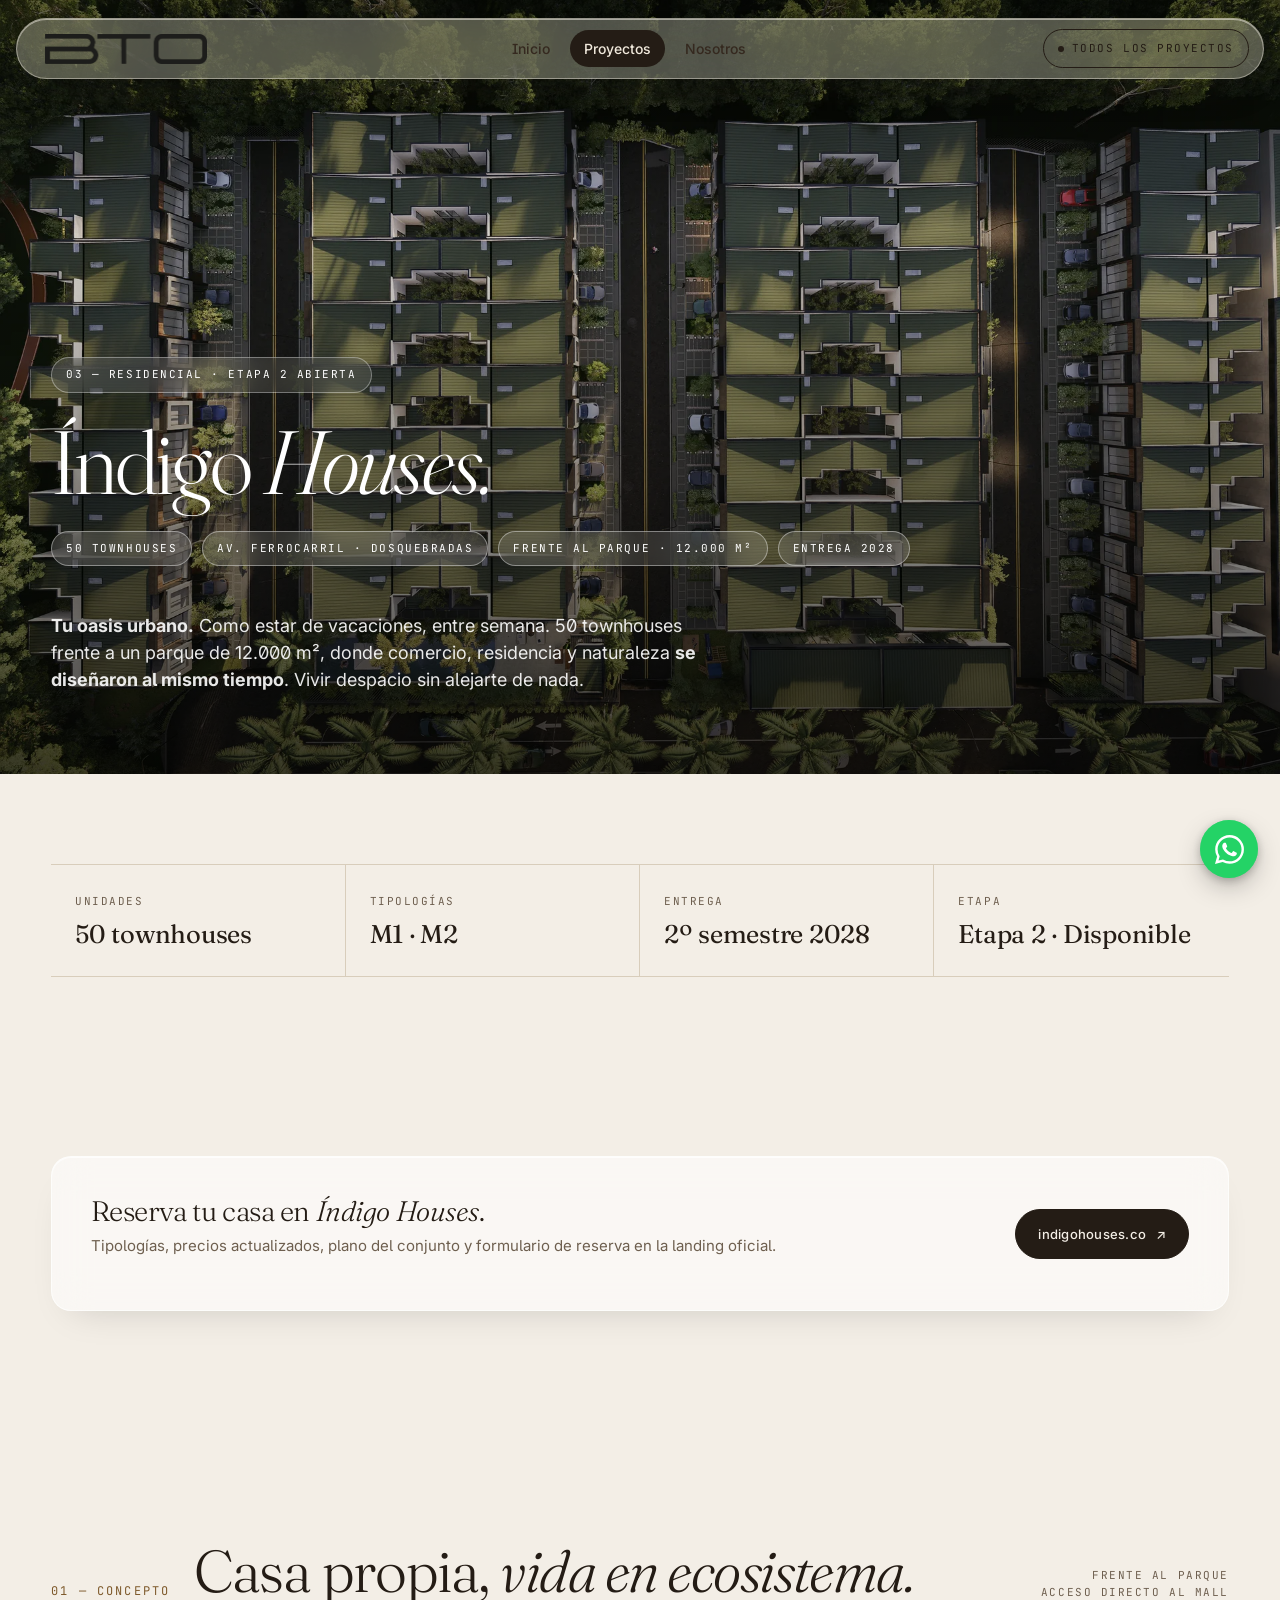
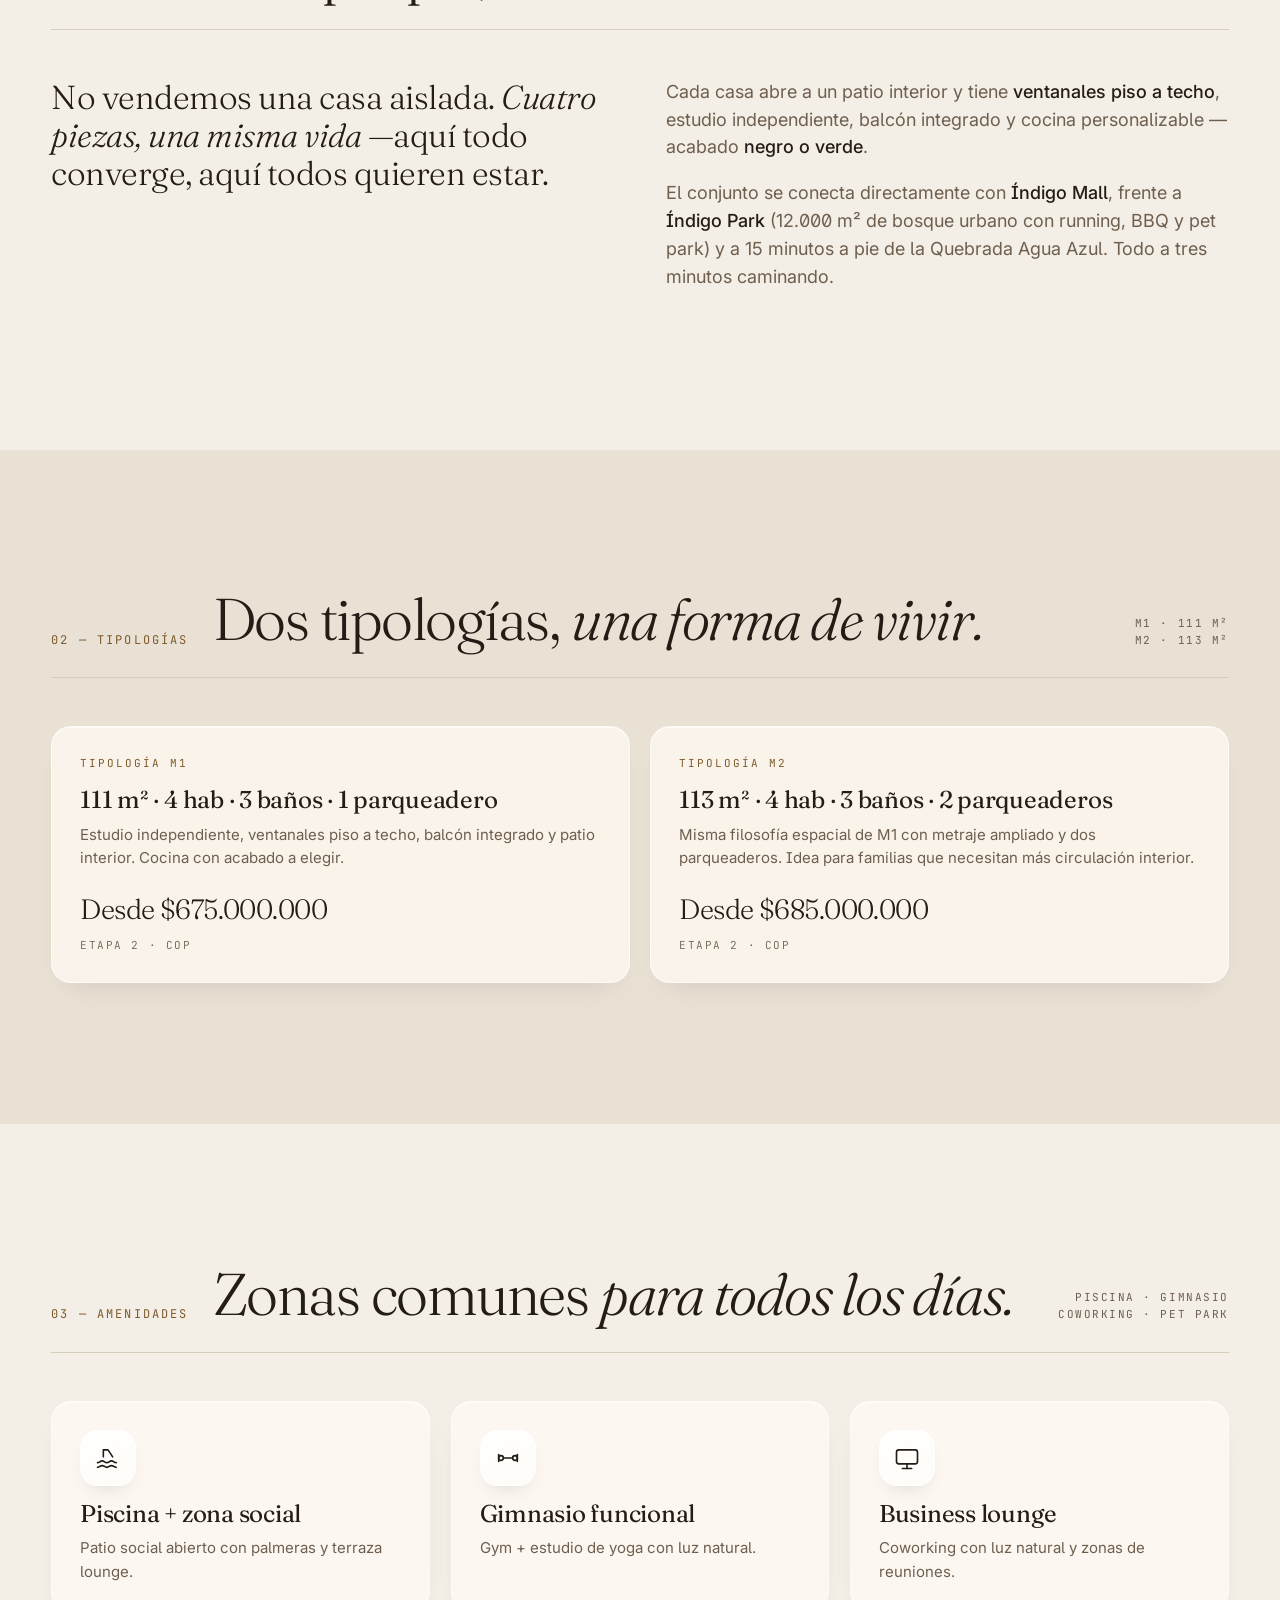
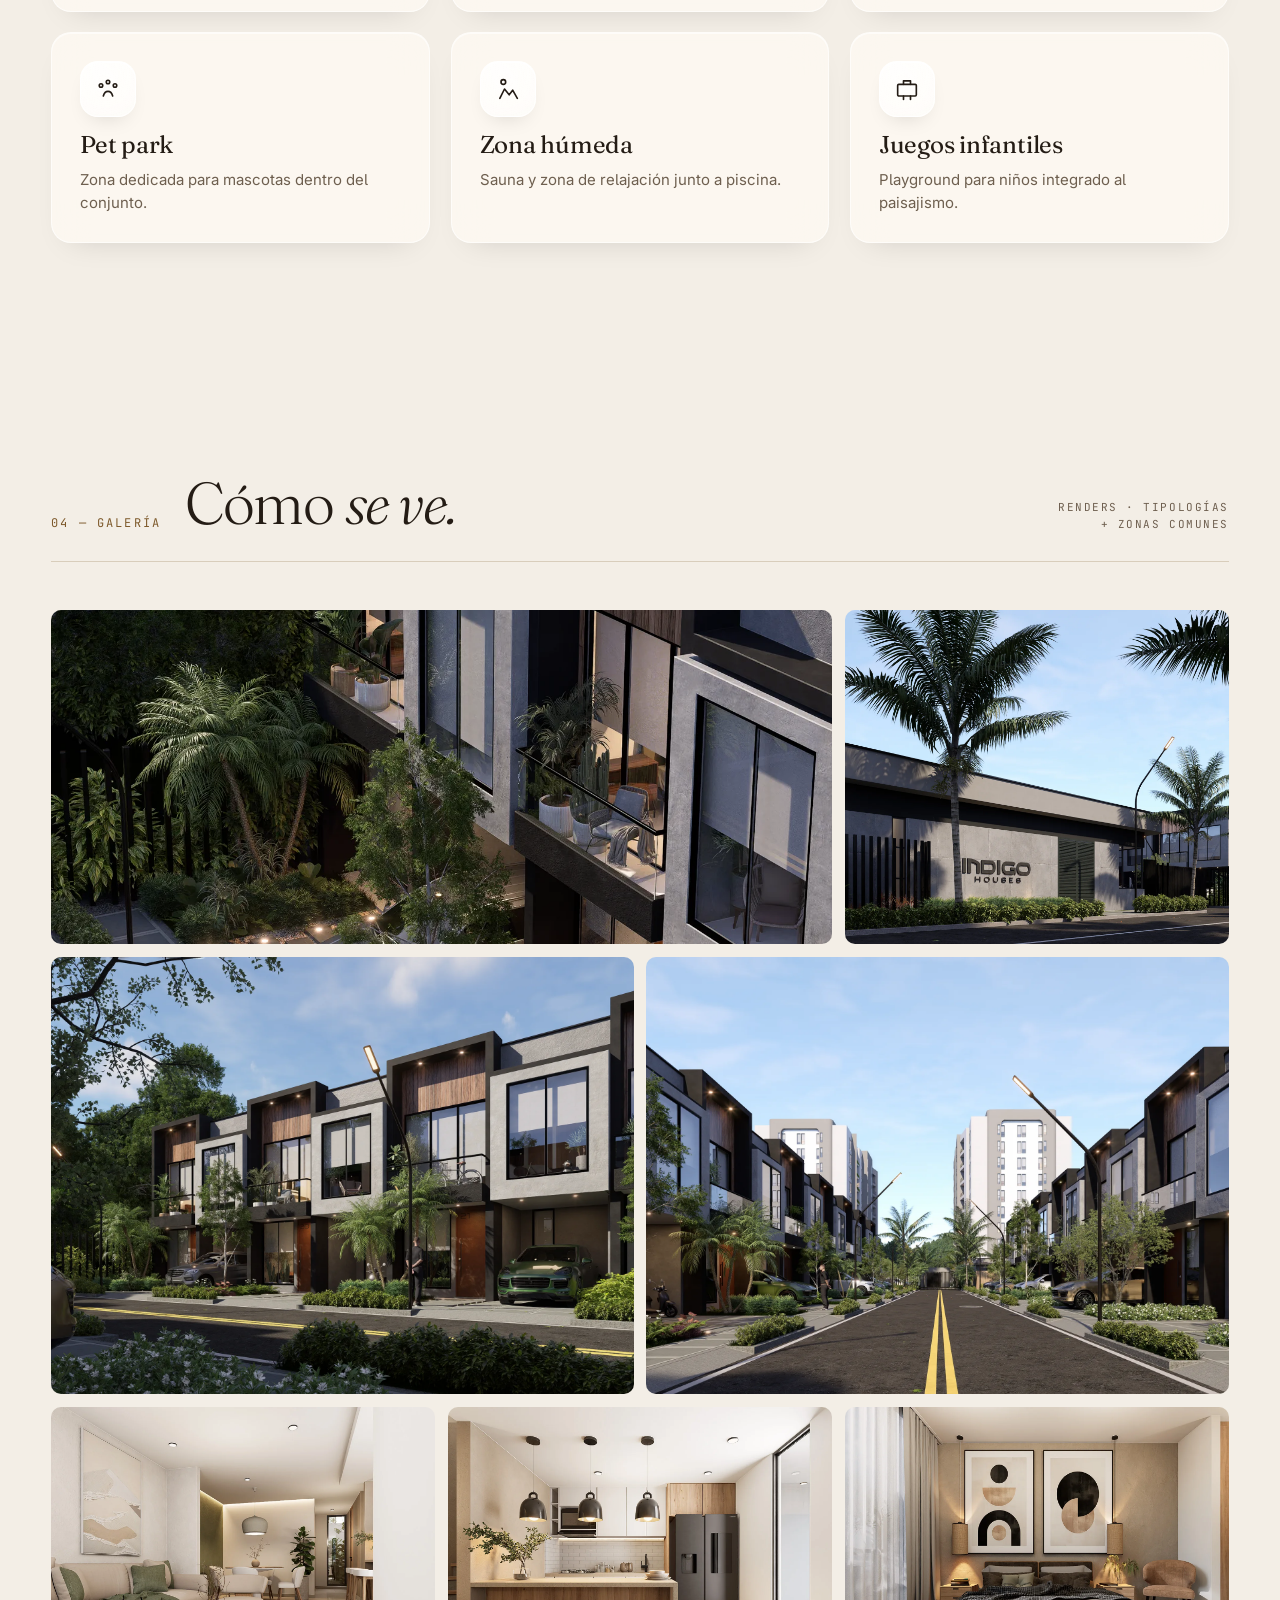
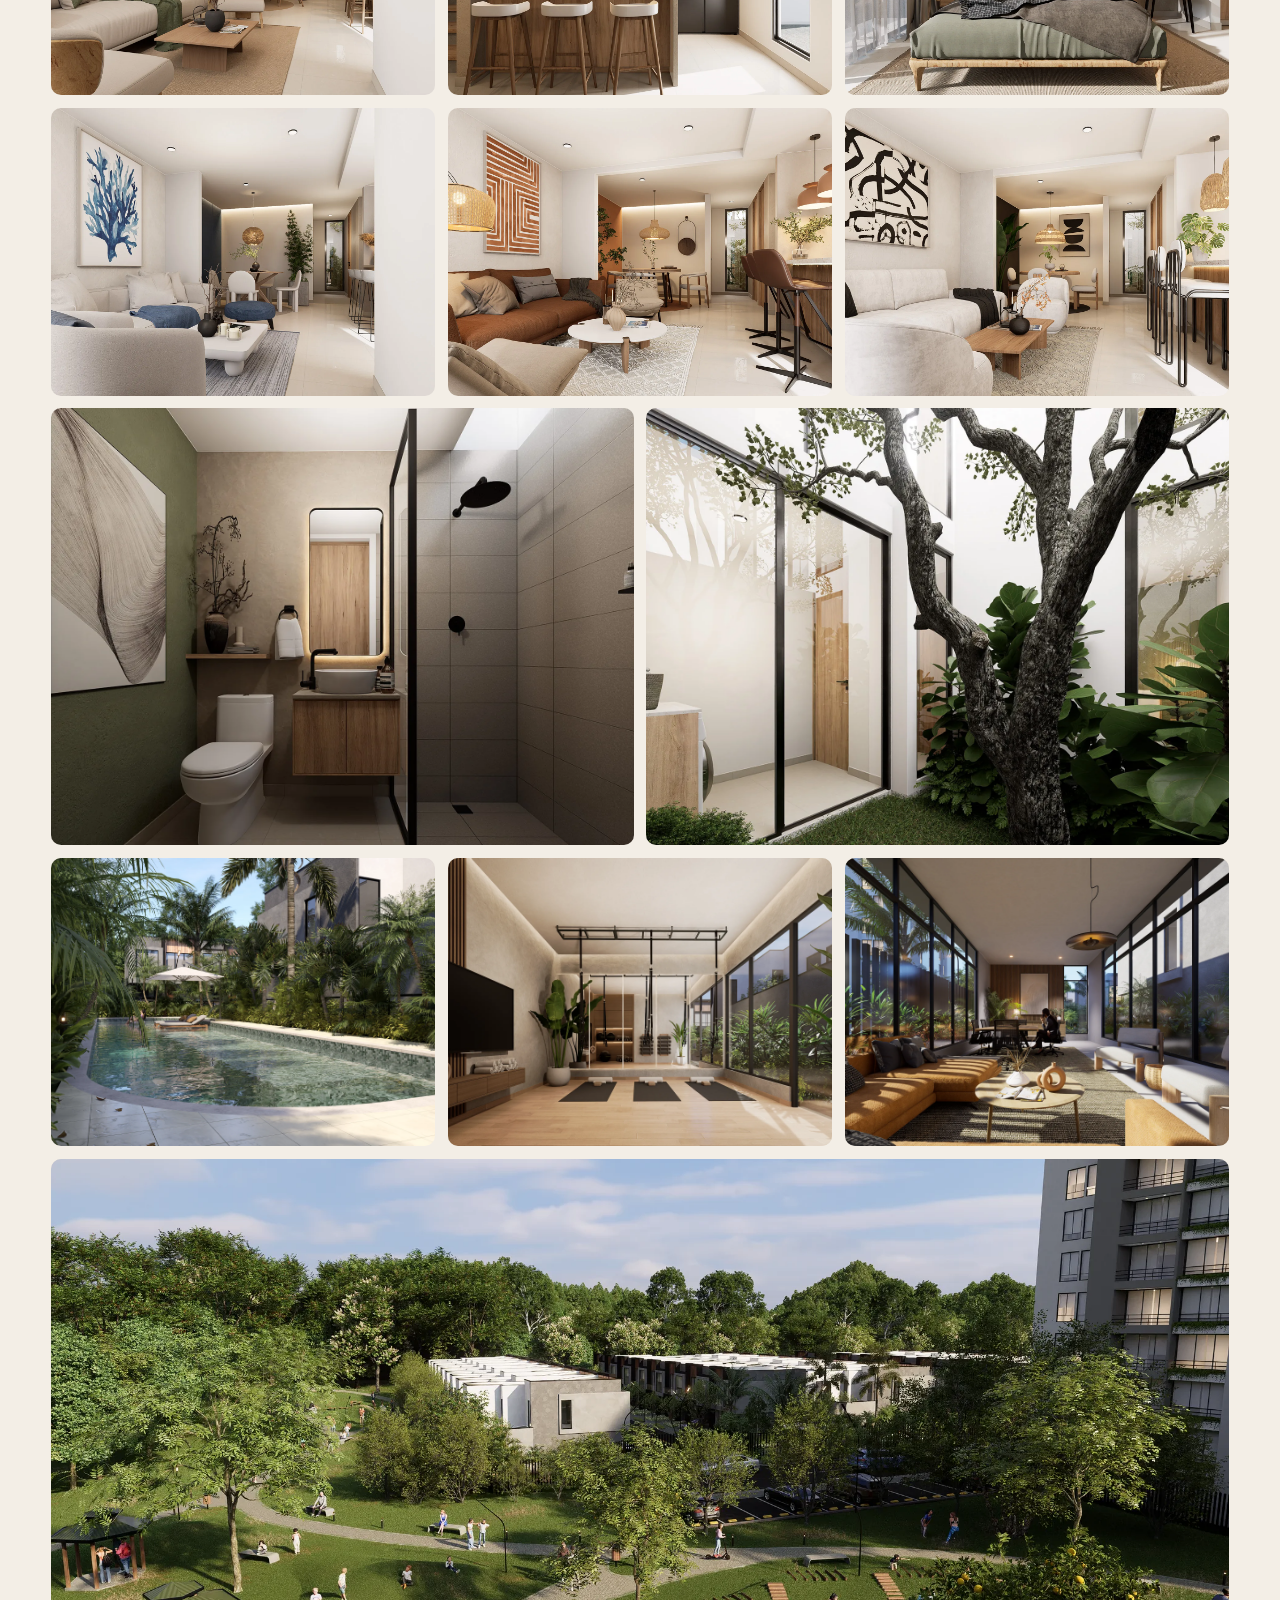
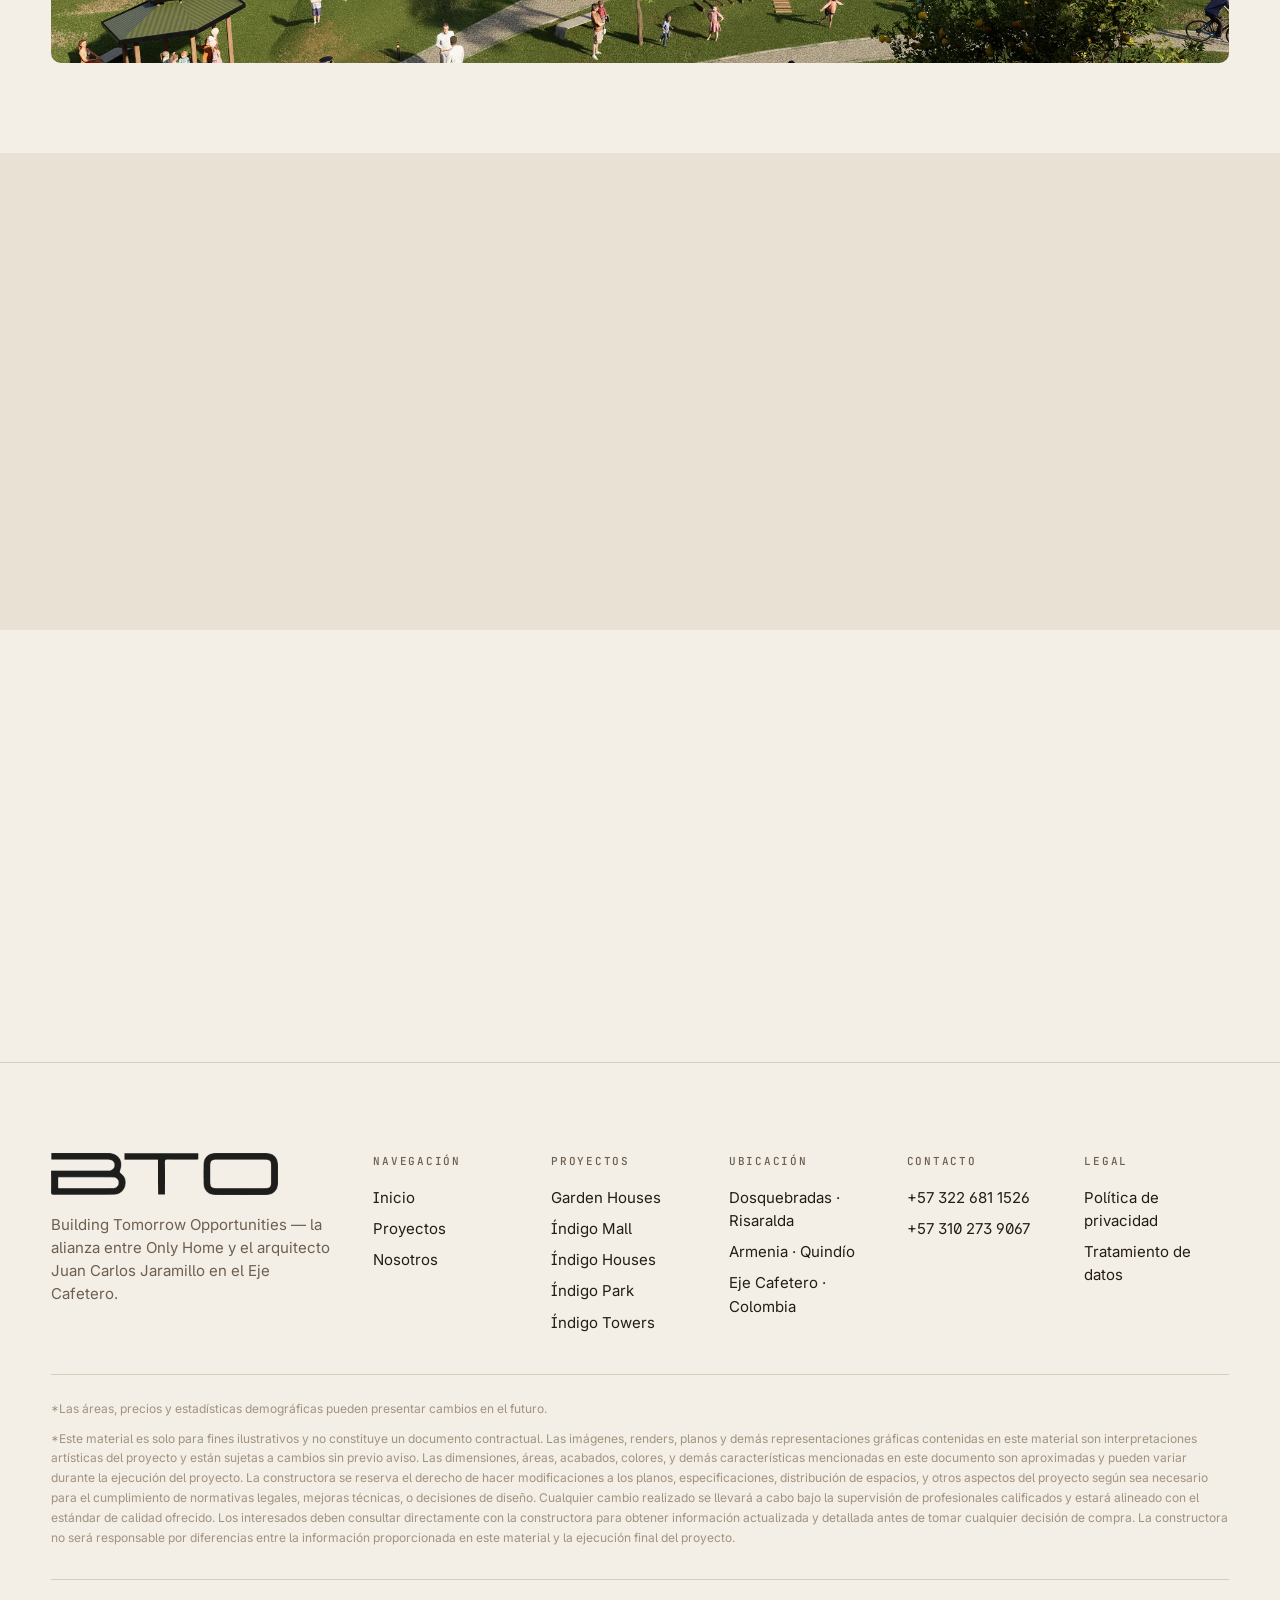
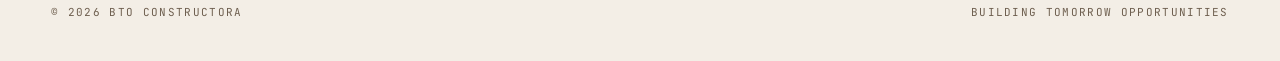
<file: proyectos/indigo-houses.html>
<!doctype html>
<html lang="es">
<head>
<meta charset="utf-8" />
<meta name="viewport" content="width=device-width, initial-scale=1" />
<title>Índigo Houses — BTO Constructora</title>
<meta name="description" content="Índigo Houses: 50 townhouses frente a un parque urbano de 12.000 m² en Dosquebradas. Tipologías M1 y M2 desde $675M. Entrega 2028." />
<link rel="preconnect" href="https://fonts.googleapis.com">
<link rel="preconnect" href="https://fonts.gstatic.com" crossorigin>
<link href="https://fonts.googleapis.com/css2?family=Fraunces:ital,opsz,wght@0,9..144,300;0,9..144,400;1,9..144,300;1,9..144,400&family=Inter:wght@400;500;600&family=JetBrains+Mono:wght@400;500&display=swap" rel="stylesheet">
<link rel="stylesheet" href="../assets/css/style.css">
</head>
<body>

<nav class="nav" aria-label="Principal">
  <a class="nav__brand" href="../index.html">
    <img class="nav__brand-img" src="../assets/img/brand/logo-black.png" alt="BTO Constructora">
  </a>
  <div class="nav__links">
    <a class="nav__link" href="../index.html">Inicio</a>
    <a class="nav__link is-active" href="../proyectos.html">Proyectos</a>
    <a class="nav__link" href="../nosotros.html">Nosotros</a>
  </div>
  <a class="nav__cta" href="../proyectos.html"><span class="dot"></span>Todos los proyectos</a>
  <button class="nav__burger" aria-label="Menú"><span></span></button>
</nav>

<header class="project-hero">
  <div class="project-hero__media"><img src="../assets/img/projects/indigo-houses/indigo-houses-vista-dron-conjunto-completo-aereo.webp" alt="Índigo Houses — vista aérea conjunto"></div>
  <div class="project-hero__scrim"></div>
  <div class="project-hero__content">
    <div class="hero__chip" style="display:inline-flex; width:max-content;">03 — Residencial · Etapa 2 abierta</div>
    <h1 class="project-hero__title">Índigo <em>Houses.</em></h1>
    <div class="project-hero__meta">
      <span class="project-hero__chip">50 townhouses</span>
      <span class="project-hero__chip">Av. Ferrocarril · Dosquebradas</span>
      <span class="project-hero__chip">Frente al parque · 12.000 m²</span>
      <span class="project-hero__chip">Entrega 2028</span>
    </div>
    <p class="project-hero__desc">
      <strong>Tu oasis urbano.</strong> Como estar de vacaciones, entre semana. 50 townhouses frente a un parque de 12.000 m², donde comercio, residencia y naturaleza <strong>se diseñaron al mismo tiempo</strong>. Vivir despacio sin alejarte de nada.
    </p>
  </div>
</header>

<!-- Specs -->
<section class="page section-tight">
  <div class="container">
    <div class="specs-bar reveal">
      <div class="spec"><div class="spec__lbl">Unidades</div><div class="spec__val">50 townhouses</div></div>
      <div class="spec"><div class="spec__lbl">Tipologías</div><div class="spec__val">M1 · M2</div></div>
      <div class="spec"><div class="spec__lbl">Entrega</div><div class="spec__val">2º semestre 2028</div></div>
      <div class="spec"><div class="spec__lbl">Etapa</div><div class="spec__val">Etapa 2 · Disponible</div></div>
    </div>
  </div>
</section>

<!-- CTA landing -->
<section class="page section-tight">
  <div class="container">
    <div class="landing-cta reveal">
      <div>
        <h3 class="landing-cta__title">Reserva tu casa en <em>Índigo Houses</em>.</h3>
        <p class="landing-cta__desc">Tipologías, precios actualizados, plano del conjunto y formulario de reserva en la landing oficial.</p>
      </div>
      <a class="btn" href="https://www.indigohouses.co/" target="_blank" rel="noopener">indigohouses.co <span class="arrow">↗</span></a>
    </div>
  </div>
</section>

<!-- Concepto -->
<section class="section page">
  <div class="container">
    <div class="sec-head reveal">
      <div class="sec-head__num">01 — Concepto</div>
      <h2 class="sec-head__title">Casa propia, <em>vida en ecosistema.</em></h2>
      <div class="sec-head__right">Frente al parque<br>Acceso directo al mall</div>
    </div>

    <div class="intro reveal">
      <div class="intro__lead">
        No vendemos una casa aislada. <em>Cuatro piezas, una misma vida</em> —aquí todo converge, aquí todos quieren estar.
      </div>
      <div class="intro__body">
        <p>Cada casa abre a un patio interior y tiene <strong>ventanales piso a techo</strong>, estudio independiente, balcón integrado y cocina personalizable —acabado <strong>negro o verde</strong>.</p>
        <p>El conjunto se conecta directamente con <strong>Índigo Mall</strong>, frente a <strong>Índigo Park</strong> (12.000 m² de bosque urbano con running, BBQ y pet park) y a 15 minutos a pie de la Quebrada Agua Azul. Todo a tres minutos caminando.</p>
      </div>
    </div>
  </div>
</section>

<!-- Tipologías -->
<section class="section page bg-soft">
  <div class="container">
    <div class="sec-head reveal">
      <div class="sec-head__num">02 — Tipologías</div>
      <h2 class="sec-head__title">Dos tipologías, <em>una forma de vivir.</em></h2>
      <div class="sec-head__right">M1 · 111 m²<br>M2 · 113 m²</div>
    </div>

    <div class="principles reveal" style="grid-template-columns: 1fr 1fr;">
      <div class="principle">
        <div class="principle__num">Tipología M1</div>
        <h3 class="principle__title">111 m² · 4 hab · 3 baños · 1 parqueadero</h3>
        <p class="principle__body">Estudio independiente, ventanales piso a techo, balcón integrado y patio interior. Cocina con acabado a elegir.</p>
        <p style="margin: 18px 0 0; font-family: var(--f-display); font-size: 28px; font-weight: 300; letter-spacing: -.02em;">Desde $675.000.000 <span style="font-family: var(--f-mono); font-size: 11px; letter-spacing: .14em; text-transform: uppercase; color: var(--ink-muted); display:block; margin-top: 6px;">Etapa 2 · COP</span></p>
      </div>
      <div class="principle">
        <div class="principle__num">Tipología M2</div>
        <h3 class="principle__title">113 m² · 4 hab · 3 baños · 2 parqueaderos</h3>
        <p class="principle__body">Misma filosofía espacial de M1 con metraje ampliado y dos parqueaderos. Idea para familias que necesitan más circulación interior.</p>
        <p style="margin: 18px 0 0; font-family: var(--f-display); font-size: 28px; font-weight: 300; letter-spacing: -.02em;">Desde $685.000.000 <span style="font-family: var(--f-mono); font-size: 11px; letter-spacing: .14em; text-transform: uppercase; color: var(--ink-muted); display:block; margin-top: 6px;">Etapa 2 · COP</span></p>
      </div>
    </div>
  </div>
</section>

<!-- Amenidades -->
<section class="section page">
  <div class="container">
    <div class="sec-head reveal">
      <div class="sec-head__num">03 — Amenidades</div>
      <h2 class="sec-head__title">Zonas comunes <em>para todos los días.</em></h2>
      <div class="sec-head__right">Piscina · Gimnasio<br>Coworking · Pet park</div>
    </div>

    <div class="principles reveal" style="grid-template-columns: repeat(3, 1fr);">
      <div class="principle"><span class="ficon lg"><svg viewBox="0 0 24 24" stroke="currentColor" stroke-width="1.4" fill="none" stroke-linecap="round" stroke-linejoin="round"><path d="M3 16c2 0 2-1.5 4-1.5s2 1.5 4 1.5 2-1.5 4-1.5 2 1.5 4 1.5"/><path d="M3 20c2 0 2-1.5 4-1.5s2 1.5 4 1.5 2-1.5 4-1.5 2 1.5 4 1.5"/><path d="M8 11V5h4l4 6"/></svg></span><h3 class="principle__title">Piscina + zona social</h3><p class="principle__body">Patio social abierto con palmeras y terraza lounge.</p></div>
      <div class="principle"><span class="ficon lg"><svg viewBox="0 0 24 24" stroke="currentColor" stroke-width="1.4" fill="none" stroke-linecap="round" stroke-linejoin="round"><circle cx="6" cy="12" r="2"/><circle cx="18" cy="12" r="2"/><path d="M8 12h8"/><path d="M4 9v6"/><path d="M20 9v6"/></svg></span><h3 class="principle__title">Gimnasio funcional</h3><p class="principle__body">Gym + estudio de yoga con luz natural.</p></div>
      <div class="principle"><span class="ficon lg"><svg viewBox="0 0 24 24" stroke="currentColor" stroke-width="1.4" fill="none" stroke-linecap="round" stroke-linejoin="round"><rect x="3" y="5" width="18" height="12" rx="2"/><path d="M8 21h8"/><path d="M12 17v4"/></svg></span><h3 class="principle__title">Business lounge</h3><p class="principle__body">Coworking con luz natural y zonas de reuniones.</p></div>
      <div class="principle"><span class="ficon lg"><svg viewBox="0 0 24 24" stroke="currentColor" stroke-width="1.4" fill="none" stroke-linecap="round" stroke-linejoin="round"><circle cx="6" cy="9" r="1.5"/><circle cx="18" cy="9" r="1.5"/><circle cx="12" cy="6" r="1.5"/><path d="M8 18s1-4 4-4 4 4 4 4"/></svg></span><h3 class="principle__title">Pet park</h3><p class="principle__body">Zona dedicada para mascotas dentro del conjunto.</p></div>
      <div class="principle"><span class="ficon lg"><svg viewBox="0 0 24 24" stroke="currentColor" stroke-width="1.4" fill="none" stroke-linecap="round" stroke-linejoin="round"><path d="M5 20l4-8 4 5 3-4 4 7"/><circle cx="8" cy="6" r="2"/></svg></span><h3 class="principle__title">Zona húmeda</h3><p class="principle__body">Sauna y zona de relajación junto a piscina.</p></div>
      <div class="principle"><span class="ficon lg"><svg viewBox="0 0 24 24" stroke="currentColor" stroke-width="1.4" fill="none" stroke-linecap="round" stroke-linejoin="round"><rect x="4" y="8" width="16" height="10" rx="1"/><path d="M9 8V5h6v3"/><path d="M9 18v3"/><path d="M15 18v3"/></svg></span><h3 class="principle__title">Juegos infantiles</h3><p class="principle__body">Playground para niños integrado al paisajismo.</p></div>
    </div>
  </div>
</section>

<!-- Gallery -->
<section class="page section-tight">
  <div class="container">
    <div class="sec-head reveal">
      <div class="sec-head__num">04 — Galería</div>
      <h2 class="sec-head__title">Cómo <em>se ve.</em></h2>
      <div class="sec-head__right">Renders · Tipologías<br>+ Zonas comunes</div>
    </div>
    <div class="gallery reveal">
      <figure class="g-8 wide"><img src="../assets/img/projects/indigo-houses/indigo-houses-conjunto-vista-aerea-iluminacion-nocturna.webp" alt="Vista aérea nocturna"></figure>
      <figure class="g-4"><img src="../assets/img/projects/indigo-houses/indigo-houses-letrero-indigo-houses-entrada-logo.webp" alt="Entrada Índigo Houses"></figure>

      <figure class="g-6"><img src="../assets/img/projects/indigo-houses/indigo-houses-fachadas-calle-privada-vista-atardecer.webp" alt="Fachadas atardecer"></figure>
      <figure class="g-6"><img src="../assets/img/projects/indigo-houses/indigo-houses-calle-interna-doble-via-paisajismo.webp" alt="Calle interna"></figure>

      <figure class="g-4"><img src="../assets/img/projects/indigo-houses/indigo-houses-tipo-a-sala-comedor-abierto-verde.webp" alt="Tipología A — sala"></figure>
      <figure class="g-4"><img src="../assets/img/projects/indigo-houses/indigo-houses-tipo-a-cocina-isla-barra-desayunador.webp" alt="Tipología A — cocina"></figure>
      <figure class="g-4"><img src="../assets/img/projects/indigo-houses/indigo-houses-tipo-a-habitacion-master-suite.webp" alt="Tipología A — master suite"></figure>

      <figure class="g-4"><img src="../assets/img/projects/indigo-houses/indigo-houses-tipo-b-sala-comedor-estilo-costero-azul.webp" alt="Tipología B — sala"></figure>
      <figure class="g-4"><img src="../assets/img/projects/indigo-houses/indigo-houses-tipo-c-sala-comedor-terracota.webp" alt="Tipología C — sala"></figure>
      <figure class="g-4"><img src="../assets/img/projects/indigo-houses/indigo-houses-tipo-d-sala-comedor-monocromo.webp" alt="Tipología D — sala"></figure>

      <figure class="g-6"><img src="../assets/img/projects/indigo-houses/indigo-houses-bano-principal-diseno-spa-moderno.webp" alt="Baño principal"></figure>
      <figure class="g-6"><img src="../assets/img/projects/indigo-houses/indigo-houses-tipo-a-patio-interior-arbol-privado.webp" alt="Patio interior"></figure>

      <figure class="g-4"><img src="../assets/img/projects/indigo-houses/indigo-houses-piscina-tropical-zona-social.webp" alt="Piscina"></figure>
      <figure class="g-4"><img src="../assets/img/projects/indigo-houses/indigo-houses-gimnasio-yoga-studio-amenidad-residencial.webp" alt="Gimnasio"></figure>
      <figure class="g-4"><img src="../assets/img/projects/indigo-houses/indigo-houses-coworking-espacio-trabajo-luz-natural.webp" alt="Coworking"></figure>

      <figure class="g-12 wide"><img src="../assets/img/projects/indigo-houses/indigo-houses-parque-zonas-comunes-vista-aerea-general.webp" alt="Zonas comunes — vista aérea"></figure>
    </div>
  </div>
</section>

<!-- Otros proyectos -->
<section class="section page bg-soft">
  <div class="container">
    <div class="sec-head reveal">
      <div class="sec-head__num">05 — También en desarrollo</div>
      <h2 class="sec-head__title">Otros proyectos <em>BTO.</em></h2>
      <div class="sec-head__right">Garden Houses<br>+ Ecosistema Índigo</div>
    </div>
    <div class="projects-grid">
      <a class="project-card span-4 reveal" href="garden-houses.html">
        <div class="project-card__media"><img src="../assets/img/projects/garden-houses/fachada-casa-sinerx-01.webp" alt=""><div class="project-card__scrim"></div></div>
        <div class="project-card__caption"><div><div class="project-card__title">Garden <em>Houses</em></div></div><span class="project-card__cta">Ver →</span></div>
      </a>
      <a class="project-card span-4 reveal" href="indigo-mall.html">
        <div class="project-card__media"><img src="../assets/img/projects/indigo-mall/indigo-mall-render-aereo-atardecer-complejo-comercial.webp" alt=""><div class="project-card__scrim"></div></div>
        <div class="project-card__caption"><div><div class="project-card__title">Índigo <em>Mall</em></div></div><span class="project-card__cta">Ver →</span></div>
      </a>
      <a class="project-card span-4 reveal" href="indigo-park.html">
        <div class="project-card__media"><img src="../assets/img/projects/indigo-park/cover.webp" alt=""><div class="project-card__scrim"></div></div>
        <div class="project-card__caption"><div><div class="project-card__title">Índigo <em>Park</em></div></div><span class="project-card__cta">Ver →</span></div>
      </a>
    </div>
  </div>
</section>

<!-- Aviso legal -->
<section class="page section-tight">
  <div class="container">
    <div class="disclaimer reveal">
      <p>*Las áreas, precios y estadísticas demográficas pueden presentar cambios en el futuro.</p>
      <p>*Este material es solo para fines ilustrativos y no constituye un documento contractual. Las imágenes, renders, planos y demás representaciones gráficas contenidas en este material son interpretaciones artísticas del proyecto y están sujetas a cambios sin previo aviso. Las dimensiones, áreas, acabados, colores, y demás características mencionadas en este documento son aproximadas y pueden variar durante la ejecución del proyecto. La constructora se reserva el derecho de hacer modificaciones a los planos, especificaciones, distribución de espacios, y otros aspectos del proyecto según sea necesario para el cumplimiento de normativas legales, mejoras técnicas, o decisiones de diseño. Cualquier cambio realizado se llevará a cabo bajo la supervisión de profesionales calificados y estará alineado con el estándar de calidad ofrecido. Los interesados deben consultar directamente con la constructora para obtener información actualizada y detallada antes de tomar cualquier decisión de compra. La constructora no será responsable por diferencias entre la información proporcionada en este material y la ejecución final del proyecto.</p>
    </div>
  </div>
</section>

<footer class="footer">
  <div class="footer__grid">
    <div>
      <img src="../assets/img/brand/logo-black.png" alt="BTO Constructora" style="height: 42px; width: auto; margin-bottom: 18px;">
      <p class="muted" style="max-width: 38ch;">Building Tomorrow Opportunities — la alianza entre Only Home y el arquitecto Juan Carlos Jaramillo en el Eje Cafetero.</p>
    </div>
    <div><h5>Navegación</h5><ul>
      <li><a href="../index.html">Inicio</a></li><li><a href="../proyectos.html">Proyectos</a></li><li><a href="../nosotros.html">Nosotros</a></li>
    </ul></div>
    <div><h5>Proyectos</h5><ul>
      <li><a href="garden-houses.html">Garden Houses</a></li>
      <li><a href="indigo-mall.html">Índigo Mall</a></li>
      <li><a href="indigo-houses.html">Índigo Houses</a></li>
      <li><a href="indigo-park.html">Índigo Park</a></li>
      <li><a href="indigo-towers.html">Índigo Towers</a></li>
    </ul></div>
    <div><h5>Ubicación</h5><ul>
      <li>Dosquebradas · Risaralda</li><li>Armenia · Quindío</li><li>Eje Cafetero · Colombia</li>
    </ul></div>
    <div><h5>Contacto</h5><ul>
      <li><a href="tel:+573226811526">+57 322 681 1526</a></li>
      <li><a href="tel:+573102739067">+57 310 273 9067</a></li>
    </ul></div>
    <div><h5>Legal</h5><ul>
      <li><a href="../legal/politica-tratamiento-datos.html">Política de privacidad</a></li>
      <li><a href="../legal/autorizacion-tratamiento-datos.html">Tratamiento de datos</a></li>
    </ul></div>
  </div>

  <div class="footer__disclaimer">
    <p>*Las áreas, precios y estadísticas demográficas pueden presentar cambios en el futuro.</p>
    <p>*Este material es solo para fines ilustrativos y no constituye un documento contractual. Las imágenes, renders, planos y demás representaciones gráficas contenidas en este material son interpretaciones artísticas del proyecto y están sujetas a cambios sin previo aviso. Las dimensiones, áreas, acabados, colores, y demás características mencionadas en este documento son aproximadas y pueden variar durante la ejecución del proyecto. La constructora se reserva el derecho de hacer modificaciones a los planos, especificaciones, distribución de espacios, y otros aspectos del proyecto según sea necesario para el cumplimiento de normativas legales, mejoras técnicas, o decisiones de diseño. Cualquier cambio realizado se llevará a cabo bajo la supervisión de profesionales calificados y estará alineado con el estándar de calidad ofrecido. Los interesados deben consultar directamente con la constructora para obtener información actualizada y detallada antes de tomar cualquier decisión de compra. La constructora no será responsable por diferencias entre la información proporcionada en este material y la ejecución final del proyecto.</p>
  </div>

  <div class="footer__bottom"><span>© 2026 BTO Constructora</span><span>Building Tomorrow Opportunities</span></div>
</footer>

<!-- WhatsApp floating button -->
<a class="whatsapp-float" href="https://wa.me/573226811526?text=Hola%2C%20quiero%20más%20información%20sobre%20los%20proyectos%20de%20BTO%20Constructora." target="_blank" rel="noopener" aria-label="Escríbenos por WhatsApp">
  <span class="whatsapp-float__pulse" aria-hidden="true"></span>
  <svg viewBox="0 0 24 24" aria-hidden="true"><path d="M17.472 14.382c-.297-.149-1.758-.867-2.03-.967-.273-.099-.471-.148-.67.15-.197.297-.767.966-.94 1.164-.173.199-.347.223-.644.075-.297-.15-1.255-.463-2.39-1.475-.883-.788-1.48-1.761-1.653-2.059-.173-.297-.018-.458.13-.606.134-.133.298-.347.446-.52.149-.174.198-.298.298-.497.099-.198.05-.371-.025-.52-.075-.149-.669-1.612-.916-2.207-.242-.579-.487-.5-.669-.51-.173-.008-.371-.01-.57-.01-.198 0-.52.074-.792.372-.272.297-1.04 1.016-1.04 2.479 0 1.462 1.065 2.875 1.213 3.074.149.198 2.096 3.2 5.077 4.487.709.306 1.262.489 1.694.625.712.227 1.36.195 1.871.118.571-.085 1.758-.719 2.006-1.413.248-.694.248-1.289.173-1.413-.074-.124-.272-.198-.57-.347z"/><path d="M12.05 21.785h-.004a9.87 9.87 0 01-5.031-1.378l-.361-.214-3.741.982.998-3.648-.235-.374a9.86 9.86 0 01-1.51-5.26c.001-5.45 4.436-9.885 9.888-9.885 2.64 0 5.122 1.03 6.988 2.898a9.825 9.825 0 012.893 6.994c-.003 5.45-4.437 9.885-9.885 9.885zm8.413-18.297A11.815 11.815 0 0012.05.003C5.495.003.16 5.336.157 11.892a11.86 11.86 0 001.588 5.945L0 24l6.304-1.654a11.888 11.888 0 005.741 1.464h.005c6.554 0 11.89-5.334 11.893-11.891a11.821 11.821 0 00-3.48-8.431z"/></svg>
</a>

<script src="../assets/js/main.js"></script>
</body>
</html>
</file>
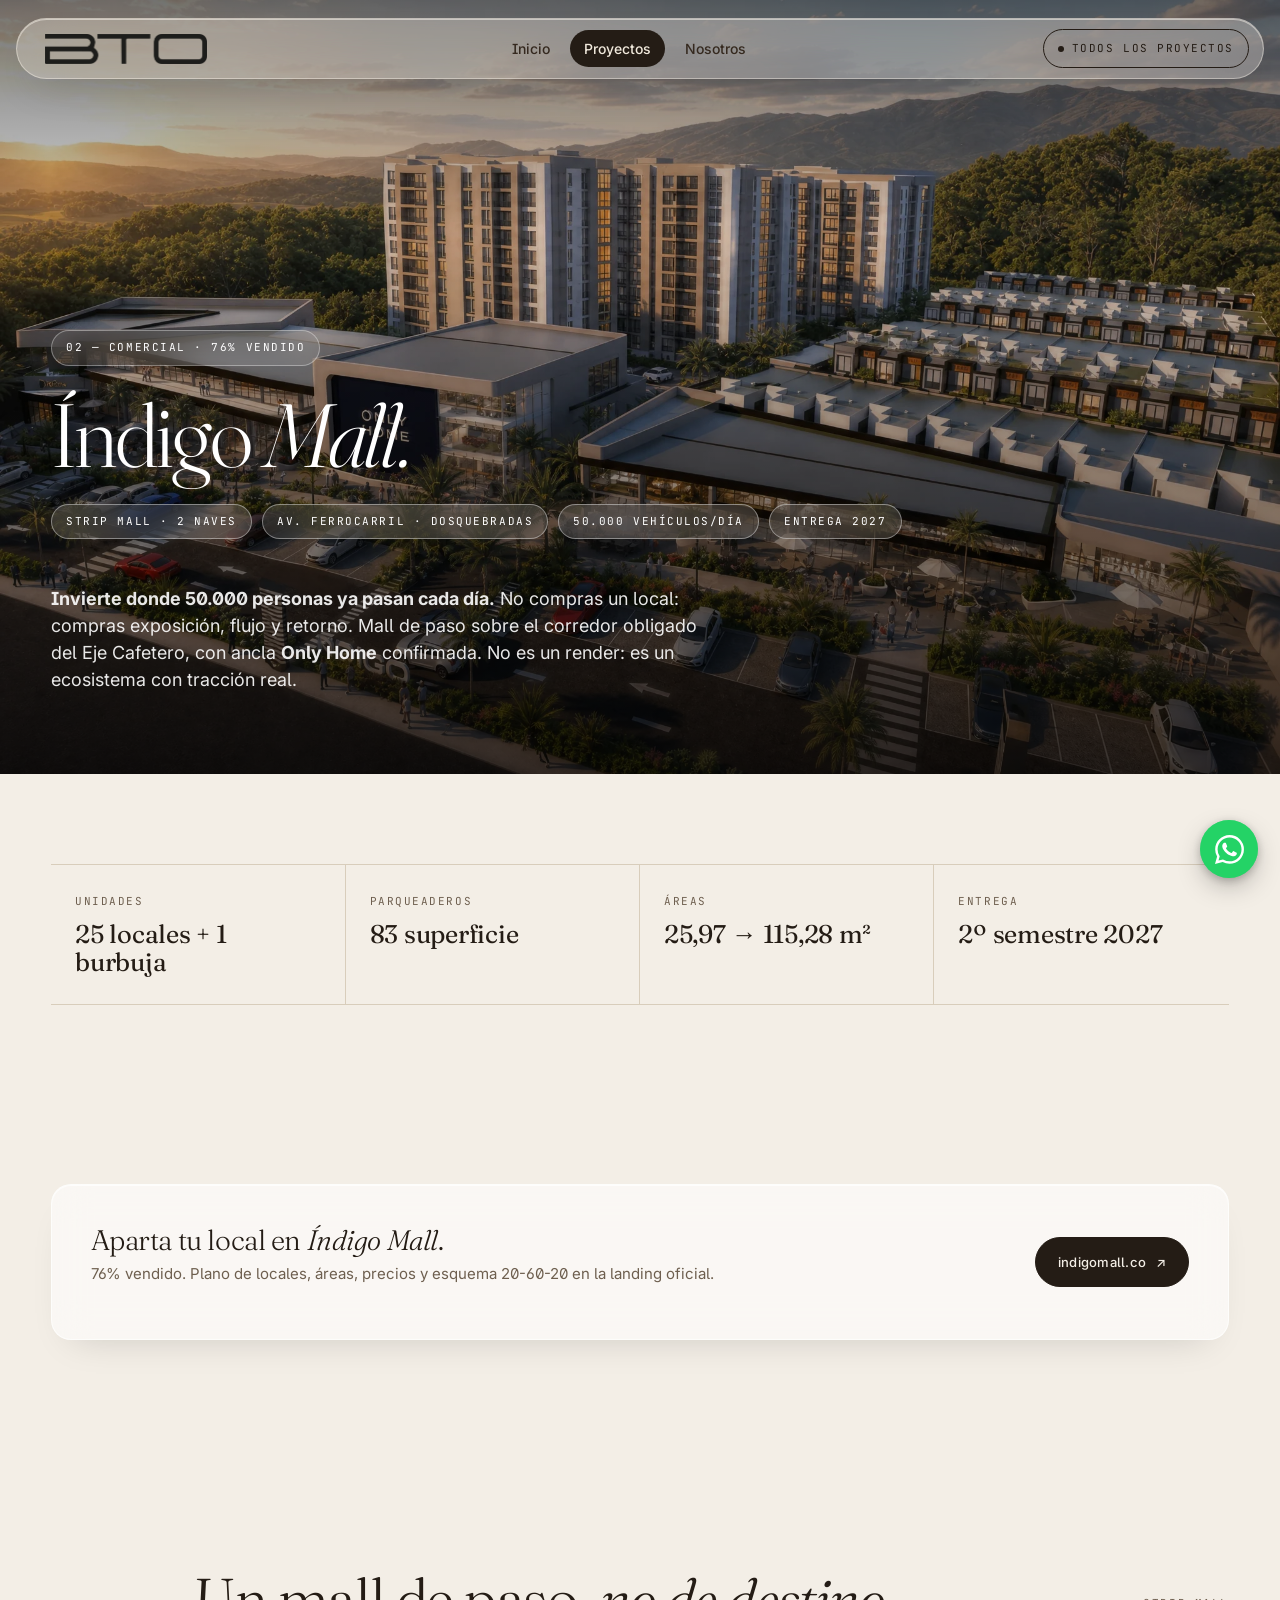
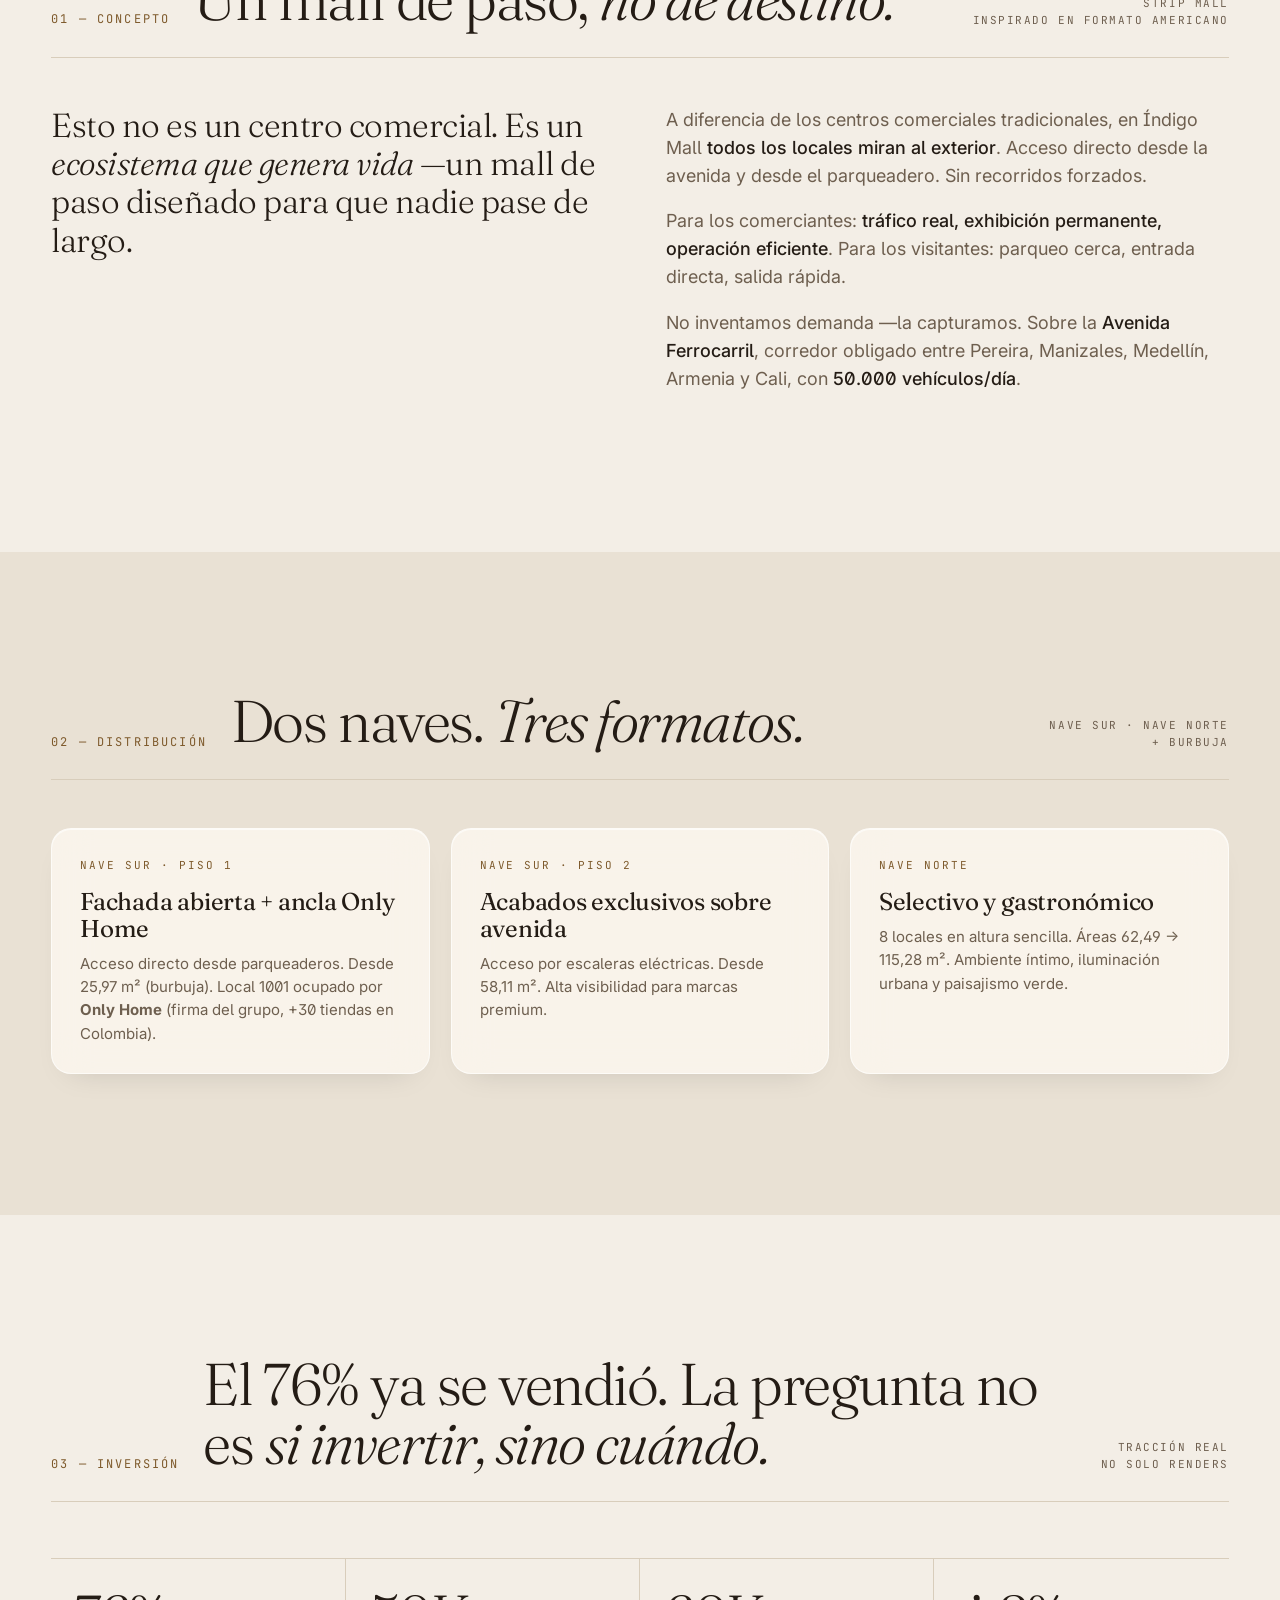
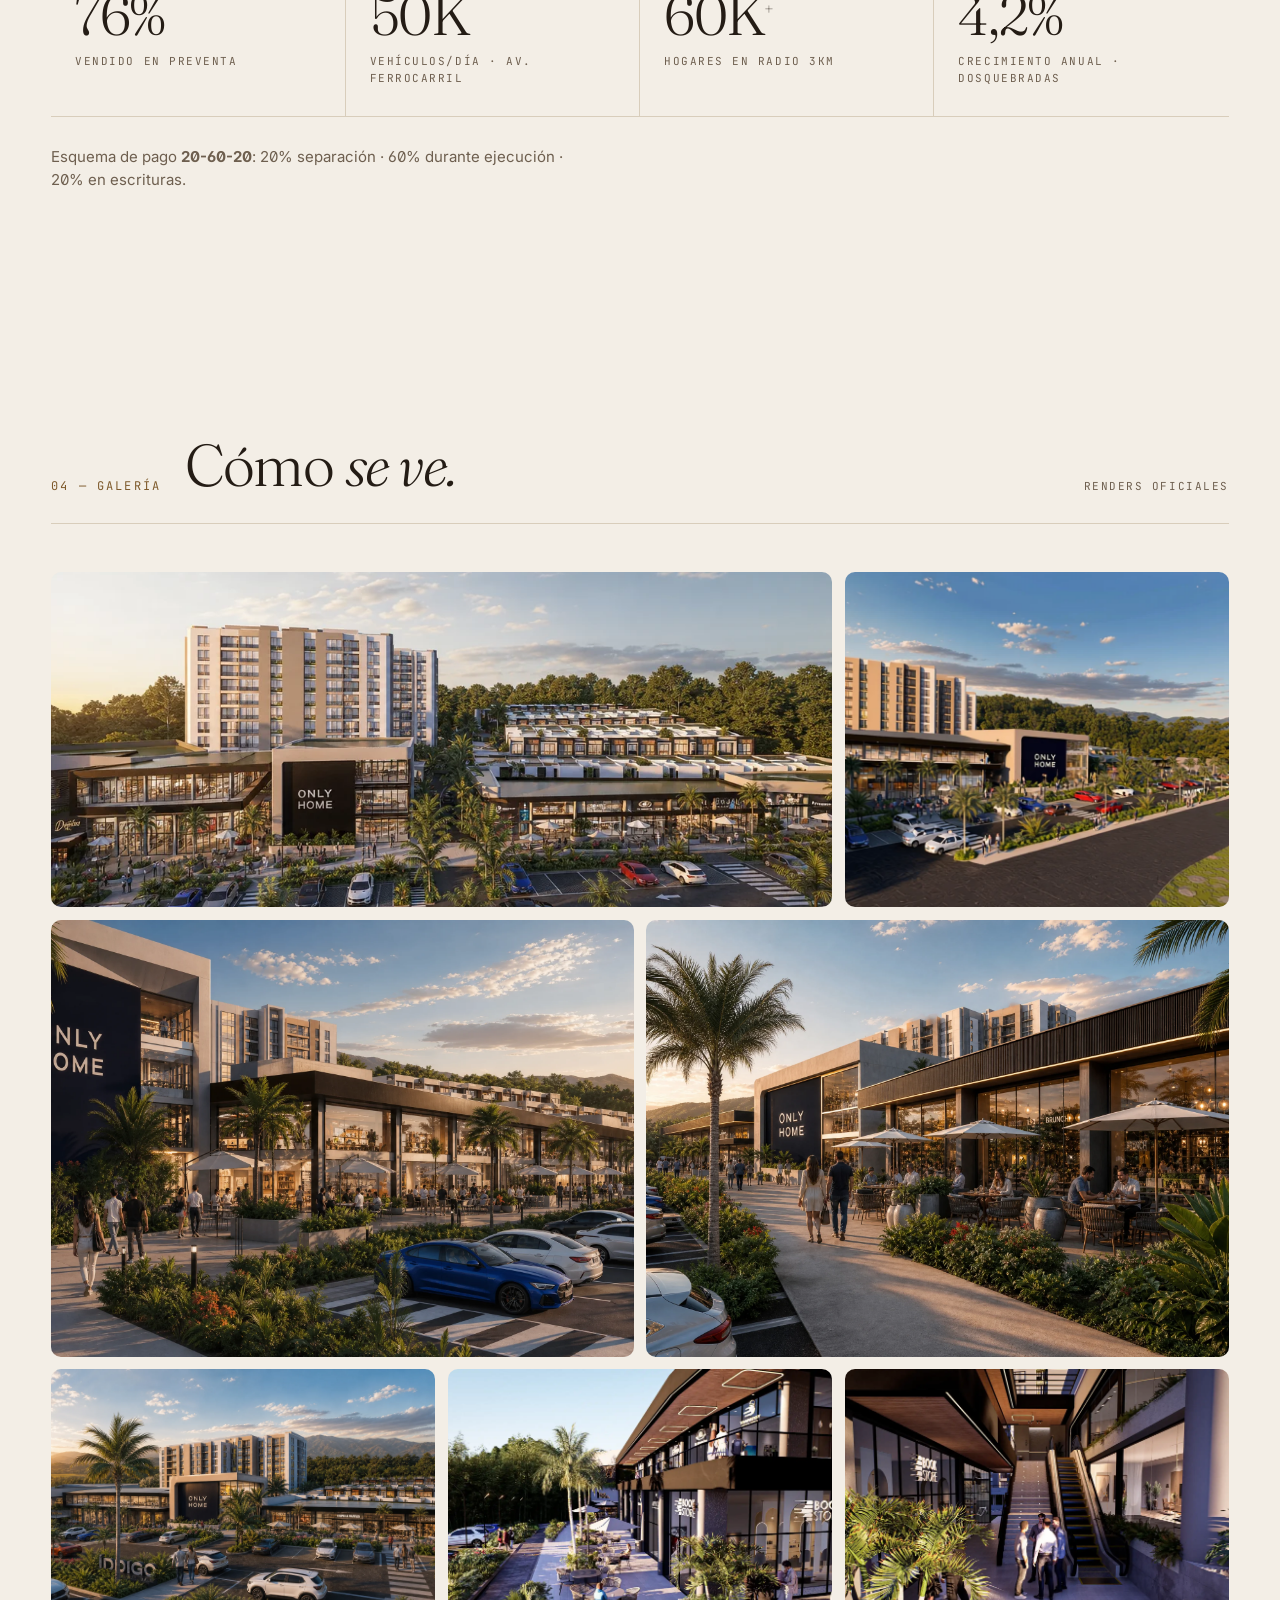
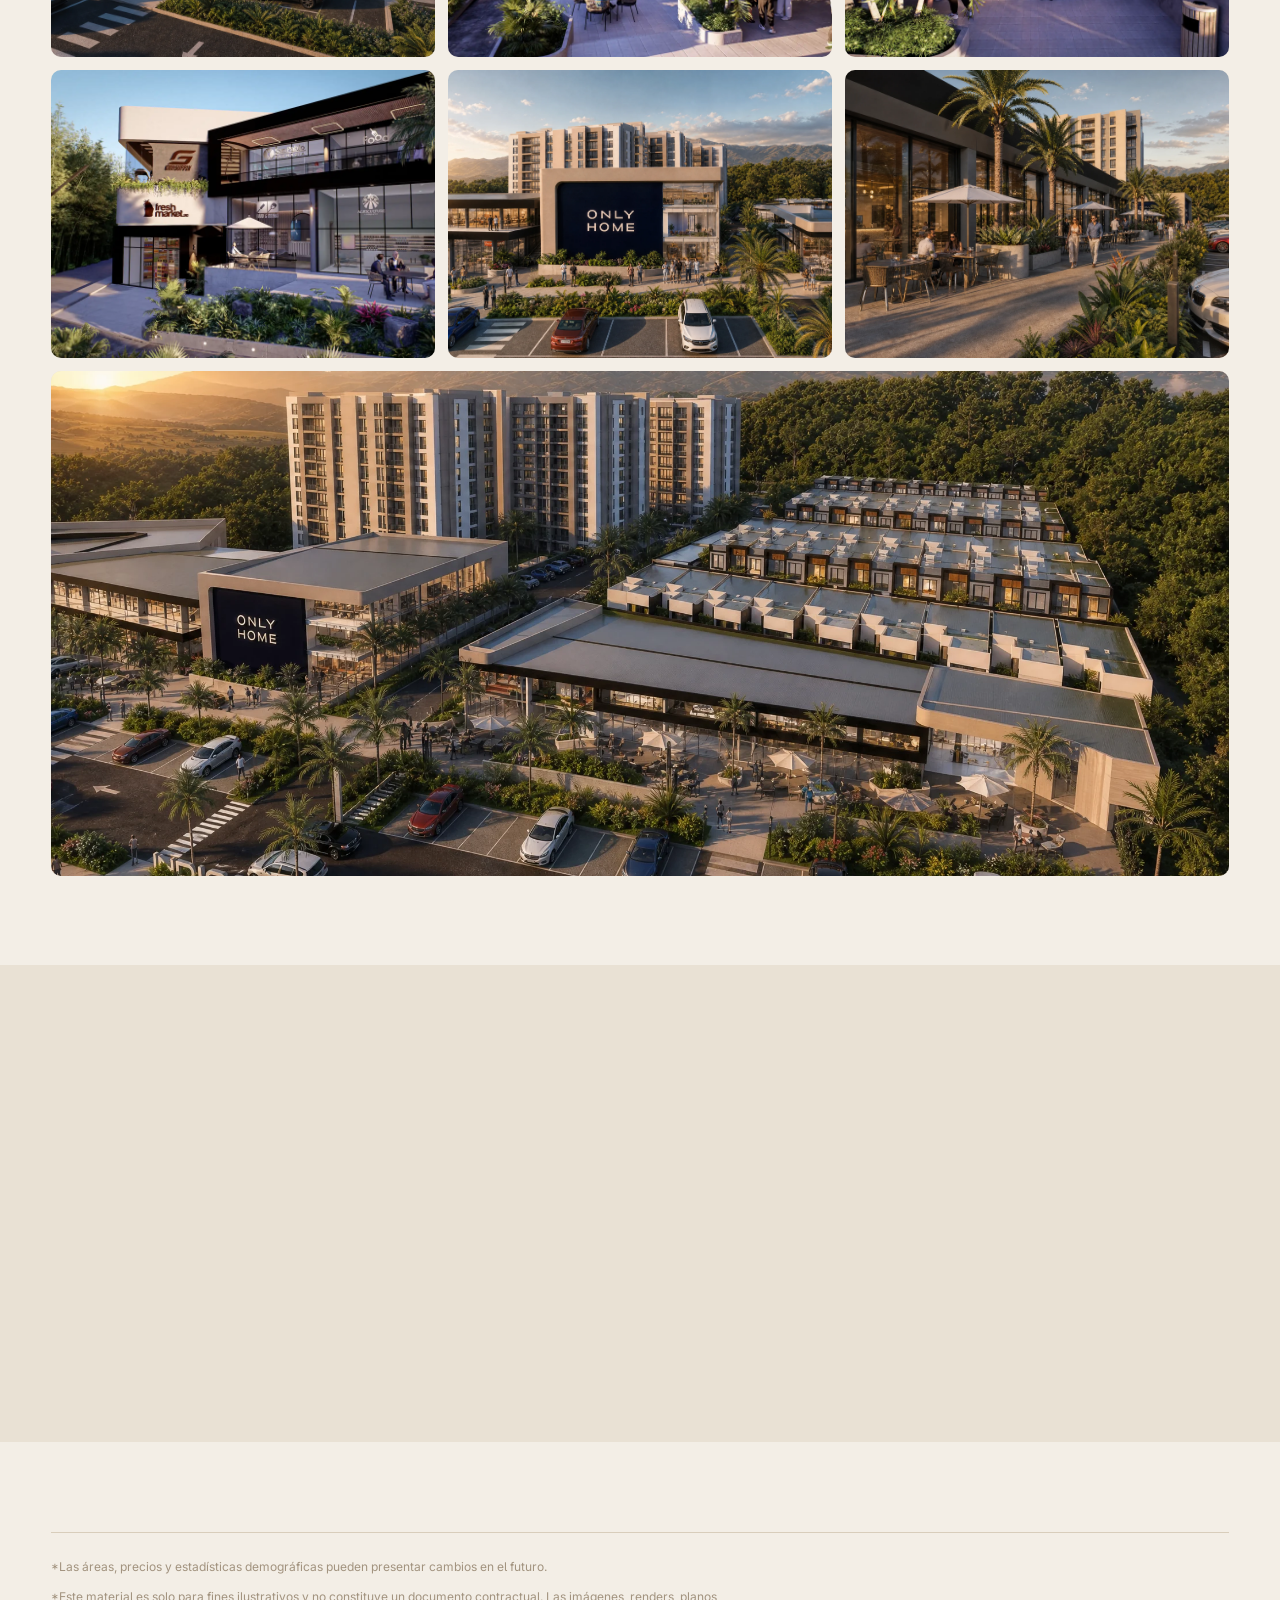
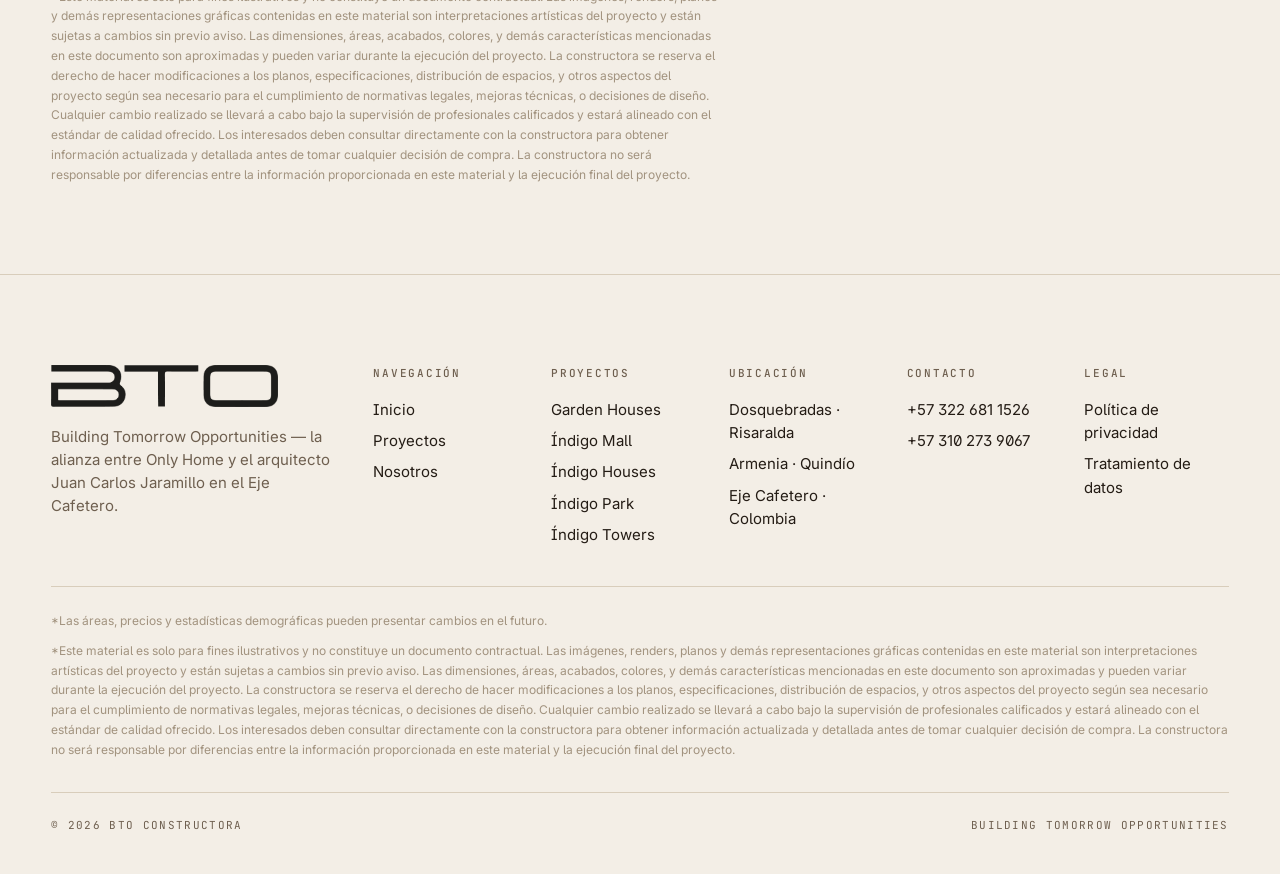
<file: proyectos/indigo-mall.html>
<!doctype html>
<html lang="es">
<head>
<meta charset="utf-8" />
<meta name="viewport" content="width=device-width, initial-scale=1" />
<title>Índigo Mall — BTO Constructora</title>
<meta name="description" content="Índigo Mall — strip mall sobre Av. Ferrocarril en Dosquebradas. 26 unidades, 76% vendido, ancla Only Home. Entrega 2027." />
<link rel="preconnect" href="https://fonts.googleapis.com">
<link rel="preconnect" href="https://fonts.gstatic.com" crossorigin>
<link href="https://fonts.googleapis.com/css2?family=Fraunces:ital,opsz,wght@0,9..144,300;0,9..144,400;1,9..144,300;1,9..144,400&family=Inter:wght@400;500;600&family=JetBrains+Mono:wght@400;500&display=swap" rel="stylesheet">
<link rel="stylesheet" href="../assets/css/style.css">
</head>
<body>

<nav class="nav" aria-label="Principal">
  <a class="nav__brand" href="../index.html">
    <img class="nav__brand-img" src="../assets/img/brand/logo-black.png" alt="BTO Constructora">
  </a>
  <div class="nav__links">
    <a class="nav__link" href="../index.html">Inicio</a>
    <a class="nav__link is-active" href="../proyectos.html">Proyectos</a>
    <a class="nav__link" href="../nosotros.html">Nosotros</a>
  </div>
  <a class="nav__cta" href="../proyectos.html"><span class="dot"></span>Todos los proyectos</a>
  <button class="nav__burger" aria-label="Menú"><span></span></button>
</nav>

<header class="project-hero">
  <div class="project-hero__media"><img src="../assets/img/projects/indigo-mall/indigo-mall-render-aereo-completo-luz-dorada-atardecer.webp" alt="Índigo Mall — render aéreo"></div>
  <div class="project-hero__scrim"></div>
  <div class="project-hero__content">
    <div class="hero__chip" style="display:inline-flex; width:max-content;">02 — Comercial · 76% vendido</div>
    <h1 class="project-hero__title">Índigo <em>Mall.</em></h1>
    <div class="project-hero__meta">
      <span class="project-hero__chip">Strip mall · 2 naves</span>
      <span class="project-hero__chip">Av. Ferrocarril · Dosquebradas</span>
      <span class="project-hero__chip">50.000 vehículos/día</span>
      <span class="project-hero__chip">Entrega 2027</span>
    </div>
    <p class="project-hero__desc">
      <strong>Invierte donde 50.000 personas ya pasan cada día.</strong> No compras un local: compras exposición, flujo y retorno. Mall de paso sobre el corredor obligado del Eje Cafetero, con ancla <strong>Only Home</strong> confirmada. No es un render: es un ecosistema con tracción real.
    </p>
  </div>
</header>

<section class="page section-tight">
  <div class="container">
    <div class="specs-bar reveal">
      <div class="spec"><div class="spec__lbl">Unidades</div><div class="spec__val">25 locales + 1 burbuja</div></div>
      <div class="spec"><div class="spec__lbl">Parqueaderos</div><div class="spec__val">83 superficie</div></div>
      <div class="spec"><div class="spec__lbl">Áreas</div><div class="spec__val">25,97 → 115,28 m²</div></div>
      <div class="spec"><div class="spec__lbl">Entrega</div><div class="spec__val">2º semestre 2027</div></div>
    </div>
  </div>
</section>

<section class="page section-tight">
  <div class="container">
    <div class="landing-cta reveal">
      <div>
        <h3 class="landing-cta__title">Aparta tu local en <em>Índigo Mall</em>.</h3>
        <p class="landing-cta__desc">76% vendido. Plano de locales, áreas, precios y esquema 20-60-20 en la landing oficial.</p>
      </div>
      <a class="btn" href="https://www.indigomall.co/" target="_blank" rel="noopener">indigomall.co <span class="arrow">↗</span></a>
    </div>
  </div>
</section>

<section class="section page">
  <div class="container">
    <div class="sec-head reveal">
      <div class="sec-head__num">01 — Concepto</div>
      <h2 class="sec-head__title">Un mall de paso, <em>no de destino.</em></h2>
      <div class="sec-head__right">Strip mall<br>inspirado en formato americano</div>
    </div>

    <div class="intro reveal">
      <div class="intro__lead">
        Esto no es un centro comercial. Es un <em>ecosistema que genera vida</em> —un mall de paso diseñado para que nadie pase de largo.
      </div>
      <div class="intro__body">
        <p>A diferencia de los centros comerciales tradicionales, en Índigo Mall <strong>todos los locales miran al exterior</strong>. Acceso directo desde la avenida y desde el parqueadero. Sin recorridos forzados.</p>
        <p>Para los comerciantes: <strong>tráfico real, exhibición permanente, operación eficiente</strong>. Para los visitantes: parqueo cerca, entrada directa, salida rápida.</p>
        <p>No inventamos demanda —la capturamos. Sobre la <strong>Avenida Ferrocarril</strong>, corredor obligado entre Pereira, Manizales, Medellín, Armenia y Cali, con <strong>50.000 vehículos/día</strong>.</p>
      </div>
    </div>
  </div>
</section>

<section class="section page bg-soft">
  <div class="container">
    <div class="sec-head reveal">
      <div class="sec-head__num">02 — Distribución</div>
      <h2 class="sec-head__title">Dos naves. <em>Tres formatos.</em></h2>
      <div class="sec-head__right">Nave Sur · Nave Norte<br>+ Burbuja</div>
    </div>
    <div class="principles reveal" style="grid-template-columns: repeat(3, 1fr);">
      <div class="principle">
        <div class="principle__num">Nave Sur · Piso 1</div>
        <h3 class="principle__title">Fachada abierta + ancla Only Home</h3>
        <p class="principle__body">Acceso directo desde parqueaderos. Desde 25,97 m² (burbuja). Local 1001 ocupado por <strong>Only Home</strong> (firma del grupo, +30 tiendas en Colombia).</p>
      </div>
      <div class="principle">
        <div class="principle__num">Nave Sur · Piso 2</div>
        <h3 class="principle__title">Acabados exclusivos sobre avenida</h3>
        <p class="principle__body">Acceso por escaleras eléctricas. Desde 58,11 m². Alta visibilidad para marcas premium.</p>
      </div>
      <div class="principle">
        <div class="principle__num">Nave Norte</div>
        <h3 class="principle__title">Selectivo y gastronómico</h3>
        <p class="principle__body">8 locales en altura sencilla. Áreas 62,49 → 115,28 m². Ambiente íntimo, iluminación urbana y paisajismo verde.</p>
      </div>
    </div>
  </div>
</section>

<section class="section page">
  <div class="container">
    <div class="sec-head reveal">
      <div class="sec-head__num">03 — Inversión</div>
      <h2 class="sec-head__title">El 76% ya se vendió. La pregunta no es <em>si invertir, sino cuándo.</em></h2>
      <div class="sec-head__right">Tracción real<br>no solo renders</div>
    </div>
    <div class="kpis reveal">
      <div class="kpi"><div class="kpi__num">76%</div><div class="kpi__lbl">Vendido en preventa</div></div>
      <div class="kpi"><div class="kpi__num">50K</div><div class="kpi__lbl">Vehículos/día · Av. Ferrocarril</div></div>
      <div class="kpi"><div class="kpi__num">60K<sup>+</sup></div><div class="kpi__lbl">Hogares en radio 3km</div></div>
      <div class="kpi"><div class="kpi__num">4,2%</div><div class="kpi__lbl">Crecimiento anual · Dosquebradas</div></div>
    </div>
    <p class="muted reveal" style="margin-top: 28px; max-width: 60ch;">
      Esquema de pago <strong>20-60-20</strong>: 20% separación · 60% durante ejecución · 20% en escrituras.
    </p>
  </div>
</section>

<section class="page section-tight">
  <div class="container">
    <div class="sec-head reveal">
      <div class="sec-head__num">04 — Galería</div>
      <h2 class="sec-head__title">Cómo <em>se ve.</em></h2>
      <div class="sec-head__right">Renders oficiales</div>
    </div>
    <div class="gallery reveal">
      <figure class="g-8 wide"><img src="../assets/img/projects/indigo-mall/indigo-mall-render-aereo-atardecer-complejo-comercial.webp" alt="Vista aérea atardecer"></figure>
      <figure class="g-4"><img src="../assets/img/projects/indigo-mall/indigo-mall-fachada-principal-vista-frontal-calle.webp" alt="Fachada principal"></figure>
      <figure class="g-6"><img src="../assets/img/projects/indigo-mall/indigo-mall-paseo-comercial-restaurantes-personas.webp" alt="Paseo comercial"></figure>
      <figure class="g-6"><img src="../assets/img/projects/indigo-mall/indigo-mall-zona-gastronomica-restaurantes-terraza-exterior.webp" alt="Zona gastronómica"></figure>
      <figure class="g-4"><img src="../assets/img/projects/indigo-mall/indigo-mall-entrada-principal-parqueadero-logo.webp" alt="Entrada principal"></figure>
      <figure class="g-4"><img src="../assets/img/projects/indigo-mall/indigo-mall-pasillo-interior-nave-sur.webp" alt="Pasillo Nave Sur"></figure>
      <figure class="g-4"><img src="../assets/img/projects/indigo-mall/indigo-mall-escaleras-nave-sur.webp" alt="Escaleras Nave Sur"></figure>
      <figure class="g-4"><img src="../assets/img/projects/indigo-mall/indigo-mall-tiendas-ancla-nave-sur.webp" alt="Tiendas ancla"></figure>
      <figure class="g-4"><img src="../assets/img/projects/indigo-mall/indigo-mall-local-only-home-fachada-frontal-nocturna.webp" alt="Local Only Home"></figure>
      <figure class="g-4"><img src="../assets/img/projects/indigo-mall/indigo-mall-terraza-restaurante-mesas-ambiente-lifestyle.webp" alt="Terraza restaurante"></figure>
      <figure class="g-12 wide"><img src="../assets/img/projects/indigo-mall/indigo-mall-vista-aerea-torres-residenciales-zona-comercial.webp" alt="Mall + torres residenciales"></figure>
    </div>
  </div>
</section>

<section class="section page bg-soft">
  <div class="container">
    <div class="sec-head reveal">
      <div class="sec-head__num">05 — También en desarrollo</div>
      <h2 class="sec-head__title">Otros proyectos <em>BTO.</em></h2>
      <div class="sec-head__right">Ecosistema Índigo<br>+ Garden Houses</div>
    </div>
    <div class="projects-grid">
      <a class="project-card span-4 reveal" href="indigo-houses.html">
        <div class="project-card__media"><img src="../assets/img/projects/indigo-houses/indigo-houses-fachadas-calle-privada-vista-atardecer.webp" alt=""><div class="project-card__scrim"></div></div>
        <div class="project-card__caption"><div><div class="project-card__title">Índigo <em>Houses</em></div></div><span class="project-card__cta">Ver →</span></div>
      </a>
      <a class="project-card span-4 reveal" href="garden-houses.html">
        <div class="project-card__media"><img src="../assets/img/projects/garden-houses/fachada-casa-sinerx-01.webp" alt=""><div class="project-card__scrim"></div></div>
        <div class="project-card__caption"><div><div class="project-card__title">Garden <em>Houses</em></div></div><span class="project-card__cta">Ver →</span></div>
      </a>
      <a class="project-card span-4 reveal" href="indigo-park.html">
        <div class="project-card__media"><img src="../assets/img/projects/indigo-park/cover.webp" alt=""><div class="project-card__scrim"></div></div>
        <div class="project-card__caption"><div><div class="project-card__title">Índigo <em>Park</em></div></div><span class="project-card__cta">Ver →</span></div>
      </a>
    </div>
  </div>
</section>

<!-- Aviso legal -->
<section class="page section-tight">
  <div class="container">
    <div class="disclaimer reveal">
      <p>*Las áreas, precios y estadísticas demográficas pueden presentar cambios en el futuro.</p>
      <p>*Este material es solo para fines ilustrativos y no constituye un documento contractual. Las imágenes, renders, planos y demás representaciones gráficas contenidas en este material son interpretaciones artísticas del proyecto y están sujetas a cambios sin previo aviso. Las dimensiones, áreas, acabados, colores, y demás características mencionadas en este documento son aproximadas y pueden variar durante la ejecución del proyecto. La constructora se reserva el derecho de hacer modificaciones a los planos, especificaciones, distribución de espacios, y otros aspectos del proyecto según sea necesario para el cumplimiento de normativas legales, mejoras técnicas, o decisiones de diseño. Cualquier cambio realizado se llevará a cabo bajo la supervisión de profesionales calificados y estará alineado con el estándar de calidad ofrecido. Los interesados deben consultar directamente con la constructora para obtener información actualizada y detallada antes de tomar cualquier decisión de compra. La constructora no será responsable por diferencias entre la información proporcionada en este material y la ejecución final del proyecto.</p>
    </div>
  </div>
</section>

<footer class="footer">
  <div class="footer__grid">
    <div>
      <img src="../assets/img/brand/logo-black.png" alt="BTO Constructora" style="height: 42px; width: auto; margin-bottom: 18px;">
      <p class="muted" style="max-width: 38ch;">Building Tomorrow Opportunities — la alianza entre Only Home y el arquitecto Juan Carlos Jaramillo en el Eje Cafetero.</p>
    </div>
    <div><h5>Navegación</h5><ul>
      <li><a href="../index.html">Inicio</a></li><li><a href="../proyectos.html">Proyectos</a></li><li><a href="../nosotros.html">Nosotros</a></li>
    </ul></div>
    <div><h5>Proyectos</h5><ul>
      <li><a href="garden-houses.html">Garden Houses</a></li>
      <li><a href="indigo-mall.html">Índigo Mall</a></li>
      <li><a href="indigo-houses.html">Índigo Houses</a></li>
      <li><a href="indigo-park.html">Índigo Park</a></li>
      <li><a href="indigo-towers.html">Índigo Towers</a></li>
    </ul></div>
    <div><h5>Ubicación</h5><ul>
      <li>Dosquebradas · Risaralda</li><li>Armenia · Quindío</li><li>Eje Cafetero · Colombia</li>
    </ul></div>
    <div><h5>Contacto</h5><ul>
      <li><a href="tel:+573226811526">+57 322 681 1526</a></li>
      <li><a href="tel:+573102739067">+57 310 273 9067</a></li>
    </ul></div>
    <div><h5>Legal</h5><ul>
      <li><a href="../legal/politica-tratamiento-datos.html">Política de privacidad</a></li>
      <li><a href="../legal/autorizacion-tratamiento-datos.html">Tratamiento de datos</a></li>
    </ul></div>
  </div>

  <div class="footer__disclaimer">
    <p>*Las áreas, precios y estadísticas demográficas pueden presentar cambios en el futuro.</p>
    <p>*Este material es solo para fines ilustrativos y no constituye un documento contractual. Las imágenes, renders, planos y demás representaciones gráficas contenidas en este material son interpretaciones artísticas del proyecto y están sujetas a cambios sin previo aviso. Las dimensiones, áreas, acabados, colores, y demás características mencionadas en este documento son aproximadas y pueden variar durante la ejecución del proyecto. La constructora se reserva el derecho de hacer modificaciones a los planos, especificaciones, distribución de espacios, y otros aspectos del proyecto según sea necesario para el cumplimiento de normativas legales, mejoras técnicas, o decisiones de diseño. Cualquier cambio realizado se llevará a cabo bajo la supervisión de profesionales calificados y estará alineado con el estándar de calidad ofrecido. Los interesados deben consultar directamente con la constructora para obtener información actualizada y detallada antes de tomar cualquier decisión de compra. La constructora no será responsable por diferencias entre la información proporcionada en este material y la ejecución final del proyecto.</p>
  </div>

  <div class="footer__bottom"><span>© 2026 BTO Constructora</span><span>Building Tomorrow Opportunities</span></div>
</footer>

<!-- WhatsApp floating button -->
<a class="whatsapp-float" href="https://wa.me/573226811526?text=Hola%2C%20quiero%20más%20información%20sobre%20los%20proyectos%20de%20BTO%20Constructora." target="_blank" rel="noopener" aria-label="Escríbenos por WhatsApp">
  <span class="whatsapp-float__pulse" aria-hidden="true"></span>
  <svg viewBox="0 0 24 24" aria-hidden="true"><path d="M17.472 14.382c-.297-.149-1.758-.867-2.03-.967-.273-.099-.471-.148-.67.15-.197.297-.767.966-.94 1.164-.173.199-.347.223-.644.075-.297-.15-1.255-.463-2.39-1.475-.883-.788-1.48-1.761-1.653-2.059-.173-.297-.018-.458.13-.606.134-.133.298-.347.446-.52.149-.174.198-.298.298-.497.099-.198.05-.371-.025-.52-.075-.149-.669-1.612-.916-2.207-.242-.579-.487-.5-.669-.51-.173-.008-.371-.01-.57-.01-.198 0-.52.074-.792.372-.272.297-1.04 1.016-1.04 2.479 0 1.462 1.065 2.875 1.213 3.074.149.198 2.096 3.2 5.077 4.487.709.306 1.262.489 1.694.625.712.227 1.36.195 1.871.118.571-.085 1.758-.719 2.006-1.413.248-.694.248-1.289.173-1.413-.074-.124-.272-.198-.57-.347z"/><path d="M12.05 21.785h-.004a9.87 9.87 0 01-5.031-1.378l-.361-.214-3.741.982.998-3.648-.235-.374a9.86 9.86 0 01-1.51-5.26c.001-5.45 4.436-9.885 9.888-9.885 2.64 0 5.122 1.03 6.988 2.898a9.825 9.825 0 012.893 6.994c-.003 5.45-4.437 9.885-9.885 9.885zm8.413-18.297A11.815 11.815 0 0012.05.003C5.495.003.16 5.336.157 11.892a11.86 11.86 0 001.588 5.945L0 24l6.304-1.654a11.888 11.888 0 005.741 1.464h.005c6.554 0 11.89-5.334 11.893-11.891a11.821 11.821 0 00-3.48-8.431z"/></svg>
</a>

<script src="../assets/js/main.js"></script>
</body>
</html>
</file>
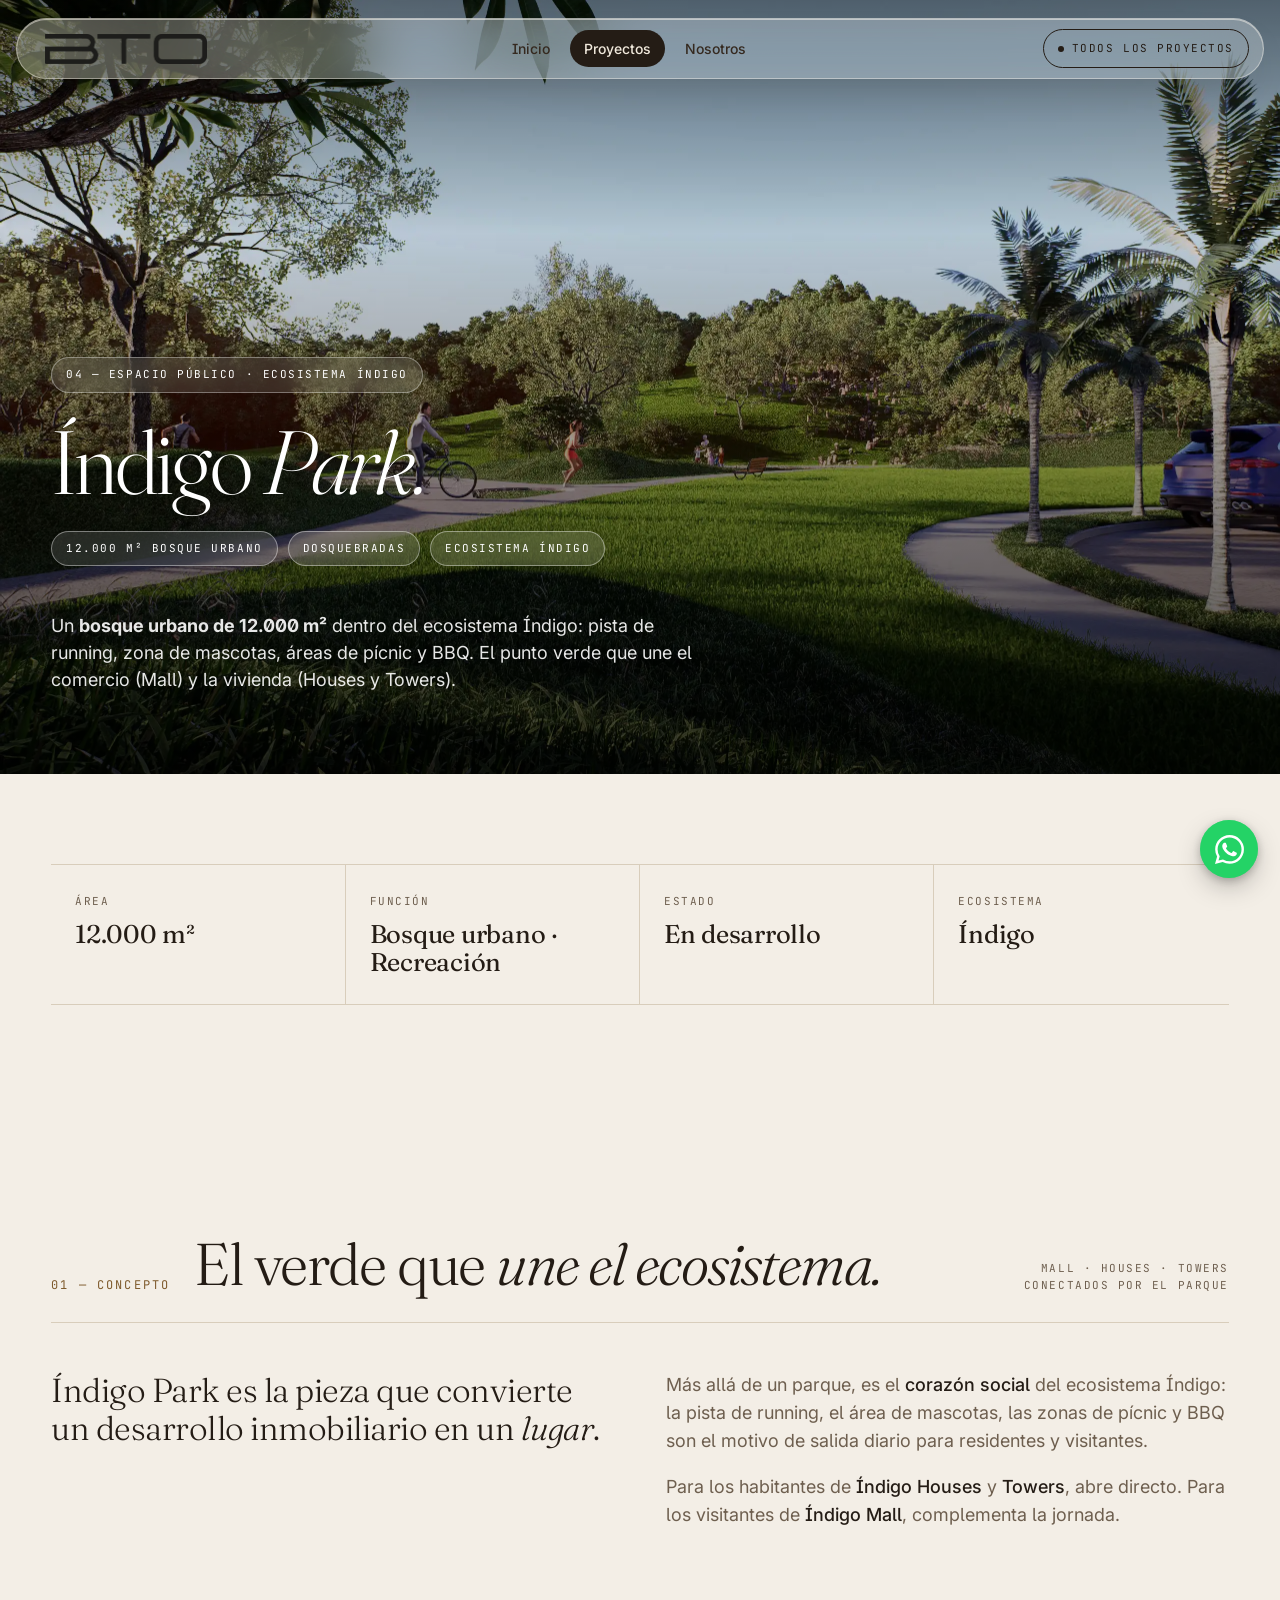
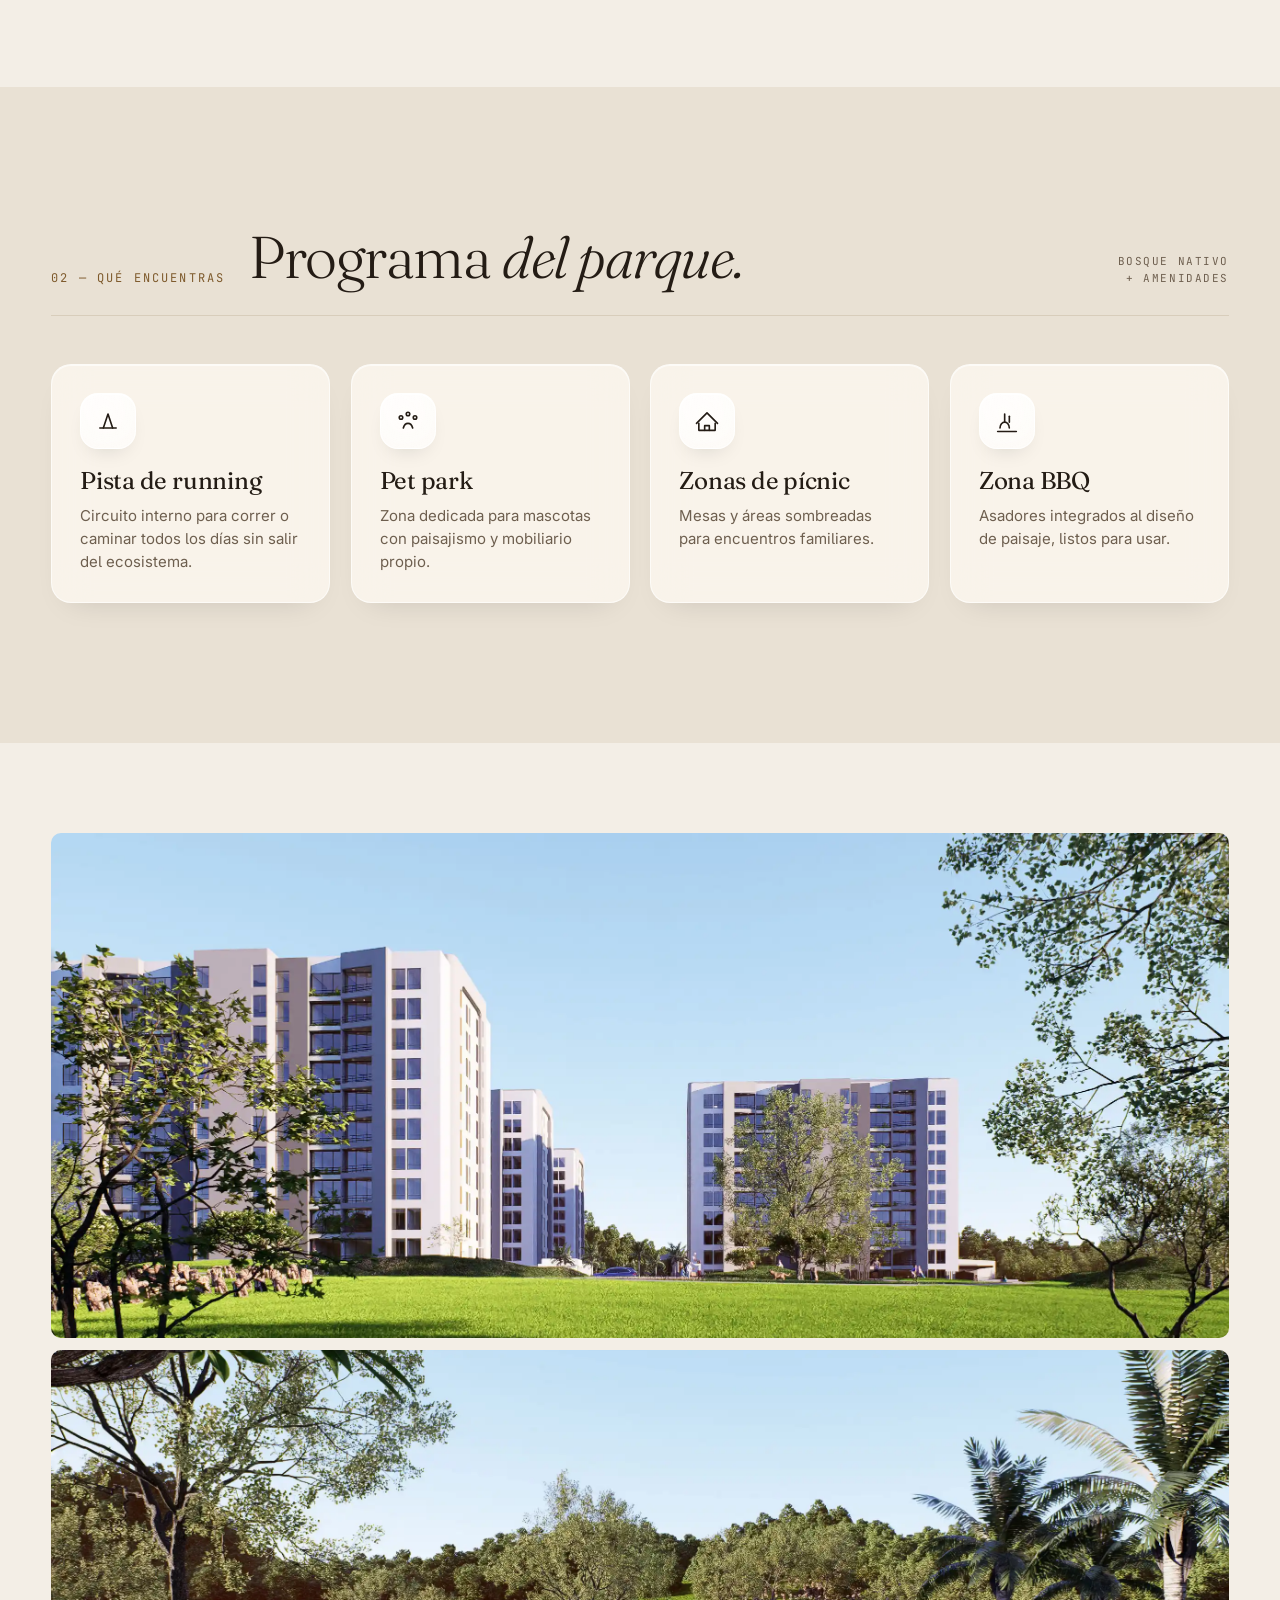
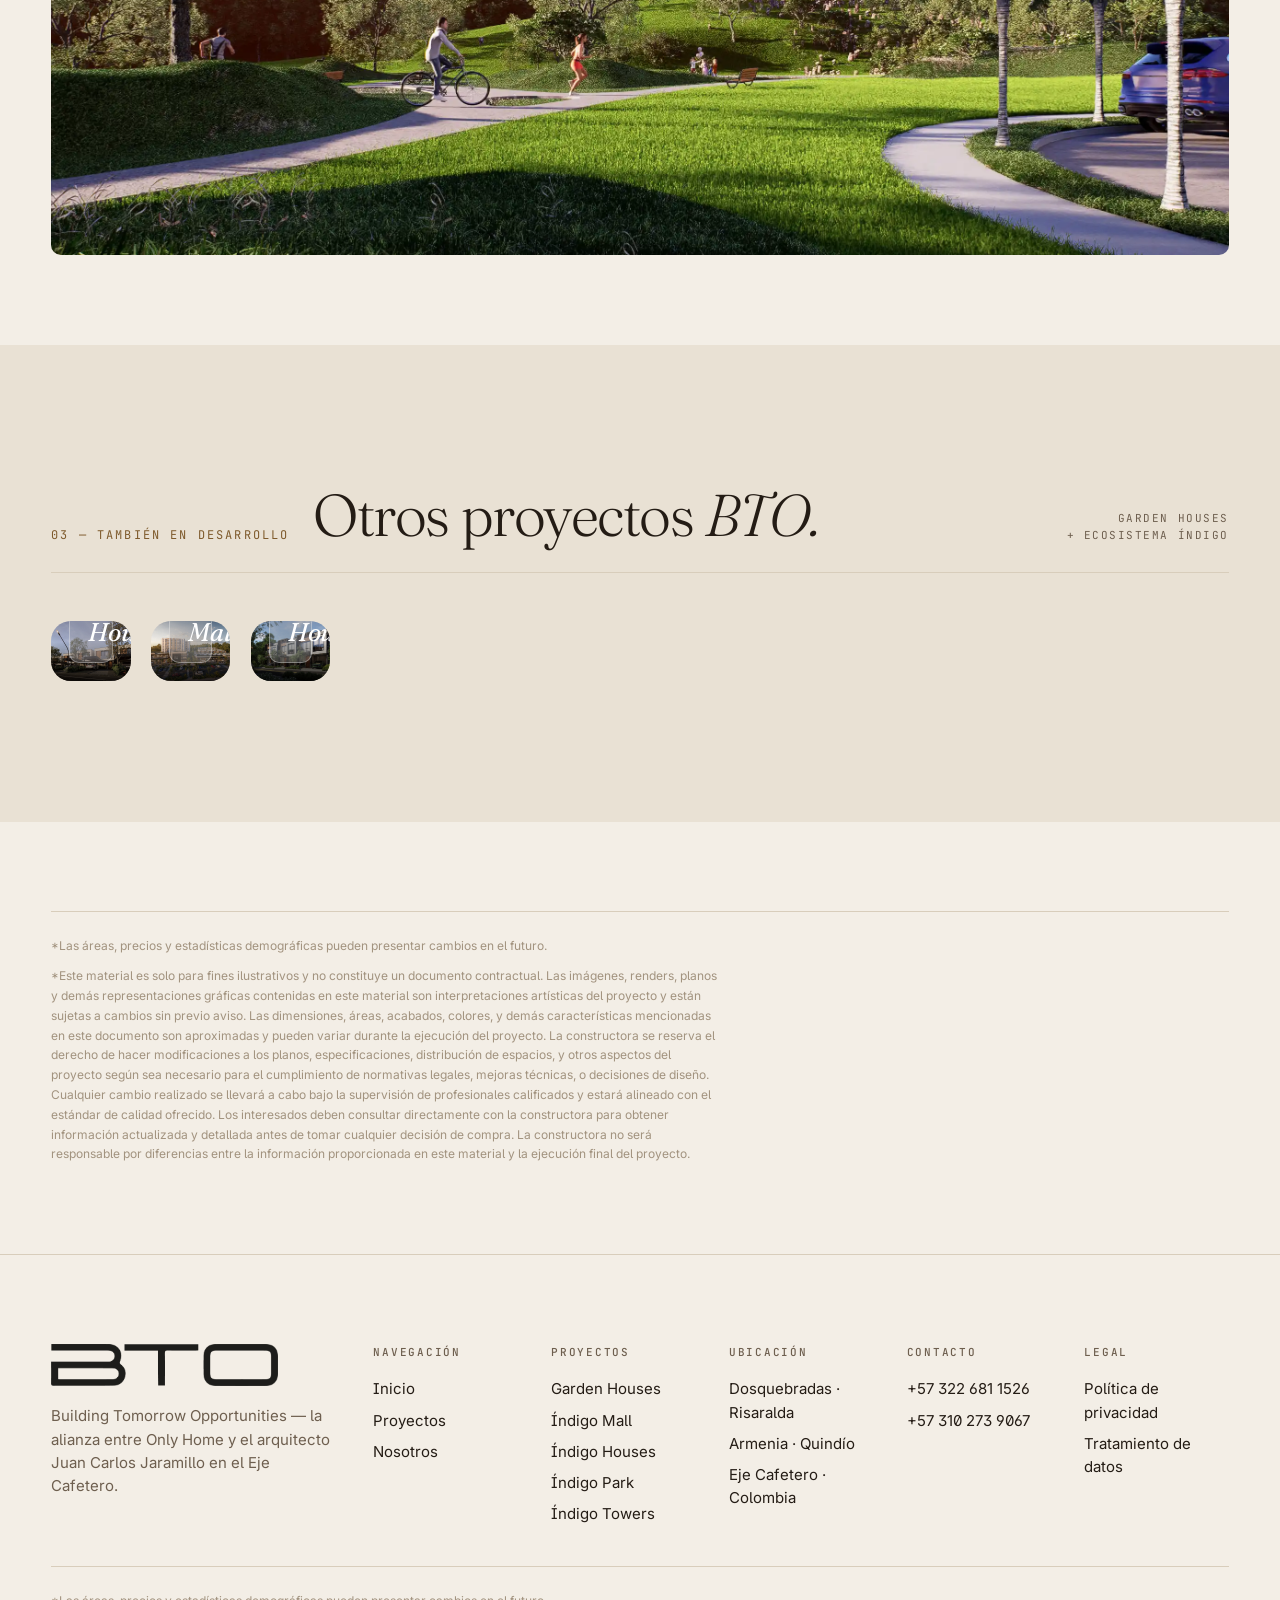
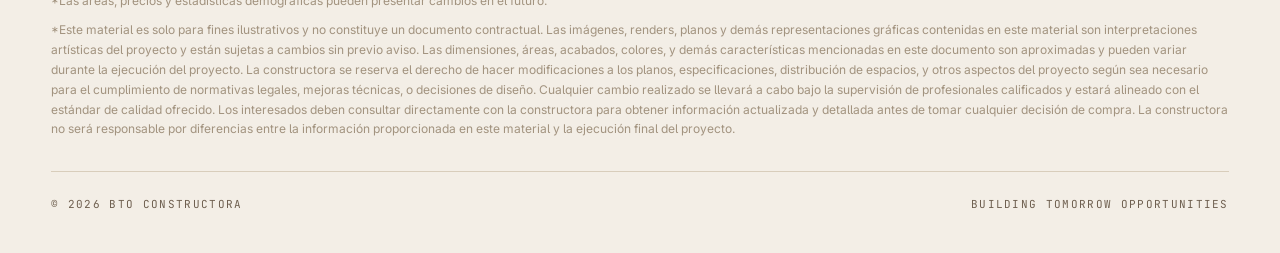
<file: proyectos/indigo-park.html>
<!doctype html>
<html lang="es">
<head>
<meta charset="utf-8" />
<meta name="viewport" content="width=device-width, initial-scale=1" />
<title>Índigo Park — BTO Constructora</title>
<meta name="description" content="Índigo Park — 12.000 m² de bosque urbano dentro del ecosistema Índigo. Running, BBQ, pet park y zonas de pícnic." />
<link rel="preconnect" href="https://fonts.googleapis.com">
<link rel="preconnect" href="https://fonts.gstatic.com" crossorigin>
<link href="https://fonts.googleapis.com/css2?family=Fraunces:ital,opsz,wght@0,9..144,300;0,9..144,400;1,9..144,300;1,9..144,400&family=Inter:wght@400;500;600&family=JetBrains+Mono:wght@400;500&display=swap" rel="stylesheet">
<link rel="stylesheet" href="../assets/css/style.css">
</head>
<body>

<nav class="nav" aria-label="Principal">
  <a class="nav__brand" href="../index.html">
    <img class="nav__brand-img" src="../assets/img/brand/logo-black.png" alt="BTO Constructora">
  </a>
  <div class="nav__links">
    <a class="nav__link" href="../index.html">Inicio</a>
    <a class="nav__link is-active" href="../proyectos.html">Proyectos</a>
    <a class="nav__link" href="../nosotros.html">Nosotros</a>
  </div>
  <a class="nav__cta" href="../proyectos.html"><span class="dot"></span>Todos los proyectos</a>
  <button class="nav__burger" aria-label="Menú"><span></span></button>
</nav>

<header class="project-hero">
  <div class="project-hero__media"><img src="../assets/img/projects/indigo-park/cover.webp" alt="Índigo Park — render"></div>
  <div class="project-hero__scrim"></div>
  <div class="project-hero__content">
    <div class="hero__chip" style="display:inline-flex; width:max-content;">04 — Espacio público · Ecosistema Índigo</div>
    <h1 class="project-hero__title">Índigo <em>Park.</em></h1>
    <div class="project-hero__meta">
      <span class="project-hero__chip">12.000 m² bosque urbano</span>
      <span class="project-hero__chip">Dosquebradas</span>
      <span class="project-hero__chip">Ecosistema Índigo</span>
    </div>
    <p class="project-hero__desc">
      Un <strong>bosque urbano de 12.000 m²</strong> dentro del ecosistema Índigo: pista de running, zona de mascotas, áreas de pícnic y BBQ. El punto verde que une el comercio (Mall) y la vivienda (Houses y Towers).
    </p>
  </div>
</header>

<section class="page section-tight">
  <div class="container">
    <div class="specs-bar reveal">
      <div class="spec"><div class="spec__lbl">Área</div><div class="spec__val">12.000 m²</div></div>
      <div class="spec"><div class="spec__lbl">Función</div><div class="spec__val">Bosque urbano · Recreación</div></div>
      <div class="spec"><div class="spec__lbl">Estado</div><div class="spec__val">En desarrollo</div></div>
      <div class="spec"><div class="spec__lbl">Ecosistema</div><div class="spec__val">Índigo</div></div>
    </div>
  </div>
</section>

<section class="section page">
  <div class="container">
    <div class="sec-head reveal">
      <div class="sec-head__num">01 — Concepto</div>
      <h2 class="sec-head__title">El verde que <em>une el ecosistema.</em></h2>
      <div class="sec-head__right">Mall · Houses · Towers<br>conectados por el parque</div>
    </div>
    <div class="intro reveal">
      <div class="intro__lead">
        Índigo Park es la pieza que convierte un desarrollo inmobiliario en un <em>lugar</em>.
      </div>
      <div class="intro__body">
        <p>Más allá de un parque, es el <strong>corazón social</strong> del ecosistema Índigo: la pista de running, el área de mascotas, las zonas de pícnic y BBQ son el motivo de salida diario para residentes y visitantes.</p>
        <p>Para los habitantes de <strong>Índigo Houses</strong> y <strong>Towers</strong>, abre directo. Para los visitantes de <strong>Índigo Mall</strong>, complementa la jornada.</p>
      </div>
    </div>
  </div>
</section>

<section class="section page bg-soft">
  <div class="container">
    <div class="sec-head reveal">
      <div class="sec-head__num">02 — Qué encuentras</div>
      <h2 class="sec-head__title">Programa <em>del parque.</em></h2>
      <div class="sec-head__right">Bosque nativo<br>+ amenidades</div>
    </div>
    <div class="principles reveal" style="grid-template-columns: repeat(4, 1fr);">
      <div class="principle">
        <span class="ficon lg"><svg viewBox="0 0 24 24" stroke="currentColor" stroke-width="1.4" fill="none" stroke-linecap="round" stroke-linejoin="round"><path d="M8 18l4-12 4 12"/><path d="M5 18h14"/></svg></span>
        <h3 class="principle__title" style="margin-top: 18px;">Pista de running</h3>
        <p class="principle__body">Circuito interno para correr o caminar todos los días sin salir del ecosistema.</p>
      </div>
      <div class="principle">
        <span class="ficon lg"><svg viewBox="0 0 24 24" stroke="currentColor" stroke-width="1.4" fill="none" stroke-linecap="round" stroke-linejoin="round"><circle cx="6" cy="9" r="1.5"/><circle cx="18" cy="9" r="1.5"/><circle cx="12" cy="6" r="1.5"/><path d="M8 18s1-4 4-4 4 4 4 4"/></svg></span>
        <h3 class="principle__title" style="margin-top: 18px;">Pet park</h3>
        <p class="principle__body">Zona dedicada para mascotas con paisajismo y mobiliario propio.</p>
      </div>
      <div class="principle">
        <span class="ficon lg"><svg viewBox="0 0 24 24" stroke="currentColor" stroke-width="1.4" fill="none" stroke-linecap="round" stroke-linejoin="round"><path d="M3 14l9-9 9 9"/><path d="M5 14v6h14v-6"/><path d="M10 20v-4h4v4"/></svg></span>
        <h3 class="principle__title" style="margin-top: 18px;">Zonas de pícnic</h3>
        <p class="principle__body">Mesas y áreas sombreadas para encuentros familiares.</p>
      </div>
      <div class="principle">
        <span class="ficon lg"><svg viewBox="0 0 24 24" stroke="currentColor" stroke-width="1.4" fill="none" stroke-linecap="round" stroke-linejoin="round"><path d="M6 18c0-3 2-5 4-5s4 2 4 5"/><path d="M10 13V6"/><path d="M14 13V8"/><path d="M4 21h16"/></svg></span>
        <h3 class="principle__title" style="margin-top: 18px;">Zona BBQ</h3>
        <p class="principle__body">Asadores integrados al diseño de paisaje, listos para usar.</p>
      </div>
    </div>
  </div>
</section>

<section class="page section-tight">
  <div class="container">
    <div class="gallery reveal">
      <figure class="g-12 wide"><img src="../assets/img/projects/indigo-park/01.webp" alt="Índigo Park — render"></figure>
      <figure class="g-12 wide"><img src="../assets/img/projects/indigo-park/cover.webp" alt="Índigo Park — render"></figure>
    </div>
  </div>
</section>

<section class="section page bg-soft">
  <div class="container">
    <div class="sec-head reveal">
      <div class="sec-head__num">03 — También en desarrollo</div>
      <h2 class="sec-head__title">Otros proyectos <em>BTO.</em></h2>
      <div class="sec-head__right">Garden Houses<br>+ Ecosistema Índigo</div>
    </div>
    <div class="projects-grid">
      <a class="project-card span-4 reveal" href="garden-houses.html">
        <div class="project-card__media"><img src="../assets/img/projects/garden-houses/fachada-casa-sinerx-01.webp" alt=""><div class="project-card__scrim"></div></div>
        <div class="project-card__caption"><div><div class="project-card__title">Garden <em>Houses</em></div></div><span class="project-card__cta">Ver →</span></div>
      </a>
      <a class="project-card span-4 reveal" href="indigo-mall.html">
        <div class="project-card__media"><img src="../assets/img/projects/indigo-mall/indigo-mall-render-aereo-atardecer-complejo-comercial.webp" alt=""><div class="project-card__scrim"></div></div>
        <div class="project-card__caption"><div><div class="project-card__title">Índigo <em>Mall</em></div></div><span class="project-card__cta">Ver →</span></div>
      </a>
      <a class="project-card span-4 reveal" href="indigo-houses.html">
        <div class="project-card__media"><img src="../assets/img/projects/indigo-houses/indigo-houses-fachadas-calle-privada-vista-atardecer.webp" alt=""><div class="project-card__scrim"></div></div>
        <div class="project-card__caption"><div><div class="project-card__title">Índigo <em>Houses</em></div></div><span class="project-card__cta">Ver →</span></div>
      </a>
    </div>
  </div>
</section>

<!-- Aviso legal -->
<section class="page section-tight">
  <div class="container">
    <div class="disclaimer reveal">
      <p>*Las áreas, precios y estadísticas demográficas pueden presentar cambios en el futuro.</p>
      <p>*Este material es solo para fines ilustrativos y no constituye un documento contractual. Las imágenes, renders, planos y demás representaciones gráficas contenidas en este material son interpretaciones artísticas del proyecto y están sujetas a cambios sin previo aviso. Las dimensiones, áreas, acabados, colores, y demás características mencionadas en este documento son aproximadas y pueden variar durante la ejecución del proyecto. La constructora se reserva el derecho de hacer modificaciones a los planos, especificaciones, distribución de espacios, y otros aspectos del proyecto según sea necesario para el cumplimiento de normativas legales, mejoras técnicas, o decisiones de diseño. Cualquier cambio realizado se llevará a cabo bajo la supervisión de profesionales calificados y estará alineado con el estándar de calidad ofrecido. Los interesados deben consultar directamente con la constructora para obtener información actualizada y detallada antes de tomar cualquier decisión de compra. La constructora no será responsable por diferencias entre la información proporcionada en este material y la ejecución final del proyecto.</p>
    </div>
  </div>
</section>

<footer class="footer">
  <div class="footer__grid">
    <div>
      <img src="../assets/img/brand/logo-black.png" alt="BTO Constructora" style="height: 42px; width: auto; margin-bottom: 18px;">
      <p class="muted" style="max-width: 38ch;">Building Tomorrow Opportunities — la alianza entre Only Home y el arquitecto Juan Carlos Jaramillo en el Eje Cafetero.</p>
    </div>
    <div><h5>Navegación</h5><ul>
      <li><a href="../index.html">Inicio</a></li><li><a href="../proyectos.html">Proyectos</a></li><li><a href="../nosotros.html">Nosotros</a></li>
    </ul></div>
    <div><h5>Proyectos</h5><ul>
      <li><a href="garden-houses.html">Garden Houses</a></li>
      <li><a href="indigo-mall.html">Índigo Mall</a></li>
      <li><a href="indigo-houses.html">Índigo Houses</a></li>
      <li><a href="indigo-park.html">Índigo Park</a></li>
      <li><a href="indigo-towers.html">Índigo Towers</a></li>
    </ul></div>
    <div><h5>Ubicación</h5><ul>
      <li>Dosquebradas · Risaralda</li><li>Armenia · Quindío</li><li>Eje Cafetero · Colombia</li>
    </ul></div>
    <div><h5>Contacto</h5><ul>
      <li><a href="tel:+573226811526">+57 322 681 1526</a></li>
      <li><a href="tel:+573102739067">+57 310 273 9067</a></li>
    </ul></div>
    <div><h5>Legal</h5><ul>
      <li><a href="../legal/politica-tratamiento-datos.html">Política de privacidad</a></li>
      <li><a href="../legal/autorizacion-tratamiento-datos.html">Tratamiento de datos</a></li>
    </ul></div>
  </div>

  <div class="footer__disclaimer">
    <p>*Las áreas, precios y estadísticas demográficas pueden presentar cambios en el futuro.</p>
    <p>*Este material es solo para fines ilustrativos y no constituye un documento contractual. Las imágenes, renders, planos y demás representaciones gráficas contenidas en este material son interpretaciones artísticas del proyecto y están sujetas a cambios sin previo aviso. Las dimensiones, áreas, acabados, colores, y demás características mencionadas en este documento son aproximadas y pueden variar durante la ejecución del proyecto. La constructora se reserva el derecho de hacer modificaciones a los planos, especificaciones, distribución de espacios, y otros aspectos del proyecto según sea necesario para el cumplimiento de normativas legales, mejoras técnicas, o decisiones de diseño. Cualquier cambio realizado se llevará a cabo bajo la supervisión de profesionales calificados y estará alineado con el estándar de calidad ofrecido. Los interesados deben consultar directamente con la constructora para obtener información actualizada y detallada antes de tomar cualquier decisión de compra. La constructora no será responsable por diferencias entre la información proporcionada en este material y la ejecución final del proyecto.</p>
  </div>

  <div class="footer__bottom"><span>© 2026 BTO Constructora</span><span>Building Tomorrow Opportunities</span></div>
</footer>

<!-- WhatsApp floating button -->
<a class="whatsapp-float" href="https://wa.me/573226811526?text=Hola%2C%20quiero%20más%20información%20sobre%20los%20proyectos%20de%20BTO%20Constructora." target="_blank" rel="noopener" aria-label="Escríbenos por WhatsApp">
  <span class="whatsapp-float__pulse" aria-hidden="true"></span>
  <svg viewBox="0 0 24 24" aria-hidden="true"><path d="M17.472 14.382c-.297-.149-1.758-.867-2.03-.967-.273-.099-.471-.148-.67.15-.197.297-.767.966-.94 1.164-.173.199-.347.223-.644.075-.297-.15-1.255-.463-2.39-1.475-.883-.788-1.48-1.761-1.653-2.059-.173-.297-.018-.458.13-.606.134-.133.298-.347.446-.52.149-.174.198-.298.298-.497.099-.198.05-.371-.025-.52-.075-.149-.669-1.612-.916-2.207-.242-.579-.487-.5-.669-.51-.173-.008-.371-.01-.57-.01-.198 0-.52.074-.792.372-.272.297-1.04 1.016-1.04 2.479 0 1.462 1.065 2.875 1.213 3.074.149.198 2.096 3.2 5.077 4.487.709.306 1.262.489 1.694.625.712.227 1.36.195 1.871.118.571-.085 1.758-.719 2.006-1.413.248-.694.248-1.289.173-1.413-.074-.124-.272-.198-.57-.347z"/><path d="M12.05 21.785h-.004a9.87 9.87 0 01-5.031-1.378l-.361-.214-3.741.982.998-3.648-.235-.374a9.86 9.86 0 01-1.51-5.26c.001-5.45 4.436-9.885 9.888-9.885 2.64 0 5.122 1.03 6.988 2.898a9.825 9.825 0 012.893 6.994c-.003 5.45-4.437 9.885-9.885 9.885zm8.413-18.297A11.815 11.815 0 0012.05.003C5.495.003.16 5.336.157 11.892a11.86 11.86 0 001.588 5.945L0 24l6.304-1.654a11.888 11.888 0 005.741 1.464h.005c6.554 0 11.89-5.334 11.893-11.891a11.821 11.821 0 00-3.48-8.431z"/></svg>
</a>

<script src="../assets/js/main.js"></script>
</body>
</html>
</file>
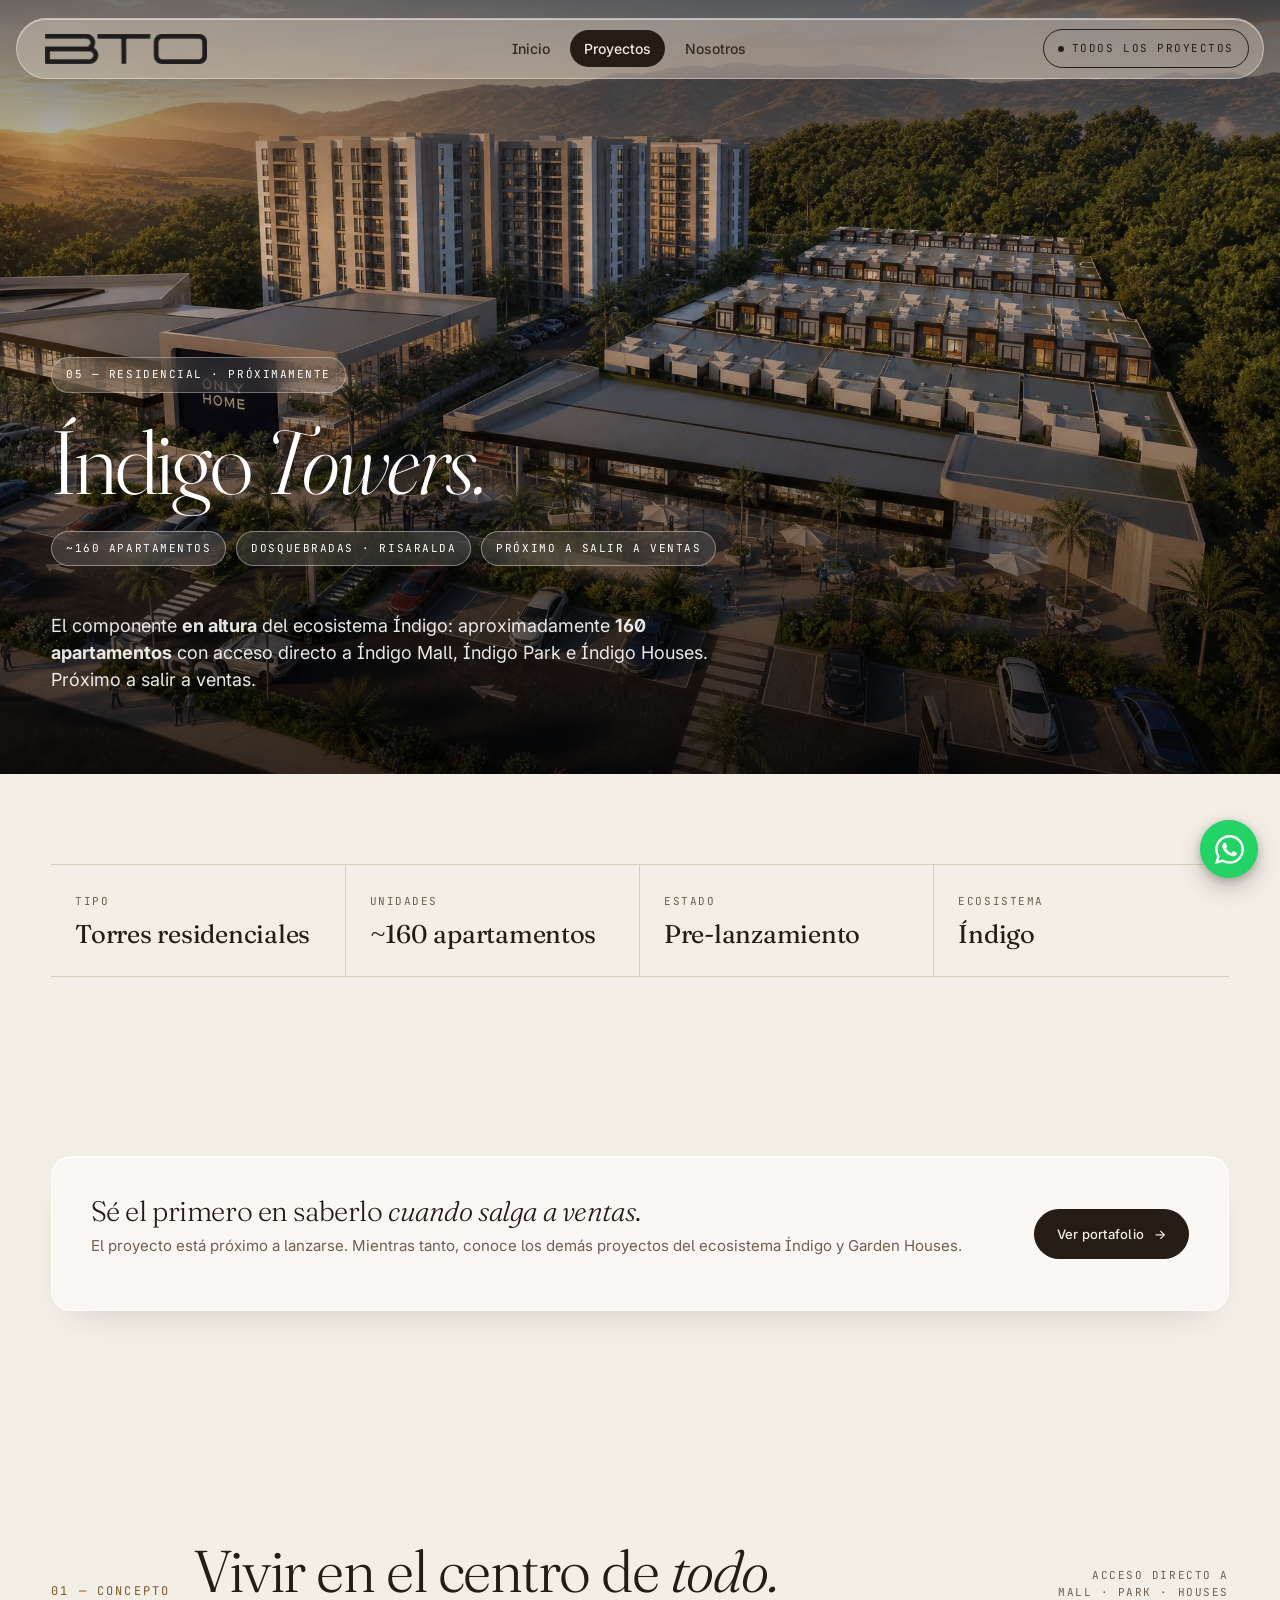
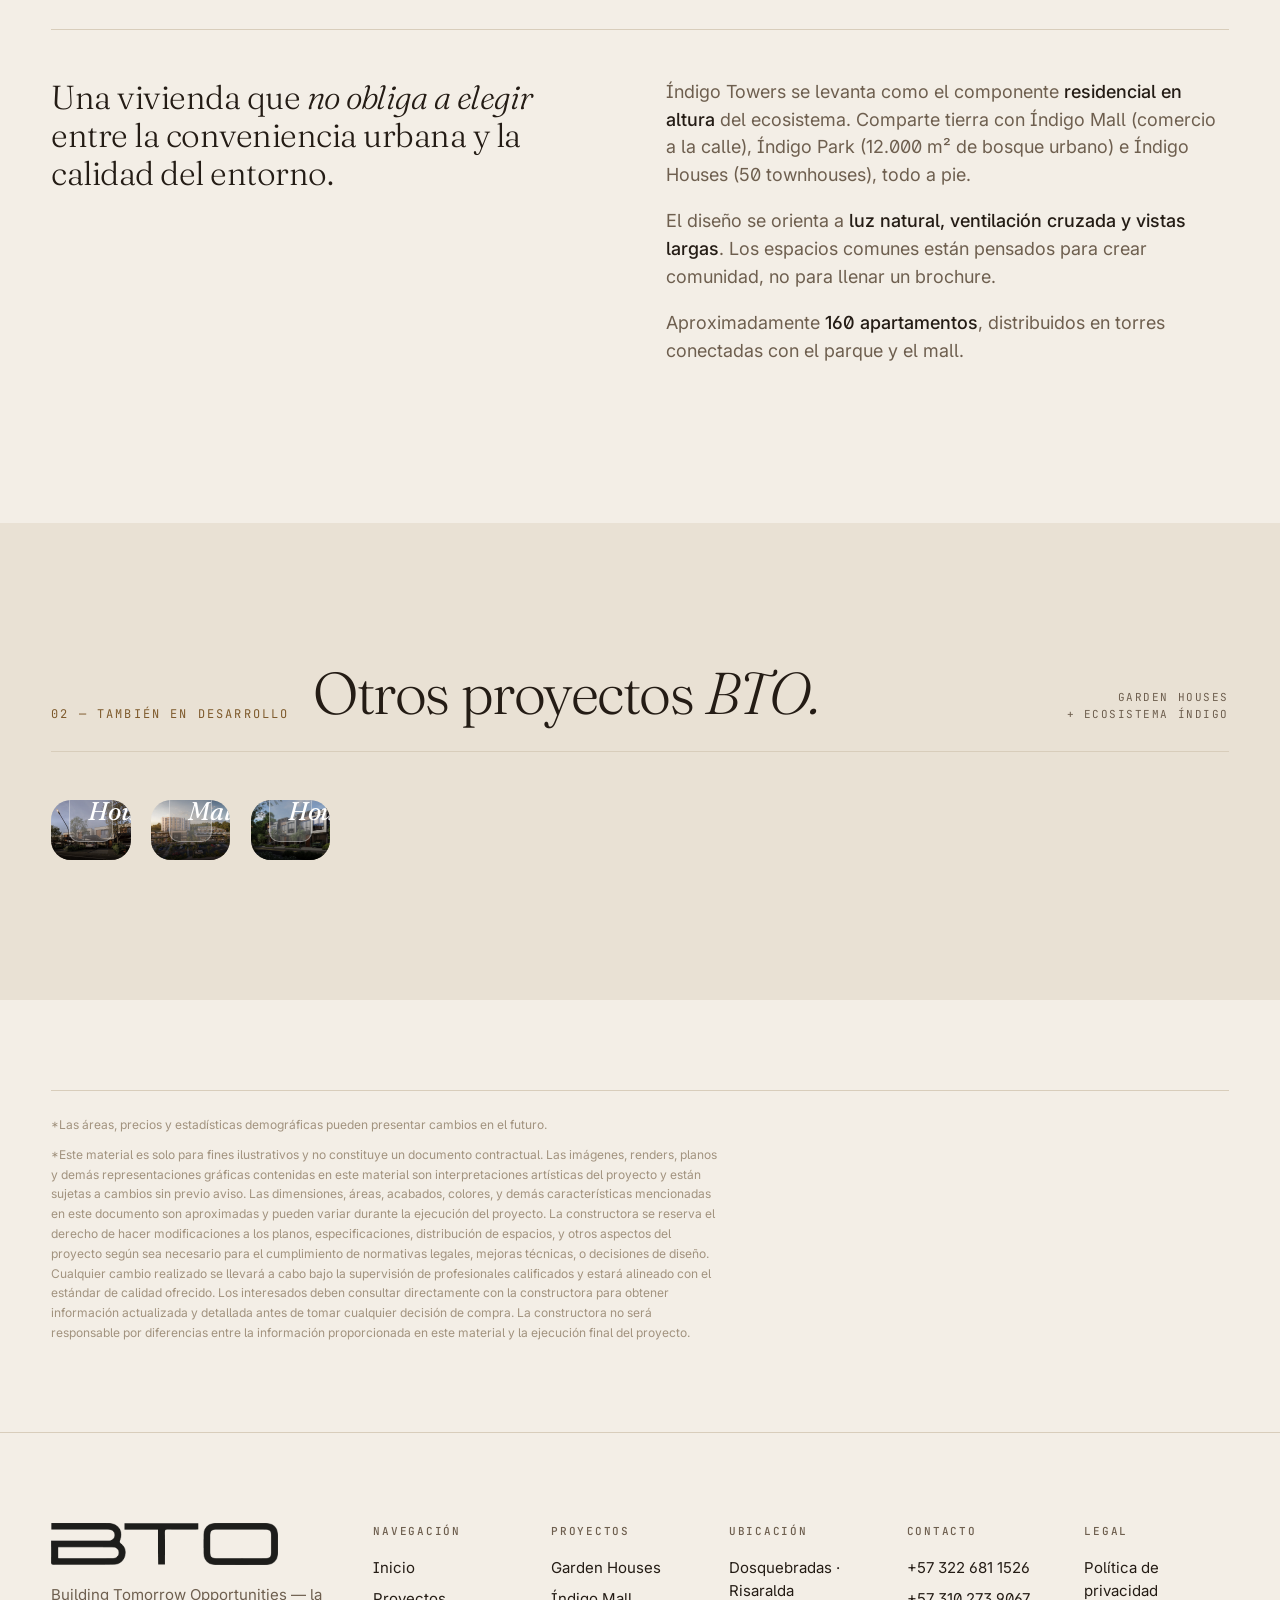
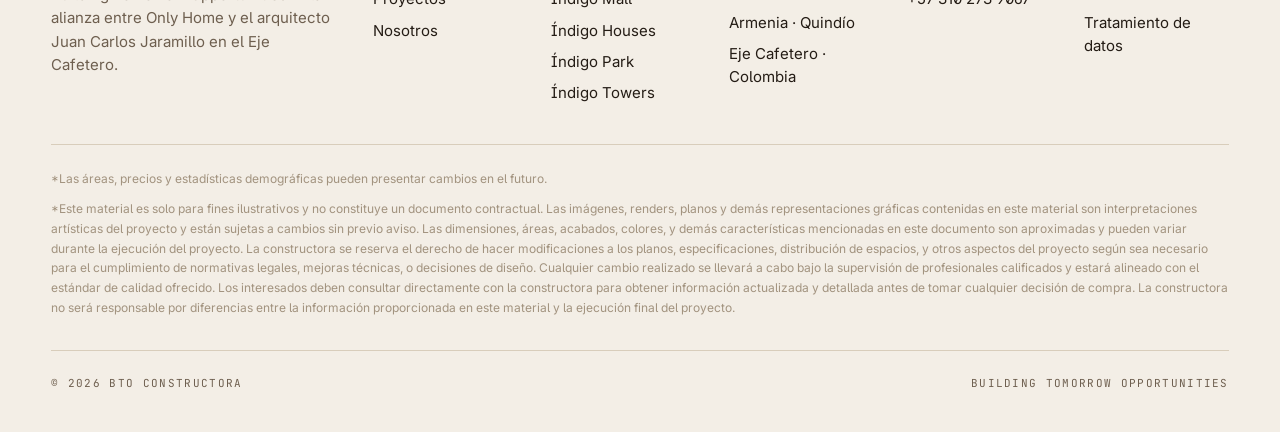
<file: proyectos/indigo-towers.html>
<!doctype html>
<html lang="es">
<head>
<meta charset="utf-8" />
<meta name="viewport" content="width=device-width, initial-scale=1" />
<title>Índigo Towers — BTO Constructora</title>
<meta name="description" content="Índigo Towers — proyecto residencial de aproximadamente 160 apartamentos en Dosquebradas. Próximo a salir a ventas." />
<link rel="preconnect" href="https://fonts.googleapis.com">
<link rel="preconnect" href="https://fonts.gstatic.com" crossorigin>
<link href="https://fonts.googleapis.com/css2?family=Fraunces:ital,opsz,wght@0,9..144,300;0,9..144,400;1,9..144,300;1,9..144,400&family=Inter:wght@400;500;600&family=JetBrains+Mono:wght@400;500&display=swap" rel="stylesheet">
<link rel="stylesheet" href="../assets/css/style.css">
</head>
<body>

<nav class="nav" aria-label="Principal">
  <a class="nav__brand" href="../index.html">
    <img class="nav__brand-img" src="../assets/img/brand/logo-black.png" alt="BTO Constructora">
  </a>
  <div class="nav__links">
    <a class="nav__link" href="../index.html">Inicio</a>
    <a class="nav__link is-active" href="../proyectos.html">Proyectos</a>
    <a class="nav__link" href="../nosotros.html">Nosotros</a>
  </div>
  <a class="nav__cta" href="../proyectos.html"><span class="dot"></span>Todos los proyectos</a>
  <button class="nav__burger" aria-label="Menú"><span></span></button>
</nav>

<header class="project-hero">
  <div class="project-hero__media"><img src="../assets/img/projects/indigo-towers/cover.webp" alt="Índigo Towers — render"></div>
  <div class="project-hero__scrim"></div>
  <div class="project-hero__content">
    <div class="hero__chip" style="display:inline-flex; width:max-content;">05 — Residencial · Próximamente</div>
    <h1 class="project-hero__title">Índigo <em>Towers.</em></h1>
    <div class="project-hero__meta">
      <span class="project-hero__chip">~160 apartamentos</span>
      <span class="project-hero__chip">Dosquebradas · Risaralda</span>
      <span class="project-hero__chip">Próximo a salir a ventas</span>
    </div>
    <p class="project-hero__desc">
      El componente <strong>en altura</strong> del ecosistema Índigo: aproximadamente <strong>160 apartamentos</strong> con acceso directo a Índigo Mall, Índigo Park e Índigo Houses. Próximo a salir a ventas.
    </p>
  </div>
</header>

<section class="page section-tight">
  <div class="container">
    <div class="specs-bar reveal">
      <div class="spec"><div class="spec__lbl">Tipo</div><div class="spec__val">Torres residenciales</div></div>
      <div class="spec"><div class="spec__lbl">Unidades</div><div class="spec__val">~160 apartamentos</div></div>
      <div class="spec"><div class="spec__lbl">Estado</div><div class="spec__val">Pre-lanzamiento</div></div>
      <div class="spec"><div class="spec__lbl">Ecosistema</div><div class="spec__val">Índigo</div></div>
    </div>
  </div>
</section>

<section class="page section-tight">
  <div class="container">
    <div class="landing-cta reveal">
      <div>
        <h3 class="landing-cta__title">Sé el primero en saberlo <em>cuando salga a ventas</em>.</h3>
        <p class="landing-cta__desc">El proyecto está próximo a lanzarse. Mientras tanto, conoce los demás proyectos del ecosistema Índigo y Garden Houses.</p>
      </div>
      <a class="btn" href="../proyectos.html">Ver portafolio <span class="arrow">→</span></a>
    </div>
  </div>
</section>

<section class="section page">
  <div class="container">
    <div class="sec-head reveal">
      <div class="sec-head__num">01 — Concepto</div>
      <h2 class="sec-head__title">Vivir en el centro de <em>todo.</em></h2>
      <div class="sec-head__right">Acceso directo a<br>Mall · Park · Houses</div>
    </div>

    <div class="intro reveal">
      <div class="intro__lead">
        Una vivienda que <em>no obliga a elegir</em> entre la conveniencia urbana y la calidad del entorno.
      </div>
      <div class="intro__body">
        <p>Índigo Towers se levanta como el componente <strong>residencial en altura</strong> del ecosistema. Comparte tierra con Índigo Mall (comercio a la calle), Índigo Park (12.000 m² de bosque urbano) e Índigo Houses (50 townhouses), todo a pie.</p>
        <p>El diseño se orienta a <strong>luz natural, ventilación cruzada y vistas largas</strong>. Los espacios comunes están pensados para crear comunidad, no para llenar un brochure.</p>
        <p>Aproximadamente <strong>160 apartamentos</strong>, distribuidos en torres conectadas con el parque y el mall.</p>
      </div>
    </div>
  </div>
</section>

<section class="section page bg-soft">
  <div class="container">
    <div class="sec-head reveal">
      <div class="sec-head__num">02 — También en desarrollo</div>
      <h2 class="sec-head__title">Otros proyectos <em>BTO.</em></h2>
      <div class="sec-head__right">Garden Houses<br>+ Ecosistema Índigo</div>
    </div>
    <div class="projects-grid">
      <a class="project-card span-4 reveal" href="garden-houses.html">
        <div class="project-card__media"><img src="../assets/img/projects/garden-houses/fachada-casa-sinerx-01.webp" alt=""><div class="project-card__scrim"></div></div>
        <div class="project-card__caption"><div><div class="project-card__title">Garden <em>Houses</em></div></div><span class="project-card__cta">Ver →</span></div>
      </a>
      <a class="project-card span-4 reveal" href="indigo-mall.html">
        <div class="project-card__media"><img src="../assets/img/projects/indigo-mall/indigo-mall-render-aereo-atardecer-complejo-comercial.webp" alt=""><div class="project-card__scrim"></div></div>
        <div class="project-card__caption"><div><div class="project-card__title">Índigo <em>Mall</em></div></div><span class="project-card__cta">Ver →</span></div>
      </a>
      <a class="project-card span-4 reveal" href="indigo-houses.html">
        <div class="project-card__media"><img src="../assets/img/projects/indigo-houses/indigo-houses-fachadas-calle-privada-vista-atardecer.webp" alt=""><div class="project-card__scrim"></div></div>
        <div class="project-card__caption"><div><div class="project-card__title">Índigo <em>Houses</em></div></div><span class="project-card__cta">Ver →</span></div>
      </a>
    </div>
  </div>
</section>

<!-- Aviso legal -->
<section class="page section-tight">
  <div class="container">
    <div class="disclaimer reveal">
      <p>*Las áreas, precios y estadísticas demográficas pueden presentar cambios en el futuro.</p>
      <p>*Este material es solo para fines ilustrativos y no constituye un documento contractual. Las imágenes, renders, planos y demás representaciones gráficas contenidas en este material son interpretaciones artísticas del proyecto y están sujetas a cambios sin previo aviso. Las dimensiones, áreas, acabados, colores, y demás características mencionadas en este documento son aproximadas y pueden variar durante la ejecución del proyecto. La constructora se reserva el derecho de hacer modificaciones a los planos, especificaciones, distribución de espacios, y otros aspectos del proyecto según sea necesario para el cumplimiento de normativas legales, mejoras técnicas, o decisiones de diseño. Cualquier cambio realizado se llevará a cabo bajo la supervisión de profesionales calificados y estará alineado con el estándar de calidad ofrecido. Los interesados deben consultar directamente con la constructora para obtener información actualizada y detallada antes de tomar cualquier decisión de compra. La constructora no será responsable por diferencias entre la información proporcionada en este material y la ejecución final del proyecto.</p>
    </div>
  </div>
</section>

<footer class="footer">
  <div class="footer__grid">
    <div>
      <img src="../assets/img/brand/logo-black.png" alt="BTO Constructora" style="height: 42px; width: auto; margin-bottom: 18px;">
      <p class="muted" style="max-width: 38ch;">Building Tomorrow Opportunities — la alianza entre Only Home y el arquitecto Juan Carlos Jaramillo en el Eje Cafetero.</p>
    </div>
    <div><h5>Navegación</h5><ul>
      <li><a href="../index.html">Inicio</a></li><li><a href="../proyectos.html">Proyectos</a></li><li><a href="../nosotros.html">Nosotros</a></li>
    </ul></div>
    <div><h5>Proyectos</h5><ul>
      <li><a href="garden-houses.html">Garden Houses</a></li>
      <li><a href="indigo-mall.html">Índigo Mall</a></li>
      <li><a href="indigo-houses.html">Índigo Houses</a></li>
      <li><a href="indigo-park.html">Índigo Park</a></li>
      <li><a href="indigo-towers.html">Índigo Towers</a></li>
    </ul></div>
    <div><h5>Ubicación</h5><ul>
      <li>Dosquebradas · Risaralda</li><li>Armenia · Quindío</li><li>Eje Cafetero · Colombia</li>
    </ul></div>
    <div><h5>Contacto</h5><ul>
      <li><a href="tel:+573226811526">+57 322 681 1526</a></li>
      <li><a href="tel:+573102739067">+57 310 273 9067</a></li>
    </ul></div>
    <div><h5>Legal</h5><ul>
      <li><a href="../legal/politica-tratamiento-datos.html">Política de privacidad</a></li>
      <li><a href="../legal/autorizacion-tratamiento-datos.html">Tratamiento de datos</a></li>
    </ul></div>
  </div>

  <div class="footer__disclaimer">
    <p>*Las áreas, precios y estadísticas demográficas pueden presentar cambios en el futuro.</p>
    <p>*Este material es solo para fines ilustrativos y no constituye un documento contractual. Las imágenes, renders, planos y demás representaciones gráficas contenidas en este material son interpretaciones artísticas del proyecto y están sujetas a cambios sin previo aviso. Las dimensiones, áreas, acabados, colores, y demás características mencionadas en este documento son aproximadas y pueden variar durante la ejecución del proyecto. La constructora se reserva el derecho de hacer modificaciones a los planos, especificaciones, distribución de espacios, y otros aspectos del proyecto según sea necesario para el cumplimiento de normativas legales, mejoras técnicas, o decisiones de diseño. Cualquier cambio realizado se llevará a cabo bajo la supervisión de profesionales calificados y estará alineado con el estándar de calidad ofrecido. Los interesados deben consultar directamente con la constructora para obtener información actualizada y detallada antes de tomar cualquier decisión de compra. La constructora no será responsable por diferencias entre la información proporcionada en este material y la ejecución final del proyecto.</p>
  </div>

  <div class="footer__bottom"><span>© 2026 BTO Constructora</span><span>Building Tomorrow Opportunities</span></div>
</footer>

<!-- WhatsApp floating button -->
<a class="whatsapp-float" href="https://wa.me/573226811526?text=Hola%2C%20quiero%20más%20información%20sobre%20los%20proyectos%20de%20BTO%20Constructora." target="_blank" rel="noopener" aria-label="Escríbenos por WhatsApp">
  <span class="whatsapp-float__pulse" aria-hidden="true"></span>
  <svg viewBox="0 0 24 24" aria-hidden="true"><path d="M17.472 14.382c-.297-.149-1.758-.867-2.03-.967-.273-.099-.471-.148-.67.15-.197.297-.767.966-.94 1.164-.173.199-.347.223-.644.075-.297-.15-1.255-.463-2.39-1.475-.883-.788-1.48-1.761-1.653-2.059-.173-.297-.018-.458.13-.606.134-.133.298-.347.446-.52.149-.174.198-.298.298-.497.099-.198.05-.371-.025-.52-.075-.149-.669-1.612-.916-2.207-.242-.579-.487-.5-.669-.51-.173-.008-.371-.01-.57-.01-.198 0-.52.074-.792.372-.272.297-1.04 1.016-1.04 2.479 0 1.462 1.065 2.875 1.213 3.074.149.198 2.096 3.2 5.077 4.487.709.306 1.262.489 1.694.625.712.227 1.36.195 1.871.118.571-.085 1.758-.719 2.006-1.413.248-.694.248-1.289.173-1.413-.074-.124-.272-.198-.57-.347z"/><path d="M12.05 21.785h-.004a9.87 9.87 0 01-5.031-1.378l-.361-.214-3.741.982.998-3.648-.235-.374a9.86 9.86 0 01-1.51-5.26c.001-5.45 4.436-9.885 9.888-9.885 2.64 0 5.122 1.03 6.988 2.898a9.825 9.825 0 012.893 6.994c-.003 5.45-4.437 9.885-9.885 9.885zm8.413-18.297A11.815 11.815 0 0012.05.003C5.495.003.16 5.336.157 11.892a11.86 11.86 0 001.588 5.945L0 24l6.304-1.654a11.888 11.888 0 005.741 1.464h.005c6.554 0 11.89-5.334 11.893-11.891a11.821 11.821 0 00-3.48-8.431z"/></svg>
</a>

<script src="../assets/js/main.js"></script>
</body>
</html>
</file>
<file: assets/css/style.css>
/* ============================================================
   BTO Constructora — Warm Glass System
   Editorial · Earthy palette (bone / espresso / bronze) · Glassmorphism
   ============================================================ */

:root {
  /* BTO warm palette — earthy, editorial (from brand system) */
  --bg:           #F3EEE6;   /* warm paper / bone */
  --bg-soft:      #E9E1D4;   /* soft sand panel */
  --bg-deep:      #DED4C4;   /* deeper sand */
  --ink:          #241C15;   /* espresso (near-black warm) */
  --ink-soft:     #35291F;   /* dark cocoa */
  --ink-muted:    #6E5F4F;   /* taupe */
  --ink-faint:    #A2937F;   /* muted clay */
  --line:         #D8CDBB;   /* warm hairline */
  --line-soft:    #E4DBCC;
  --line-dark:    #4A3B2E;
  --on-dark:      #F1E9DC;   /* cream on dark */

  /* Accent — bronze / gold (single warm accent) */
  --accent:       #A9793F;   /* bronze */
  --accent-soft:  #C79A5E;   /* light gold */
  --accent-deep:  #7E5A2C;   /* deep bronze */

  /* Dark surfaces — warm chocolate, not pure black */
  --choco:        #26201A;   /* chocolate base for dark sections */
  --choco-2:      #1C1712;   /* deepest */

  /* Glass surfaces (warm-tinted) */
  --glass-light:    rgba(255,251,244,0.52);
  --glass-light-2:  rgba(255,251,244,0.70);
  --glass-dark:     rgba(38,32,26,0.42);
  --glass-dark-2:   rgba(38,32,26,0.62);
  --glass-border:   rgba(255,250,240,0.50);
  --glass-border-d: rgba(255,245,230,0.16);
  --blur:           saturate(140%) blur(22px);
  --blur-strong:    saturate(160%) blur(34px);

  /* Type */
  --f-display: "Fraunces", "Times New Roman", serif;
  --f-sans:    "Inter", -apple-system, system-ui, sans-serif;
  --f-mono:    "JetBrains Mono", ui-monospace, monospace;

  /* Scale */
  --t-xs:   clamp(11px, 0.72vw, 13px);
  --t-sm:   clamp(13px, 0.86vw, 15px);
  --t-body: clamp(15px, 1.02vw, 18px);
  --t-lead: clamp(18px, 1.35vw, 22px);
  --t-h4:   clamp(22px, 1.8vw,  28px);
  --t-h3:   clamp(28px, 2.6vw,  44px);
  --t-h2:   clamp(40px, 4.6vw,  76px);
  --t-h1:   clamp(56px, 8.8vw, 160px);

  /* Rhythm */
  --r-xs: 6px; --r-sm: 12px; --r-md: 24px; --r-lg: 48px;
  --r-xl: 96px; --r-2xl: 144px;

  /* Edges */
  --radius-sm: 4px;
  --radius-md: 10px;
  --radius-lg: 20px;
  --radius-xl: 32px;

  /* Motion */
  --e-out: cubic-bezier(.22,.61,.36,1);
  --e-in-out: cubic-bezier(.65,.05,.35,1);
}

* { box-sizing: border-box; }
html, body { margin: 0; padding: 0; }
html { -webkit-font-smoothing: antialiased; text-rendering: optimizeLegibility; scroll-behavior: smooth; }

body {
  font-family: var(--f-sans);
  font-size: var(--t-body);
  line-height: 1.55;
  color: var(--ink);
  background: var(--bg);
  font-feature-settings: "ss01", "ss02", "kern";
  overflow-x: hidden;
}

img, video { display: block; max-width: 100%; }
a { color: inherit; }

/* ============================================================
   Typography utilities
   ============================================================ */
.eyebrow {
  font-family: var(--f-mono);
  font-size: var(--t-xs);
  letter-spacing: 0.18em;
  text-transform: uppercase;
  color: var(--ink-muted);
  font-weight: 500;
}
.display {
  font-family: var(--f-display);
  font-weight: 300;
  letter-spacing: -0.03em;
  line-height: 0.9;
  font-variation-settings: "opsz" 144, "SOFT" 30;
}
.display em { font-style: italic; font-weight: 300; }
.h1 { font-family: var(--f-display); font-weight: 300; font-size: var(--t-h1); line-height: .9; letter-spacing: -0.035em; }
.h1 em { font-style: italic; }
.h2 { font-family: var(--f-display); font-weight: 300; font-size: var(--t-h2); line-height: 1; letter-spacing: -0.025em; }
.h2 em { font-style: italic; }
.h3 { font-family: var(--f-display); font-weight: 400; font-size: var(--t-h3); line-height: 1.05; letter-spacing: -0.015em; margin: 0; }
.h4 { font-family: var(--f-display); font-weight: 400; font-size: var(--t-h4); line-height: 1.15; letter-spacing: -0.01em; margin: 0; }
.lead { font-size: var(--t-lead); line-height: 1.45; color: var(--ink); max-width: 56ch; }
.muted { color: var(--ink-muted); }
.mono  { font-family: var(--f-mono); font-size: var(--t-xs); letter-spacing: 0.1em; text-transform: uppercase; }

/* ============================================================
   Layout
   ============================================================ */
.page { padding-inline: clamp(20px, 4vw, 64px); }
.container { max-width: 1360px; margin: 0 auto; }
.container-narrow { max-width: 980px; margin: 0 auto; }
.grid12 { display: grid; grid-template-columns: repeat(12, 1fr); gap: clamp(16px, 1.6vw, 28px); }
.section { padding-block: clamp(80px, 11vw, 160px); }
.section-tight { padding-block: clamp(56px, 7vw, 104px); }
.rule { height: 1px; background: var(--line); border: 0; margin: 0; }

/* ============================================================
   Glass primitives
   ============================================================ */
.glass {
  background: var(--glass-light);
  backdrop-filter: var(--blur);
  -webkit-backdrop-filter: var(--blur);
  border: 1px solid var(--glass-border);
  border-radius: var(--radius-lg);
  box-shadow:
    0 1px 0 rgba(255,255,255,.6) inset,
    0 24px 60px -24px rgba(0,0,0,.18);
}
.glass-dark {
  background: var(--glass-dark);
  backdrop-filter: var(--blur);
  -webkit-backdrop-filter: var(--blur);
  border: 1px solid var(--glass-border-d);
  border-radius: var(--radius-lg);
  color: var(--on-dark);
  box-shadow:
    0 1px 0 rgba(255,255,255,.08) inset,
    0 24px 60px -24px rgba(0,0,0,.55);
}
.glass-soft {
  background: rgba(255,255,255,0.35);
  backdrop-filter: blur(14px);
  -webkit-backdrop-filter: blur(14px);
  border: 1px solid rgba(255,255,255,.35);
  border-radius: var(--radius-md);
}

/* ============================================================
   Navbar — pure glass, transparent, fixed
   ============================================================ */
.nav {
  position: fixed; top: 18px; left: 50%; transform: translateX(-50%);
  z-index: 100;
  width: min(1320px, calc(100vw - 32px));
  display: grid; grid-template-columns: auto 1fr auto; align-items: center;
  gap: 24px;
  padding: 10px 14px 10px 20px;
  background: rgba(243,238,230,0.30);
  backdrop-filter: blur(28px) saturate(180%);
  -webkit-backdrop-filter: blur(28px) saturate(180%);
  border: 1px solid rgba(255,250,240,.40);
  border-radius: 999px;
  box-shadow:
    0 1px 0 rgba(255,251,244,.5) inset,
    0 18px 40px -18px rgba(38,32,26,.28);
  transition: background .3s var(--e-out), border-color .3s var(--e-out);
}
.nav.is-scrolled {
  background: rgba(243,238,230,0.68);
  border-color: rgba(255,250,240,.65);
}
.nav__brand {
  display: inline-flex; align-items: center; gap: 10px;
  text-decoration: none; color: var(--ink);
  padding: 4px 8px;
}
.nav__brand-img {
  display: block; height: 30px; width: auto;
  filter: none;
}
/* When the nav sits over a dark hero, optionally flip the logo via .nav--on-dark */
.nav--on-dark .nav__brand-img { filter: invert(1) brightness(2); }
.nav__links { display: flex; gap: 6px; justify-content: center; }
.nav__link {
  font-size: 14px; font-weight: 500;
  padding: 8px 14px; border-radius: 999px;
  text-decoration: none; color: var(--ink-soft);
  transition: background .2s var(--e-out), color .2s var(--e-out);
}
.nav__link:hover { background: rgba(36,28,21,.07); }
.nav__link.is-active { background: var(--ink); color: var(--on-dark); }
.nav__cta {
  display: inline-flex; align-items: center; gap: 8px;
  font-family: var(--f-mono); font-size: 11px; letter-spacing: .14em; text-transform: uppercase;
  color: var(--ink); text-decoration: none;
  padding: 10px 14px; border-radius: 999px;
  border: 1px solid var(--ink);
  transition: background .2s var(--e-out), color .2s var(--e-out);
}
.nav__cta:hover { background: var(--ink); color: var(--bg); }
.nav__cta .dot { width: 6px; height: 6px; border-radius: 50%; background: currentColor; }
.nav__burger { display:none; }

@media (max-width: 880px){
  .nav { grid-template-columns: auto 1fr auto; padding: 10px 14px; }
  .nav__links { display:none; position: absolute; top: calc(100% + 10px); left: 0; right: 0;
    flex-direction: column; padding: 16px; background: rgba(250,250,250,.85);
    backdrop-filter: var(--blur-strong); -webkit-backdrop-filter: var(--blur-strong);
    border: 1px solid rgba(255,255,255,.6); border-radius: var(--radius-lg);
    box-shadow: 0 14px 40px -10px rgba(0,0,0,.2); }
  .nav.is-open .nav__links { display:flex; }
  .nav__link { padding: 12px 16px; border-radius: 12px; }
  .nav__cta { display:none; }
  .nav__burger {
    display: inline-grid; place-items: center;
    width: 38px; height: 38px; border-radius: 50%;
    border: 1px solid var(--ink); background: transparent;
    cursor: pointer;
  }
  .nav__burger span, .nav__burger span::before, .nav__burger span::after {
    content: ""; display:block; width: 16px; height: 1.5px; background: var(--ink); position: relative;
  }
  .nav__burger span::before { position:absolute; top: -5px; left:0; right:0; }
  .nav__burger span::after  { position:absolute; top:  5px; left:0; right:0; }
}

/* ============================================================
   Buttons
   ============================================================ */
.btn {
  display: inline-flex; align-items: center; gap: 10px;
  padding: 14px 22px;
  font-family: var(--f-sans); font-size: var(--t-sm);
  font-weight: 500; letter-spacing: 0.02em;
  border: 1px solid var(--ink);
  color: var(--bg);
  background: var(--ink);
  border-radius: 999px;
  cursor: pointer;
  transition: transform .25s var(--e-out), background .25s var(--e-out), color .25s var(--e-out), border-color .25s var(--e-out);
  text-decoration: none;
}
.btn:hover { transform: translateY(-1px); background: var(--accent); color: #fff; border-color: var(--accent); }
.btn .arrow { display:inline-block; transition: transform .25s var(--e-out); }
.btn:hover .arrow { transform: translateX(4px); }
.btn-accent { background: var(--accent); border-color: var(--accent); color: #fff; }
.btn-accent:hover { background: var(--accent-deep); border-color: var(--accent-deep); color: #fff; }

.btn-ghost {
  display: inline-flex; align-items: center; gap: 10px;
  padding: 13px 20px;
  font-family: var(--f-sans); font-size: var(--t-sm); font-weight: 500;
  color: var(--ink);
  background: transparent;
  border: 1px solid var(--ink);
  border-radius: 999px;
  text-decoration: none;
  transition: color .25s var(--e-out), background .25s var(--e-out);
}
.btn-ghost:hover { background: var(--ink); color: var(--bg); }

.btn-glass {
  display: inline-flex; align-items: center; gap: 10px;
  padding: 14px 22px;
  font-family: var(--f-sans); font-size: var(--t-sm); font-weight: 500;
  color: #fff;
  background: rgba(255,255,255,0.14);
  backdrop-filter: var(--blur);
  -webkit-backdrop-filter: var(--blur);
  border: 1px solid rgba(255,255,255,0.45);
  border-radius: 999px;
  text-decoration: none;
  transition: background .25s var(--e-out), transform .25s var(--e-out);
}
.btn-glass:hover { background: rgba(255,255,255,0.28); transform: translateY(-1px); }
.btn-glass.dark { color: var(--ink); background: rgba(255,255,255,0.7); border-color: rgba(255,255,255,.85); }
.btn-glass.dark:hover { background: #fff; }

.link-arrow {
  display: inline-flex; align-items: baseline; gap: 8px;
  color: var(--ink); text-decoration: none;
  font-weight: 500; font-size: var(--t-sm); letter-spacing: 0.02em;
  border-bottom: 1px solid currentColor;
  padding-bottom: 2px;
  transition: color .2s var(--e-out), letter-spacing .2s var(--e-out);
}
.link-arrow:hover { letter-spacing: .04em; }
.link-arrow .arrow { display:inline-block; transition: transform .25s var(--e-out); }
.link-arrow:hover .arrow { transform: translateX(4px); }

/* ============================================================
   HERO
   ============================================================ */
.hero {
  position: relative;
  min-height: 100vh;
  display: grid; align-items: end;
  padding: 0;
  overflow: hidden;
  color: #fff;
  background: var(--choco);
}
.hero__media {
  position: absolute; inset: 0;
  z-index: 0;
}
.hero__media video, .hero__media img {
  width: 100%; height: 100%; object-fit: cover;
}
.hero__scrim {
  position: absolute; inset: 0;
  background:
    linear-gradient(180deg, rgba(28,20,14,.5) 0%, rgba(28,20,14,.22) 32%, rgba(20,14,9,.72) 100%);
  z-index: 1;
}
.hero__grain {
  position: absolute; inset: 0;
  background-image: radial-gradient(rgba(255,255,255,.04) 1px, transparent 1px);
  background-size: 3px 3px;
  mix-blend-mode: overlay;
  pointer-events: none; z-index: 2;
}
.hero__content {
  position: relative; z-index: 3;
  padding: clamp(120px, 16vh, 200px) clamp(20px, 4vw, 64px) clamp(40px, 7vh, 80px);
  width: 100%;
  display: grid;
  grid-template-columns: 1fr;
  gap: clamp(40px, 6vh, 80px);
}
.hero__title { color: #fff; }
.hero__title em { font-style: italic; opacity: .9; }
.hero__sub {
  font-size: var(--t-lead); max-width: 52ch; color: rgba(255,255,255,.86); margin-top: 22px;
}
.hero__bar {
  display: grid; grid-template-columns: 1fr auto; align-items: end; gap: 24px;
}
.hero__meta { display: flex; flex-wrap: wrap; gap: 14px; align-items: center; }
.hero__chip {
  font-family: var(--f-mono); font-size: 11px; letter-spacing: .14em; text-transform: uppercase;
  padding: 8px 14px; border-radius: 999px;
  background: rgba(255,255,255,.1); border: 1px solid rgba(255,255,255,.35);
  backdrop-filter: blur(14px); -webkit-backdrop-filter: blur(14px);
  color: #fff;
}
.hero__scroll {
  font-family: var(--f-mono); font-size: 11px; letter-spacing: .18em; text-transform: uppercase;
  color: rgba(255,255,255,.7);
  display:inline-flex; align-items:center; gap: 10px;
}
.hero__scroll::after {
  content:""; display:inline-block; width: 28px; height: 1px; background: rgba(255,255,255,.55);
}

/* Floating KPI glass card in hero */
.hero__kpis {
  position: absolute; right: clamp(20px, 4vw, 64px); bottom: clamp(40px, 8vh, 96px);
  z-index: 4;
  display: grid; grid-template-columns: repeat(3, 1fr);
  gap: 0;
  padding: 18px 8px;
  border-radius: var(--radius-lg);
  background: rgba(255,255,255,.1);
  border: 1px solid rgba(255,255,255,.35);
  backdrop-filter: var(--blur-strong); -webkit-backdrop-filter: var(--blur-strong);
  color: #fff;
  min-width: 360px;
}
.hero__kpi { padding: 6px 18px; border-right: 1px solid rgba(255,255,255,.25); text-align: left; }
.hero__kpi:last-child { border-right: none; }
.hero__kpi-num { font-family: var(--f-display); font-weight: 300; font-size: 36px; line-height: 1; letter-spacing: -.02em; }
.hero__kpi-num sup { font-size: 14px; vertical-align: super; opacity: .8; }
.hero__kpi-lbl { font-family: var(--f-mono); font-size: 10px; letter-spacing: .14em; text-transform: uppercase; margin-top: 4px; opacity: .85; }

@media (max-width: 880px){
  .hero__bar { grid-template-columns: 1fr; }
  .hero__kpis { position: static; margin-top: 24px; min-width: 0; }
}

/* ============================================================
   Section headers
   ============================================================ */
.sec-head {
  display: grid; grid-template-columns: auto 1fr auto; align-items: end; gap: 24px;
  padding-bottom: 28px; margin-bottom: 48px;
  border-bottom: 1px solid var(--line);
}
.sec-head__num { font-family: var(--f-mono); font-size: 12px; letter-spacing: .18em; text-transform: uppercase; color: var(--accent-deep); }
.sec-head__title { font-family: var(--f-display); font-weight: 300; font-size: var(--t-h2); line-height: 1; letter-spacing: -.025em; margin: 0; }
.sec-head__title em { font-style: italic; }
.sec-head__right { font-family: var(--f-mono); font-size: 11px; letter-spacing: .14em; text-transform: uppercase; color: var(--ink-muted); text-align: right; }
@media (max-width: 760px){
  .sec-head { grid-template-columns: 1fr; }
  .sec-head__right { text-align: left; }
}

/* ============================================================
   Presentación (intro block)
   ============================================================ */
.intro {
  display: grid; grid-template-columns: 1fr 1fr; gap: clamp(28px, 4vw, 80px);
  align-items: start;
}
.intro__lead { font-family: var(--f-display); font-weight: 300; font-size: var(--t-h3); line-height: 1.15; letter-spacing: -.015em; }
.intro__lead em { font-style: italic; }
.intro__body p { color: var(--ink-muted); font-size: var(--t-lead); line-height: 1.55; margin: 0 0 18px; }
.intro__body p strong { color: var(--ink); font-weight: 500; }
@media (max-width: 880px){ .intro { grid-template-columns: 1fr; } }

/* KPI strip */
.kpis {
  display: grid; grid-template-columns: repeat(4, 1fr);
  gap: 0; margin-top: 56px;
  border-top: 1px solid var(--line); border-bottom: 1px solid var(--line);
}
.kpi { padding: 28px 24px; border-right: 1px solid var(--line); }
.kpi:last-child { border-right: none; }
.kpi__num { font-family: var(--f-display); font-weight: 300; font-size: clamp(40px, 4.4vw, 64px); line-height: 1; letter-spacing: -.025em; }
.kpi__num sup { font-size: 18px; vertical-align: super; opacity: .55; }
.kpi__lbl { font-family: var(--f-mono); font-size: 11px; letter-spacing: .14em; text-transform: uppercase; color: var(--ink-muted); margin-top: 10px; }
@media (max-width: 760px){
  .kpis { grid-template-columns: repeat(2, 1fr); }
  .kpi:nth-child(2) { border-right: none; }
  .kpi:nth-child(-n+2) { border-bottom: 1px solid var(--line); }
}

/* ============================================================
   Project cards (grid)
   ============================================================ */
.projects-grid {
  display: grid; grid-template-columns: repeat(12, 1fr); gap: clamp(16px, 1.6vw, 28px);
}
.project-card {
  position: relative;
  display: block;
  text-decoration: none; color: inherit;
  border-radius: var(--radius-lg);
  overflow: hidden;
  background: var(--bg-soft);
  isolation: isolate;
  transition: transform .35s var(--e-out);
}
.project-card.span-7 { grid-column: span 7; }
.project-card.span-5 { grid-column: span 5; }
.project-card.span-6 { grid-column: span 6; }
.project-card.span-12 { grid-column: span 12; }
.project-card__media {
  position: relative;
  aspect-ratio: 4 / 3;
  overflow: hidden;
}
.project-card.tall .project-card__media { aspect-ratio: 3 / 4; }
.project-card.wide .project-card__media { aspect-ratio: 21 / 9; }
.project-card.r32 .project-card__media { aspect-ratio: 3 / 2; }
.project-card__media img {
  width: 100%; height: 100%; object-fit: cover; object-position: center;
  transition: transform .8s var(--e-out);
}
.project-card:hover .project-card__media img { transform: scale(1.04); }

/* Card variant: shows full image at natural aspect ratio (no crop, no gray gap) */
.project-card.natural { align-self: start; background: transparent; }
.project-card.natural .project-card__media { aspect-ratio: auto; }
.project-card.natural .project-card__media img { height: auto; display: block; }
.project-card__scrim {
  position: absolute; inset: 0;
  background: linear-gradient(180deg, rgba(0,0,0,.15) 0%, rgba(0,0,0,.0) 35%, rgba(0,0,0,.75) 100%);
}
.project-card__caption {
  position: absolute; left: 18px; right: 18px; bottom: 18px;
  display: grid; grid-template-columns: 1fr auto; gap: 14px; align-items: end;
  color: #fff;
  padding: 16px 18px;
  background: rgba(255,255,255,.1);
  border: 1px solid rgba(255,255,255,.32);
  backdrop-filter: var(--blur);
  -webkit-backdrop-filter: var(--blur);
  border-radius: var(--radius-md);
}
.project-card__title { font-family: var(--f-display); font-weight: 400; font-size: clamp(22px, 2vw, 30px); line-height: 1.05; letter-spacing: -.01em; }
.project-card__meta { font-family: var(--f-mono); font-size: 11px; letter-spacing: .14em; text-transform: uppercase; opacity: .85; margin-top: 6px; }
.project-card__cta {
  font-family: var(--f-mono); font-size: 11px; letter-spacing: .14em; text-transform: uppercase;
  display: inline-flex; align-items: center; gap: 8px;
  padding: 8px 12px; border-radius: 999px;
  background: rgba(255,255,255,.18); border: 1px solid rgba(255,255,255,.5);
  white-space: nowrap;
}
.project-card__badge {
  position: absolute; top: 16px; left: 16px;
  font-family: var(--f-mono); font-size: 10px; letter-spacing: .16em; text-transform: uppercase;
  padding: 6px 10px; border-radius: 999px;
  background: rgba(255,255,255,.18); border: 1px solid rgba(255,255,255,.5);
  backdrop-filter: blur(14px); -webkit-backdrop-filter: blur(14px);
  color: #fff;
}
@media (max-width: 960px){
  .project-card.span-7, .project-card.span-5, .project-card.span-6 { grid-column: span 12; }
}

/* ============================================================
   Project detail page
   ============================================================ */
.project-hero {
  position: relative; min-height: 86vh;
  display: grid; align-items: end;
  color: #fff; overflow: hidden; background: var(--choco);
}
.project-hero__media { position: absolute; inset: 0; z-index: 0; }
.project-hero__media img { width:100%; height:100%; object-fit: cover; }
.project-hero__scrim { position: absolute; inset: 0; z-index: 1;
  background: linear-gradient(180deg, rgba(0,0,0,.55) 0%, rgba(0,0,0,.15) 30%, rgba(0,0,0,.75) 100%);
}
.project-hero__content {
  position: relative; z-index: 2;
  padding: clamp(120px, 16vh, 200px) clamp(20px, 4vw, 64px) clamp(40px, 7vh, 80px);
  display: grid; gap: 28px;
}
.project-hero__title { font-family: var(--f-display); font-weight: 300; font-size: clamp(48px, 7vw, 120px); line-height: .92; letter-spacing: -.03em; color: #fff; margin: 0; }
.project-hero__title em { font-style: italic; }
.project-hero__meta {
  display: flex; flex-wrap: wrap; gap: 10px;
}
.project-hero__chip {
  font-family: var(--f-mono); font-size: 11px; letter-spacing: .14em; text-transform: uppercase;
  padding: 8px 14px; border-radius: 999px;
  background: rgba(255,255,255,.12); border: 1px solid rgba(255,255,255,.4);
  backdrop-filter: blur(14px); -webkit-backdrop-filter: blur(14px);
}
.project-hero__desc { max-width: 60ch; font-size: var(--t-lead); color: rgba(255,255,255,.9); line-height: 1.5; }

/* Specs / data card */
.specs-bar {
  display: grid; grid-template-columns: repeat(4, 1fr); gap: 0;
  border-block: 1px solid var(--line);
}
.spec { padding: 28px 24px; border-right: 1px solid var(--line); }
.spec:last-child { border-right: none; }
.spec__lbl { font-family: var(--f-mono); font-size: 11px; letter-spacing: .14em; text-transform: uppercase; color: var(--ink-muted); }
.spec__val { font-family: var(--f-display); font-weight: 400; font-size: clamp(22px, 2vw, 30px); line-height: 1.1; letter-spacing: -.01em; margin-top: 10px; }
@media (max-width: 760px){ .specs-bar { grid-template-columns: repeat(2, 1fr); } .spec:nth-child(2){ border-right: none; } .spec:nth-child(-n+2){ border-bottom: 1px solid var(--line); } }

/* Gallery */
.gallery {
  display: grid; grid-template-columns: repeat(12, 1fr); gap: clamp(8px, 1vw, 16px);
}
.gallery figure { margin: 0; overflow: hidden; border-radius: var(--radius-md); background: var(--bg-soft); }
.gallery img { width: 100%; height: 100%; object-fit: cover; aspect-ratio: 4/3;
  transition: transform .8s var(--e-out);
}
.gallery figure:hover img { transform: scale(1.04); }
.gallery .g-4 { grid-column: span 4; }
.gallery .g-6 { grid-column: span 6; }
.gallery .g-8 { grid-column: span 8; }
.gallery .g-12 { grid-column: span 12; }
.gallery .tall img { aspect-ratio: 3/4; }
.gallery .wide img { aspect-ratio: 21/9; }
@media (max-width: 760px){
  .gallery .g-4, .gallery .g-6, .gallery .g-8 { grid-column: span 12; }
}

/* ============================================================
   Nosotros — sections
   ============================================================ */
.about-hero {
  position: relative; min-height: 72vh;
  display: grid; align-items: end;
  color: #fff; overflow: hidden; background: var(--choco);
}
.about-hero__media { position: absolute; inset: 0; z-index: 0; }
.about-hero__media img { width:100%; height:100%; object-fit: cover; }
.about-hero__scrim { position: absolute; inset: 0; z-index: 1; background: linear-gradient(180deg, rgba(0,0,0,.55) 0%, rgba(0,0,0,.25) 40%, rgba(0,0,0,.7) 100%); }
.about-hero__content { position: relative; z-index: 2; padding: clamp(120px, 16vh, 200px) clamp(20px, 4vw, 64px) clamp(40px, 7vh, 80px); display:grid; gap: 24px; }

.founder {
  display: grid; grid-template-columns: 5fr 7fr; gap: clamp(28px, 4vw, 72px); align-items: center;
}
.founder__media {
  position: relative; aspect-ratio: 4/5; border-radius: var(--radius-lg); overflow: hidden; background: var(--bg-soft);
}
.founder__media img { width:100%; height:100%; object-fit: cover; }
.founder__badge {
  position: absolute; left: 16px; bottom: 16px;
  padding: 12px 16px;
  background: rgba(255,255,255,.55);
  backdrop-filter: var(--blur); -webkit-backdrop-filter: var(--blur);
  border: 1px solid rgba(255,255,255,.6);
  border-radius: var(--radius-md);
  color: var(--ink);
}
.founder__badge .n { font-family: var(--f-display); font-weight: 400; font-size: 18px; letter-spacing: -.01em; }
.founder__badge .r { font-family: var(--f-mono); font-size: 10px; letter-spacing: .14em; text-transform: uppercase; color: var(--ink-muted); margin-top: 4px; }
.founder__body blockquote {
  font-family: var(--f-display); font-weight: 300; font-style: italic; font-size: clamp(24px, 2.6vw, 38px); line-height: 1.18; letter-spacing: -.015em;
  margin: 0 0 28px; color: var(--ink);
}
.founder__body blockquote::before { content: "«"; color: var(--accent); margin-right: 4px; }
.founder__body blockquote::after  { content: "»"; color: var(--ink-faint); margin-left: 4px; }
.founder__body p { color: var(--ink-muted); font-size: var(--t-lead); line-height: 1.55; margin: 0 0 14px; }
@media (max-width: 880px){ .founder { grid-template-columns: 1fr; } }

/* Principles grid */
.principles { display: grid; grid-template-columns: repeat(3, 1fr); gap: clamp(14px, 1.6vw, 22px); }
.principle {
  padding: 28px; border-radius: var(--radius-lg);
  background: var(--glass-light-2);
  backdrop-filter: blur(18px); -webkit-backdrop-filter: blur(18px);
  border: 1px solid rgba(255,255,255,.6);
  box-shadow: 0 1px 0 rgba(255,255,255,.6) inset, 0 14px 30px -20px rgba(0,0,0,.18);
  transition: transform .3s var(--e-out);
}
.principle:hover { transform: translateY(-3px); }
.principle__num { font-family: var(--f-mono); font-size: 11px; letter-spacing: .18em; text-transform: uppercase; color: var(--accent-deep); }
.principle__title { font-family: var(--f-display); font-weight: 400; font-size: clamp(22px, 1.9vw, 28px); line-height: 1.1; letter-spacing: -.01em; margin: 14px 0 10px; }
.principle__body { color: var(--ink-muted); font-size: 15px; line-height: 1.55; margin: 0; }
@media (max-width: 880px){ .principles { grid-template-columns: 1fr; } }

/* Team */
.team { display: grid; grid-template-columns: repeat(3, 1fr); gap: clamp(16px, 2vw, 28px); }
.member { display: grid; gap: 14px; }
.member__media { aspect-ratio: 4/5; border-radius: var(--radius-lg); overflow: hidden; background: var(--bg-soft); position: relative; }
.member__media img { width:100%; height:100%; object-fit: cover; transition: transform .8s var(--e-out); }
.member:hover .member__media img { transform: scale(1.03); }
.member__overlay {
  position: absolute; left: 12px; bottom: 12px; right: 12px;
  padding: 12px 15px;
  background: rgba(255,251,244,.55);
  backdrop-filter: blur(16px) saturate(160%); -webkit-backdrop-filter: blur(16px) saturate(160%);
  border: 1px solid rgba(255,250,240,.65);
  border-radius: var(--radius-md);
  box-shadow: 0 1px 0 rgba(255,251,244,.7) inset, 0 10px 24px -14px rgba(38,32,26,.25);
  display: grid; gap: 3px;
}
.member__overlay .n { font-family: var(--f-display); font-weight: 400; font-size: clamp(15px, 1.15vw, 18px); line-height: 1.12; letter-spacing: -.01em; color: var(--ink); }
.member__overlay .r { font-family: var(--f-mono); font-size: 10px; letter-spacing: .14em; text-transform: uppercase; color: var(--accent-deep); }
@media (max-width: 760px){ .team { grid-template-columns: 1fr 1fr; } }

/* Team — 4-up, responsive (no inline override) */
.team-4 { display: grid; grid-template-columns: repeat(4, 1fr); gap: clamp(14px, 1.6vw, 24px); }
@media (max-width: 900px){ .team-4 { grid-template-columns: repeat(2, 1fr); } }

/* Timeline */
.timeline { display: grid; gap: 0; border-top: 1px solid var(--line); }
.tl-row {
  display: grid; grid-template-columns: 160px 1fr auto;
  gap: 24px;
  padding: 28px 0;
  border-bottom: 1px solid var(--line);
  align-items: baseline;
}
.tl-year { font-family: var(--f-display); font-weight: 300; font-size: clamp(28px, 2.4vw, 40px); letter-spacing: -.02em; }
.tl-title { font-family: var(--f-display); font-weight: 400; font-size: clamp(20px, 1.6vw, 26px); letter-spacing: -.01em; }
.tl-desc { color: var(--ink-muted); font-size: 15px; line-height: 1.5; margin-top: 6px; max-width: 60ch; }
.tl-tag { font-family: var(--f-mono); font-size: 10px; letter-spacing: .14em; text-transform: uppercase; color: var(--ink-muted); }
@media (max-width: 760px){ .tl-row { grid-template-columns: 1fr; } .tl-tag { justify-self: start; } }

/* ============================================================
   Dark band (used for closing CTAs)
   ============================================================ */
.dark-band {
  position: relative;
  background: var(--choco);
  color: var(--on-dark);
  border-radius: var(--radius-xl);
  overflow: hidden;
  padding: clamp(56px, 8vw, 120px) clamp(28px, 4vw, 80px);
}
.dark-band__bg { position: absolute; inset: 0; z-index: 0; opacity: .35; }
.dark-band__bg img { width:100%; height:100%; object-fit: cover; }
.dark-band__bg::after {
  content:""; position: absolute; inset: 0;
  background: radial-gradient(80% 60% at 50% 30%, rgba(255,255,255,.06), transparent 70%),
              linear-gradient(180deg, rgba(0,0,0,.4), rgba(0,0,0,.85));
}
.dark-band__inner { position: relative; z-index: 1; display: grid; gap: 28px; }
.dark-band h2 { color: var(--on-dark); }
.dark-band .muted { color: rgba(255,255,255,.65); }
.dark-band .btn { background: var(--accent); color: #fff; border-color: var(--accent); }
.dark-band .btn:hover { background: transparent; color: var(--on-dark); }

/* ============================================================
   Footer
   ============================================================ */
.footer {
  padding: clamp(56px, 7vw, 96px) clamp(20px, 4vw, 64px) 40px;
  background: var(--bg);
  border-top: 1px solid var(--line);
  margin-top: 0;
}
.footer__grid {
  display: grid; grid-template-columns: 2fr 1fr 1fr 1fr 1fr 1fr; gap: clamp(20px, 2.6vw, 48px);
  max-width: 1360px; margin: 0 auto;
}
.footer h5 { font-family: var(--f-mono); font-size: 11px; letter-spacing: .16em; text-transform: uppercase; color: var(--ink-muted); margin: 0 0 16px; font-weight: 500; }
.footer ul { list-style: none; padding: 0; margin: 0; display: grid; gap: 8px; }
.footer a { color: var(--ink); text-decoration: none; }
.footer a:hover { text-decoration: underline; }
.footer__big { font-family: var(--f-display); font-weight: 300; font-size: clamp(36px, 4vw, 64px); line-height: 1; letter-spacing: -.025em; }
.footer__big em { font-style: italic; }
.footer__bottom {
  max-width: 1360px; margin: 32px auto 0;
  padding-top: 24px; border-top: 1px solid var(--line);
  display: flex; justify-content: space-between; gap: 16px;
  font-family: var(--f-mono); font-size: 11px; letter-spacing: .12em; text-transform: uppercase; color: var(--ink-muted);
  flex-wrap: wrap;
}
@media (max-width: 900px){
  .footer__grid { grid-template-columns: 1fr 1fr 1fr; }
}
@media (max-width: 760px){
  .footer__grid { grid-template-columns: 1fr 1fr; }
}

/* Footer legal disclaimer — small print above the copyright line */
.footer__disclaimer {
  max-width: 1360px; margin: 40px auto 0;
  padding-top: 24px; border-top: 1px solid var(--line);
  display: grid; gap: 10px;
}
.footer__disclaimer p {
  margin: 0;
  font-size: 12px;
  line-height: 1.65;
  color: var(--ink-faint);
}

/* ============================================================
   Fluid icons
   ============================================================ */
.ficon {
  width: 44px; height: 44px;
  display: inline-grid; place-items: center;
  border-radius: 14px;
  background: linear-gradient(160deg, rgba(255,255,255,.85), rgba(255,255,255,.55));
  backdrop-filter: blur(14px);
  -webkit-backdrop-filter: blur(14px);
  border: 1px solid rgba(255,255,255,.7);
  box-shadow:
    0 1px 0 rgba(255,255,255,.8) inset,
    0 10px 22px -12px rgba(0,0,0,.18);
  color: var(--ink);
}
.ficon svg { width: 22px; height: 22px; stroke: currentColor; stroke-width: 1.4; fill: none; stroke-linecap: round; stroke-linejoin: round; }
.ficon.lg { width: 56px; height: 56px; border-radius: 18px; }
.ficon.lg svg { width: 28px; height: 28px; }
.ficon.on-dark {
  background: linear-gradient(160deg, rgba(255,255,255,.18), rgba(255,255,255,.06));
  border-color: rgba(255,255,255,.28);
  color: #fff;
}

/* ============================================================
   Presentación — editorial composition (Home Sección 01)
   ============================================================ */
.preso {
  display: grid; grid-template-columns: 7fr 5fr;
  gap: clamp(28px, 4vw, 72px);
  align-items: start;
}
.preso__left { display: grid; gap: 28px; }
.preso__quote {
  font-family: var(--f-display); font-weight: 300; font-style: italic;
  font-size: clamp(28px, 3.4vw, 52px); line-height: 1.1; letter-spacing: -.02em;
  margin: 0; color: var(--ink);
}
.preso__quote::before { content: "“"; color: var(--accent); margin-right: 4px; }
.preso__quote::after  { content: "”"; color: var(--ink-faint); margin-left: 4px; }
.preso__copy { display: grid; gap: 14px; max-width: 60ch; }
.preso__copy p { color: var(--ink-muted); font-size: var(--t-lead); line-height: 1.55; margin: 0; }
.preso__copy p strong { color: var(--ink); font-weight: 500; }
.preso__signature {
  margin-top: 8px;
  display: inline-flex; align-items: center; gap: 12px;
  font-family: var(--f-mono); font-size: 11px; letter-spacing: .14em; text-transform: uppercase; color: var(--ink-muted);
}
.preso__signature::before { content:""; width: 28px; height: 1px; background: var(--ink); }

.preso__right {
  position: relative; display: grid; gap: 14px;
}
.preso__media {
  position: relative; aspect-ratio: 4/5; overflow: hidden;
  border-radius: var(--radius-lg); background: var(--bg-soft);
}
.preso__media img { width:100%; height:100%; object-fit: cover; }
.preso__media-2 {
  position: relative; aspect-ratio: 16/9; overflow: hidden;
  border-radius: var(--radius-lg); background: var(--bg-soft);
}
.preso__media-2 img { width:100%; height:100%; object-fit: cover; }
.preso__chip {
  position: absolute; left: 16px; top: 16px;
  font-family: var(--f-mono); font-size: 10px; letter-spacing: .16em; text-transform: uppercase;
  padding: 8px 12px; border-radius: 999px;
  background: rgba(255,255,255,.45); border: 1px solid rgba(255,255,255,.65);
  backdrop-filter: blur(14px); -webkit-backdrop-filter: blur(14px);
  color: var(--ink);
}
.preso__stat {
  position: absolute; left: 16px; bottom: 16px; right: 16px;
  padding: 16px 18px;
  background: rgba(255,255,255,.55);
  backdrop-filter: blur(18px); -webkit-backdrop-filter: blur(18px);
  border: 1px solid rgba(255,255,255,.6);
  border-radius: var(--radius-md);
  display: grid; grid-template-columns: auto 1fr; gap: 14px; align-items: center;
}
.preso__stat-num { font-family: var(--f-display); font-weight: 300; font-size: 42px; line-height: 1; letter-spacing: -.02em; color: var(--ink); }
.preso__stat-lbl { font-family: var(--f-mono); font-size: 11px; letter-spacing: .14em; text-transform: uppercase; color: var(--ink-muted); line-height: 1.4; }
@media (max-width: 960px){ .preso { grid-template-columns: 1fr; } }

/* Pilares — 3 cards with fluid icons */
.pillars {
  display: grid; grid-template-columns: repeat(3, 1fr);
  gap: clamp(14px, 1.6vw, 22px);
  margin-top: clamp(48px, 6vw, 80px);
}
.pillar {
  padding: 28px;
  border-radius: var(--radius-lg);
  background: var(--glass-light-2);
  backdrop-filter: blur(18px); -webkit-backdrop-filter: blur(18px);
  border: 1px solid rgba(255,255,255,.65);
  box-shadow: 0 1px 0 rgba(255,255,255,.7) inset, 0 18px 36px -22px rgba(0,0,0,.18);
  display: grid; gap: 18px; align-content: start;
  transition: transform .3s var(--e-out);
}
.pillar:hover { transform: translateY(-4px); }
.pillar__title { font-family: var(--f-display); font-weight: 400; font-size: clamp(22px, 1.9vw, 28px); letter-spacing: -.01em; line-height: 1.1; margin: 0; }
.pillar__body { color: var(--ink-muted); font-size: 15px; line-height: 1.55; margin: 0; }
.pillar__tag { font-family: var(--f-mono); font-size: 10px; letter-spacing: .16em; text-transform: uppercase; color: var(--accent-deep); }
@media (max-width: 880px){ .pillars { grid-template-columns: 1fr; } }

/* KPIs with icons (used on Home) */
.kpi__icon { margin-bottom: 14px; }

/* ============================================================
   Uniform projects grid (Home) — 4 cards same size
   ============================================================ */
.projects-uniform {
  display: grid; grid-template-columns: repeat(2, 1fr);
  gap: clamp(16px, 1.6vw, 24px);
}
.projects-uniform .project-card { grid-column: auto !important; }
.projects-uniform .project-card__media { aspect-ratio: 16/10; }
@media (max-width: 760px){ .projects-uniform { grid-template-columns: 1fr; } }

/* 5-projects hierarchical grid */
.projects-5 {
  display: grid;
  grid-template-columns: repeat(6, 1fr);
  gap: clamp(16px, 1.6vw, 24px);
}
.projects-5 .project-card { grid-column: span 3; }
.projects-5 .project-card__media { aspect-ratio: 3/2; }
.projects-5 .project-card.featured { grid-column: span 6; }
.projects-5 .project-card.featured .project-card__media { aspect-ratio: 21/9; }
@media (max-width: 760px){
  .projects-5 .project-card,
  .projects-5 .project-card.featured { grid-column: span 6; }
  .projects-5 .project-card__media,
  .projects-5 .project-card.featured .project-card__media { aspect-ratio: 3/2; }
}

/* Project card with external CTA "Ver landing" */
.project-card__cta.external::after { content: "↗"; margin-left: 4px; }

/* Status chip variants */
.project-card__badge.live { background: rgba(70, 220, 120, .18); border-color: rgba(140,255,180,.45); }
.project-card__badge.soon { background: rgba(255,200,80,.18); border-color: rgba(255,220,140,.45); }

/* ============================================================
   Trust / Trayectoria band
   ============================================================ */
.trust {
  position: relative;
  display: grid; grid-template-columns: 5fr 7fr; gap: clamp(28px, 4vw, 64px);
  padding: clamp(48px, 6vw, 96px);
  background: var(--bg-soft);
  border-radius: var(--radius-xl);
  overflow: hidden;
}
.trust__title { font-family: var(--f-display); font-weight: 300; font-size: clamp(36px, 4vw, 64px); line-height: 1; letter-spacing: -.025em; margin: 0 0 18px; }
.trust__title em { font-style: italic; }
.trust__lead { color: var(--ink-muted); font-size: var(--t-lead); line-height: 1.5; margin: 0; max-width: 36ch; }
.trust__stats { display: grid; grid-template-columns: repeat(3, 1fr); gap: 0;
  border-top: 1px solid var(--line); border-bottom: 1px solid var(--line); align-self: end; }
.trust__stat { padding: 22px 18px; border-right: 1px solid var(--line); }
.trust__stat:last-child { border-right: none; }
.trust__stat-num { font-family: var(--f-display); font-weight: 300; font-size: clamp(36px, 3.6vw, 54px); line-height: 1; letter-spacing: -.025em; }
.trust__stat-num sup { font-size: 16px; vertical-align: super; opacity: .55; }
.trust__stat-lbl { font-family: var(--f-mono); font-size: 11px; letter-spacing: .14em; text-transform: uppercase; color: var(--ink-muted); margin-top: 10px; line-height: 1.45; }
.trust__partners { grid-column: 1 / -1; display:flex; flex-wrap: wrap; gap: 12px; align-items:center; margin-top: 28px; }
.trust__partner {
  font-family: var(--f-mono); font-size: 11px; letter-spacing: .14em; text-transform: uppercase; color: var(--ink-muted);
  padding: 8px 14px; border-radius: 999px;
  background: rgba(255,255,255,.55);
  backdrop-filter: blur(14px); -webkit-backdrop-filter: blur(14px);
  border: 1px solid rgba(255,255,255,.6);
}
@media (max-width: 880px){
  .trust { grid-template-columns: 1fr; padding: clamp(28px, 6vw, 56px); }
  .trust__stats { grid-template-columns: 1fr 1fr; }
  .trust__stat:nth-child(2){ border-right: none; }
  .trust__stat:nth-child(-n+2){ border-bottom: 1px solid var(--line); }
}

/* External landing CTA */
.landing-cta {
  display: grid; grid-template-columns: 1fr auto; gap: 24px; align-items: center;
  padding: clamp(28px, 3vw, 40px);
  background: rgba(255,255,255,0.55);
  backdrop-filter: blur(18px); -webkit-backdrop-filter: blur(18px);
  border: 1px solid rgba(255,255,255,.65);
  border-radius: var(--radius-lg);
  box-shadow: 0 1px 0 rgba(255,255,255,.7) inset, 0 18px 36px -22px rgba(0,0,0,.18);
}
.landing-cta__title { font-family: var(--f-display); font-weight: 300; font-size: clamp(22px, 2.2vw, 34px); letter-spacing: -.015em; line-height: 1.15; margin: 0; }
.landing-cta__title em { font-style: italic; }
.landing-cta__desc { color: var(--ink-muted); font-size: 15px; margin-top: 6px; }
@media (max-width: 720px){ .landing-cta { grid-template-columns: 1fr; } }

/* Team — 5-up responsive */
.team-5 { display: grid; grid-template-columns: repeat(5, 1fr); gap: clamp(14px, 1.4vw, 22px); }
@media (max-width: 1100px){ .team-5 { grid-template-columns: repeat(3, 1fr); } }
@media (max-width: 700px) { .team-5 { grid-template-columns: 1fr 1fr; } }

/* ============================================================
   Reveal animation
   ============================================================ */
.reveal { opacity: 0; transform: translateY(20px); transition: opacity .7s var(--e-out), transform .7s var(--e-out); }
.reveal.is-in { opacity: 1; transform: translateY(0); }

/* ============================================================
   In-page legal disclaimer (used on project detail pages)
   ============================================================ */
.disclaimer {
  border-top: 1px solid var(--line);
  padding-top: 24px;
  display: grid; gap: 10px;
}
.disclaimer p {
  margin: 0;
  font-size: 12px;
  line-height: 1.65;
  color: var(--ink-faint);
  max-width: 84ch;
}

/* ============================================================
   WhatsApp floating button
   ============================================================ */
.whatsapp-float {
  position: fixed;
  right: 22px; bottom: 22px;
  z-index: 120;
  width: 58px; height: 58px;
  display: inline-grid; place-items: center;
  border-radius: 50%;
  background: #25D366;
  box-shadow: 0 10px 30px -8px rgba(0,0,0,.45), 0 2px 10px rgba(0,0,0,.2);
  text-decoration: none;
  transition: transform .25s var(--e-out), box-shadow .25s var(--e-out);
  isolation: isolate;
}
.whatsapp-float:hover { transform: translateY(-3px) scale(1.05); box-shadow: 0 16px 40px -10px rgba(0,0,0,.5), 0 2px 10px rgba(0,0,0,.25); }
.whatsapp-float svg { width: 29px; height: 29px; fill: #fff; position: relative; z-index: 1; }
.whatsapp-float__pulse {
  position: absolute; inset: 0;
  border-radius: 50%;
  background: #25D366;
  opacity: .5;
  z-index: -1;
  animation: wa-pulse 2.6s ease-out infinite;
}
@keyframes wa-pulse {
  0%   { transform: scale(1);   opacity: .5; }
  100% { transform: scale(1.85); opacity: 0; }
}
@media (max-width: 640px){
  .whatsapp-float { right: 16px; bottom: 16px; width: 52px; height: 52px; }
  .whatsapp-float svg { width: 26px; height: 26px; }
}

/* ============================================================
   Legal documents (Política / Autorización de tratamiento de datos)
   ============================================================ */
.legal-hero {
  padding: clamp(140px, 18vh, 200px) clamp(20px, 4vw, 64px) clamp(40px, 6vh, 56px);
}
.legal-meta {
  font-family: var(--f-mono); font-size: 12px; letter-spacing: .08em; color: var(--ink-muted);
  margin-top: 18px;
}
.legal-intro {
  font-size: var(--t-lead); color: var(--ink); line-height: 1.55; max-width: 72ch; margin-top: 20px;
}
.legal-doc {
  display: grid; gap: clamp(32px, 4vw, 48px);
}
.legal-doc section {
  display: grid; gap: 14px;
  padding-top: clamp(28px, 3vw, 40px);
  border-top: 1px solid var(--line);
}
.legal-doc section:first-child { border-top: none; padding-top: 0; }
.legal-doc h2 {
  font-family: var(--f-display); font-weight: 400;
  font-size: clamp(24px, 2.2vw, 34px); letter-spacing: -.01em; line-height: 1.15;
  margin: 0; color: var(--ink);
}
.legal-doc h3 {
  font-family: var(--f-sans); font-weight: 600;
  font-size: 16px; letter-spacing: -.005em;
  margin: 10px 0 0; color: var(--ink);
}
.legal-doc p, .legal-doc li { font-size: 15px; line-height: 1.7; color: var(--ink-muted); }
.legal-doc p strong, .legal-doc li strong { color: var(--ink); font-weight: 600; }
.legal-doc ol, .legal-doc ul { margin: 4px 0 0; padding-left: 22px; display: grid; gap: 9px; }
.legal-doc ol { list-style: decimal; }
.legal-doc ul { list-style: disc; }
.legal-doc a { color: var(--ink); text-decoration: underline; text-underline-offset: 3px; }
.legal-doc a:hover { color: var(--accent-deep); }
.legal-doc .legal-signoff {
  margin-top: 8px; padding-top: 28px; border-top: 1px solid var(--line);
  font-family: var(--f-mono); font-size: 12px; letter-spacing: .04em; color: var(--ink-muted); line-height: 1.8;
}

/* ============================================================
   Misc
   ============================================================ */
::selection { background: var(--ink); color: var(--bg); }
.bg-soft { background: var(--bg-soft); }
.bg-dark { background: var(--choco); color: var(--on-dark); }
</file>
